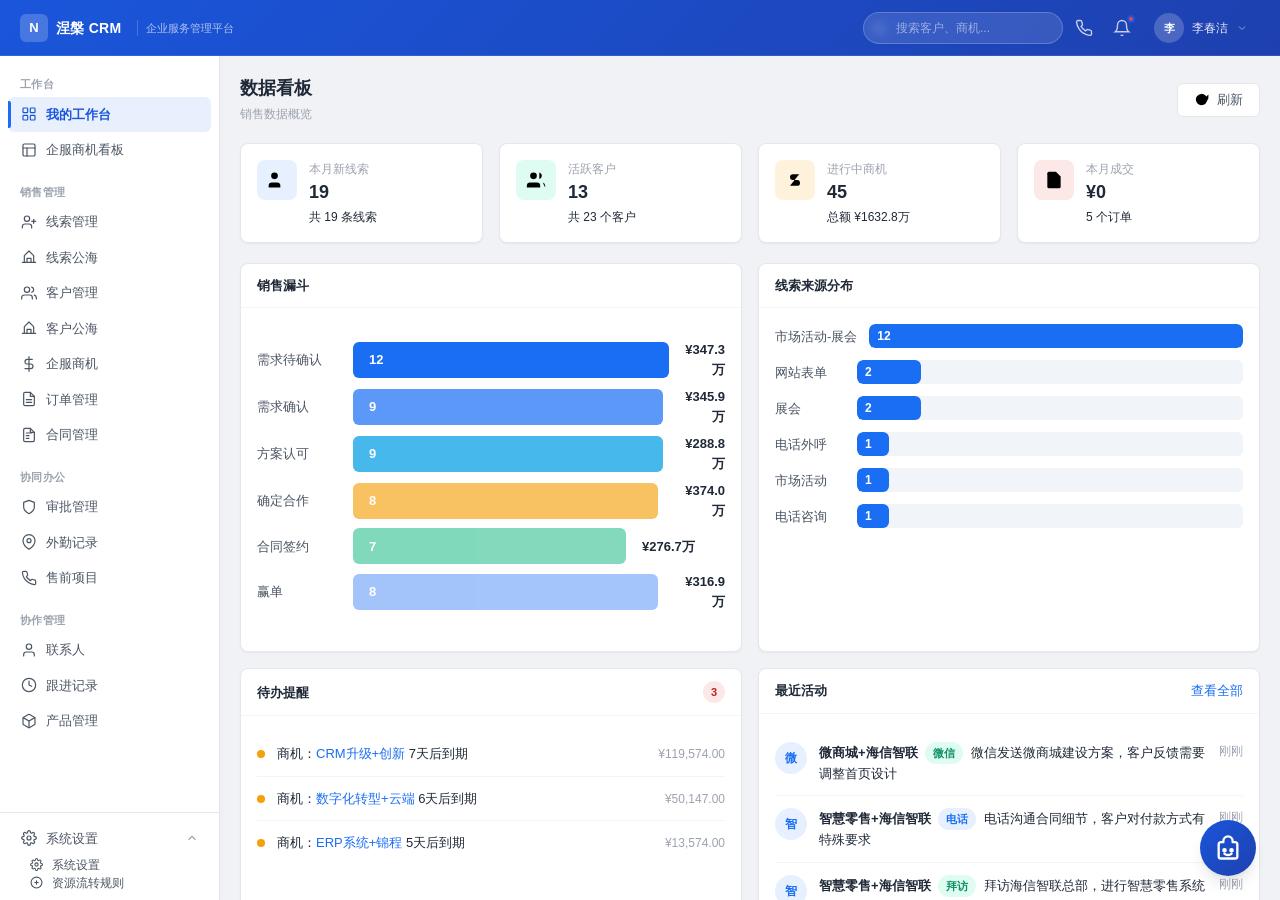
<file: index.html>
<!DOCTYPE html>
<html lang="zh-CN">
<head>
  <meta charset="UTF-8">
  <meta name="viewport" content="width=device-width, initial-scale=1.0">
  <title>CRM 客户关系管理系统</title>
  <link rel="stylesheet" href="css/variables.css">
  <link rel="stylesheet" href="css/base.css">
  <link rel="stylesheet" href="css/layout.css?v=5">
  <link rel="stylesheet" href="css/components.css?v=16">
  <link rel="stylesheet" href="css/pages.css?v=2">
  <link rel="stylesheet" href="css/ai-assistant.css?v=1">
  <link rel="icon" href="data:image/svg+xml,<svg xmlns='http://www.w3.org/2000/svg' viewBox='0 0 100 100'><text y='.9em' font-size='90'>📊</text></svg>">
</head>
<body>
  <div class="app-container">
    <!-- 顶部导航栏 - 深蓝色 -->
    <header class="topbar">
      <div class="topbar-left">
        <button class="btn-sidebar-toggle" id="btn-sidebar-toggle">
          <svg viewBox="0 0 24 24" style="width:18px;height:18px;stroke:currentColor;fill:none;stroke-width:2"><line x1="3" y1="12" x2="21" y2="12"/><line x1="3" y1="6" x2="21" y2="6"/><line x1="3" y1="18" x2="21" y2="18"/></svg>
        </button>
        <div class="topbar-brand">
          <div class="brand-icon">N</div>
          <span class="brand-text">涅槃 CRM</span>
          <span class="brand-sub">企业服务管理平台</span>
        </div>
      </div>
      <div class="topbar-right">
        <div class="topbar-search">
          <svg class="search-icon" viewBox="0 0 24 24" style="stroke:currentColor;fill:none;stroke-width:2"><circle cx="11" cy="11" r="8"/><line x1="21" y1="21" x2="16.65" y2="16.65"/></svg>
          <input type="text" id="global-search" placeholder="搜索客户、商机...">
        </div>
        <button class="topbar-icon-btn" title="电话">
          <svg viewBox="0 0 24 24"><path d="M22 16.92v3a2 2 0 0 1-2.18 2 19.79 19.79 0 0 1-8.63-3.07 19.5 19.5 0 0 1-6-6 19.79 19.79 0 0 1-3.07-8.67A2 2 0 0 1 4.11 2h3a2 2 0 0 1 2 1.72c.127.96.361 1.903.7 2.81a2 2 0 0 1-.45 2.11L8.09 9.91a16 16 0 0 0 6 6l1.27-1.27a2 2 0 0 1 2.11-.45c.907.339 1.85.573 2.81.7A2 2 0 0 1 22 16.92z"/></svg>
        </button>
        <button class="topbar-icon-btn" title="通知" id="btn-notification">
          <svg viewBox="0 0 24 24"><path d="M18 8A6 6 0 0 0 6 8c0 7-3 9-3 9h18s-3-2-3-9"/><path d="M13.73 21a2 2 0 0 1-3.46 0"/></svg>
          <span class="icon-badge"></span>
        </button>
        <div class="topbar-user" id="topbar-user">
          <div class="user-avatar">李</div>
          <span class="user-name">李春洁</span>
          <svg class="user-arrow" viewBox="0 0 24 24"><polyline points="6 9 12 15 18 9"/></svg>
        </div>
      </div>
    </header>

    <!-- 主体区域：侧边栏 + 内容 -->
    <div class="main-area">
      <!-- 侧边栏 - 浅灰白底 -->
      <aside class="sidebar" id="sidebar">
        <nav class="sidebar-nav">
          <div class="sidebar-section">
            <div class="sidebar-section-title">工作台</div>
            <div class="nav-item active" data-route="#/dashboard">
              <span class="nav-icon"><svg viewBox="0 0 24 24"><rect x="3" y="3" width="7" height="7" rx="1"/><rect x="14" y="3" width="7" height="7" rx="1"/><rect x="3" y="14" width="7" height="7" rx="1"/><rect x="14" y="14" width="7" height="7" rx="1"/></svg></span>
              <span>我的工作台</span>
            </div>
            <div class="nav-item" data-route="#/opp-board">
              <span class="nav-icon"><svg viewBox="0 0 24 24"><rect x="3" y="3" width="18" height="18" rx="2"/><line x1="3" y1="9" x2="21" y2="9"/><line x1="9" y1="21" x2="9" y2="9"/></svg></span>
              <span>企服商机看板</span>
            </div>
          </div>

          <div class="sidebar-section">
            <div class="sidebar-section-title">销售管理</div>
            <div class="nav-item" data-route="#/leads">
              <span class="nav-icon"><svg viewBox="0 0 24 24"><path d="M16 21v-2a4 4 0 0 0-4-4H6a4 4 0 0 0-4 4v2"/><circle cx="9" cy="7" r="4"/><line x1="19" y1="8" x2="19" y2="14"/><line x1="22" y1="11" x2="16" y2="11"/></svg></span>
              <span>线索管理</span>
            </div>
            <div class="nav-item" data-route="#/lead-pool">
              <span class="nav-icon"><svg viewBox="0 0 24 24"><path d="M2 20h20"/><path d="M5 20V10l7-7 7 7v10"/><path d="M9 20v-6h6v6"/></svg></span>
              <span>线索公海</span>
            </div>
            <div class="nav-item" data-route="#/customers">
              <span class="nav-icon"><svg viewBox="0 0 24 24"><path d="M17 21v-2a4 4 0 0 0-4-4H5a4 4 0 0 0-4 4v2"/><circle cx="9" cy="7" r="4"/><path d="M23 21v-2a4 4 0 0 0-3-3.87"/><path d="M16 3.13a4 4 0 0 1 0 7.75"/></svg></span>
              <span>客户管理</span>
            </div>
            <div class="nav-item" data-route="#/customer-pool">
              <span class="nav-icon"><svg viewBox="0 0 24 24"><path d="M2 20h20"/><path d="M5 20V10l7-7 7 7v10"/><path d="M9 20v-6h6v6"/></svg></span>
              <span>客户公海</span>
            </div>
            <div class="nav-item" data-route="#/opportunities">
              <span class="nav-icon"><svg viewBox="0 0 24 24"><line x1="12" y1="1" x2="12" y2="23"/><path d="M17 5H9.5a3.5 3.5 0 0 0 0 7h5a3.5 3.5 0 0 1 0 7H6"/></svg></span>
              <span>企服商机</span>
            </div>
            <div class="nav-item" data-route="#/orders">
              <span class="nav-icon"><svg viewBox="0 0 24 24"><path d="M14 2H6a2 2 0 0 0-2 2v16a2 2 0 0 0 2 2h12a2 2 0 0 0 2-2V8z"/><polyline points="14 2 14 8 20 8"/><line x1="16" y1="13" x2="8" y2="13"/><line x1="16" y1="17" x2="8" y2="17"/></svg></span>
              <span>订单管理</span>
            </div>
            <div class="nav-item" data-route="#/contracts">
              <span class="nav-icon"><svg viewBox="0 0 24 24"><path d="M14 2H6a2 2 0 0 0-2 2v16a2 2 0 0 0 2 2h12a2 2 0 0 0 2-2V8z"/><polyline points="14 2 14 8 20 8"/><line x1="12" y1="13" x2="8" y2="13"/><line x1="12" y1="17" x2="8" y2="17"/><line x1="16" y1="9" x2="8" y2="9"/></svg></span>
              <span>合同管理</span>
            </div>
          </div>

          <div class="sidebar-section">
            <div class="sidebar-section-title">协同办公</div>
            <div class="nav-item" data-route="#/approvals">
              <span class="nav-icon"><svg viewBox="0 0 24 24"><path d="M12 22s8-4 8-10V5l-8-3-8 3v7c0 6 8 10 8 10z"/></svg></span>
              <span>审批管理</span>
            </div>
            <div class="nav-item" data-route="#/field-visits">
              <span class="nav-icon"><svg viewBox="0 0 24 24"><path d="M21 10c0 7-9 13-9 13s-9-6-9-13a9 9 0 0 1 18 0z"/><circle cx="12" cy="10" r="3"/></svg></span>
              <span>外勤记录</span>
            </div>
            <div class="nav-item" data-route="#/pre-sales">
              <span class="nav-icon"><svg viewBox="0 0 24 24"><path d="M22 16.92v3a2 2 0 0 1-2.18 2 19.79 19.79 0 0 1-8.63-3.07 19.5 19.5 0 0 1-6-6 19.79 19.79 0 0 1-3.07-8.67A2 2 0 0 1 4.11 2h3a2 2 0 0 1 2 1.72c.127.96.361 1.903.7 2.81a2 2 0 0 1-.45 2.11L8.09 9.91a16 16 0 0 0 6 6l1.27-1.27a2 2 0 0 1 2.11-.45c.907.339 1.85.573 2.81.7A2 2 0 0 1 22 16.92z"/></svg></span>
              <span>售前项目</span>
            </div>
          </div>

          <div class="sidebar-section">
            <div class="sidebar-section-title">协作管理</div>
            <div class="nav-item" data-route="#/contacts">
              <span class="nav-icon"><svg viewBox="0 0 24 24"><path d="M20 21v-2a4 4 0 0 0-4-4H8a4 4 0 0 0-4 4v2"/><circle cx="12" cy="7" r="4"/></svg></span>
              <span>联系人</span>
            </div>
            <div class="nav-item" data-route="#/followups">
              <span class="nav-icon"><svg viewBox="0 0 24 24"><circle cx="12" cy="12" r="10"/><polyline points="12 6 12 12 16 14"/></svg></span>
              <span>跟进记录</span>
            </div>
            <div class="nav-item" data-route="#/products">
              <span class="nav-icon"><svg viewBox="0 0 24 24"><path d="M21 16V8a2 2 0 0 0-1-1.73l-7-4a2 2 0 0 0-2 0l-7 4A2 2 0 0 0 3 8v8a2 2 0 0 0 1 1.73l7 4a2 2 0 0 0 2 0l7-4A2 2 0 0 0 21 16z"/><polyline points="3.27 6.96 12 12.01 20.73 6.96"/><line x1="12" y1="22.08" x2="12" y2="12"/></svg></span>
              <span>产品管理</span>
            </div>
          </div>
        </nav>

        <div class="sidebar-footer">
          <div class="nav-group expanded">
            <div class="nav-item nav-group-toggle">
              <span class="nav-icon"><svg viewBox="0 0 24 24"><circle cx="12" cy="12" r="3"/><path d="M19.4 15a1.65 1.65 0 0 0 .33 1.82l.06.06a2 2 0 0 1 0 2.83 2 2 0 0 1-2.83 0l-.06-.06a1.65 1.65 0 0 0-1.82-.33 1.65 1.65 0 0 0-1 1.51V21a2 2 0 0 1-2 2 2 2 0 0 1-2-2v-.09A1.65 1.65 0 0 0 9 19.4a1.65 1.65 0 0 0-1.82.33l-.06.06a2 2 0 0 1-2.83 0 2 2 0 0 1 0-2.83l.06-.06A1.65 1.65 0 0 0 4.68 15a1.65 1.65 0 0 0-1.51-1H3a2 2 0 0 1-2-2 2 2 0 0 1 2-2h.09A1.65 1.65 0 0 0 4.6 9a1.65 1.65 0 0 0-.33-1.82l-.06-.06a2 2 0 0 1 0-2.83 2 2 0 0 1 2.83 0l.06.06A1.65 1.65 0 0 0 9 4.68a1.65 1.65 0 0 0 1-1.51V3a2 2 0 0 1 2-2 2 2 0 0 1 2 2v.09a1.65 1.65 0 0 0 1 1.51 1.65 1.65 0 0 0 1.82-.33l.06-.06a2 2 0 0 1 2.83 0 2 2 0 0 1 0 2.83l-.06.06A1.65 1.65 0 0 0 19.4 9a1.65 1.65 0 0 0 1.51 1H21a2 2 0 0 1 2 2 2 2 0 0 1-2 2h-.09a1.65 1.65 0 0 0-1.51 1z"/></svg></span>
              <span>系统设置</span>
              <span class="nav-group-arrow"><svg viewBox="0 0 24 24" width="14" height="14" stroke="currentColor" fill="none" stroke-width="2"><polyline points="6 9 12 15 18 9"/></svg></span>
            </div>
            <div class="nav-sub-items">
              <div class="nav-sub-item" data-route="#/settings">
                <span class="nav-icon"><svg viewBox="0 0 24 24" width="14" height="14" stroke="currentColor" fill="none" stroke-width="2"><circle cx="12" cy="12" r="3"/><path d="M19.4 15a1.65 1.65 0 0 0 .33 1.82l.06.06a2 2 0 0 1 0 2.83 2 2 0 0 1-2.83 0l-.06-.06a1.65 1.65 0 0 0-1.82-.33 1.65 1.65 0 0 0-1 1.51V21a2 2 0 0 1-2 2 2 2 0 0 1-2-2v-.09A1.65 1.65 0 0 0 9 19.4a1.65 1.65 0 0 0-1.82.33l-.06.06a2 2 0 0 1-2.83 0 2 2 0 0 1 0-2.83l.06-.06A1.65 1.65 0 0 0 4.68 15a1.65 1.65 0 0 0-1.51-1H3a2 2 0 0 1-2-2 2 2 0 0 1 2-2h.09A1.65 1.65 0 0 0 4.6 9a1.65 1.65 0 0 0-.33-1.82l-.06-.06a2 2 0 0 1 0-2.83 2 2 0 0 1 2.83 0l.06.06A1.65 1.65 0 0 0 9 4.68a1.65 1.65 0 0 0 1-1.51V3a2 2 0 0 1 2-2 2 2 0 0 1 2 2v.09a1.65 1.65 0 0 0 1 1.51 1.65 1.65 0 0 0 1.82-.33l.06-.06a2 2 0 0 1 2.83 0 2 2 0 0 1 0 2.83l-.06.06A1.65 1.65 0 0 0 19.4 9a1.65 1.65 0 0 0 1.51 1H21a2 2 0 0 1 2 2 2 2 0 0 1-2 2h-.09a1.65 1.65 0 0 0-1.51 1z"/></svg></span>
                <span>系统设置</span>
              </div>
              <div class="nav-sub-item" data-route="#/rules">
                <span class="nav-icon"><svg viewBox="0 0 24 24" width="14" height="14" stroke="currentColor" fill="none" stroke-width="2"><circle cx="12" cy="12" r="10"/><path d="M12 8v8"/><path d="M8 12h8"/></svg></span>
                <span>资源流转规则</span>
              </div>
            </div>
          </div>
        </div>
      </aside>

      <!-- 移动端遮罩 -->
      <div class="sidebar-overlay" id="sidebar-overlay"></div>

      <!-- 内容区 -->
      <div class="content-wrapper">
        <div class="content-area" id="app-content">
          <!-- 内容由路由动态渲染 -->
          <div style="display:flex;align-items:center;justify-content:center;height:100%">
            <div class="spinner" style="width:32px;height:32px;border-width:3px"></div>
          </div>
        </div>
      </div>
    </div>
  </div>

  <!-- JS 加载顺序 -->
  <script src="js/events.js?v=2"></script>
  <script src="js/utils/helpers.js?v=2"></script>
  <script src="js/store.js?v=4"></script>
  <script src="js/router.js?v=2"></script>
  <script src="js/ui.js?v=3"></script>
  <script src="js/components.js?v=5"></script>
  <script src="js/modules/dashboard.js?v=2"></script>
  <script src="js/modules/oppBoard.js?v=2"></script>
  <script src="js/modules/products.js?v=3"></script>
  <script src="js/modules/leads.js?v=4"></script>
  <script src="js/modules/customers.js?v=47"></script>
  <script src="js/modules/contacts.js?v=4"></script>
  <script src="js/modules/opportunities_new.js"></script>
  <script src="js/modules/leadPool.js?v=2"></script>
  <script src="js/modules/customerPool.js?v=4"></script>
  <script src="js/modules/orders.js?v=9"></script>
  <script src="js/modules/contracts.js?v=6"></script>
  <script src="js/modules/rules.js?v=2"></script>
  <script src="js/modules/followups.js?v=11"></script>
  <script src="js/modules/approvals.js?v=10"></script>
  <script src="js/modules/fieldVisits.js?v=1"></script>
  <script src="js/modules/preSales.js?v=39"></script>
  <script src="js/modules/aiAssistant.js?v=1"></script>
  <script src="js/utils/seed.js?v=29"></script>
  <script src="js/app.js?v=14"></script>
</body>
</html>
</file>
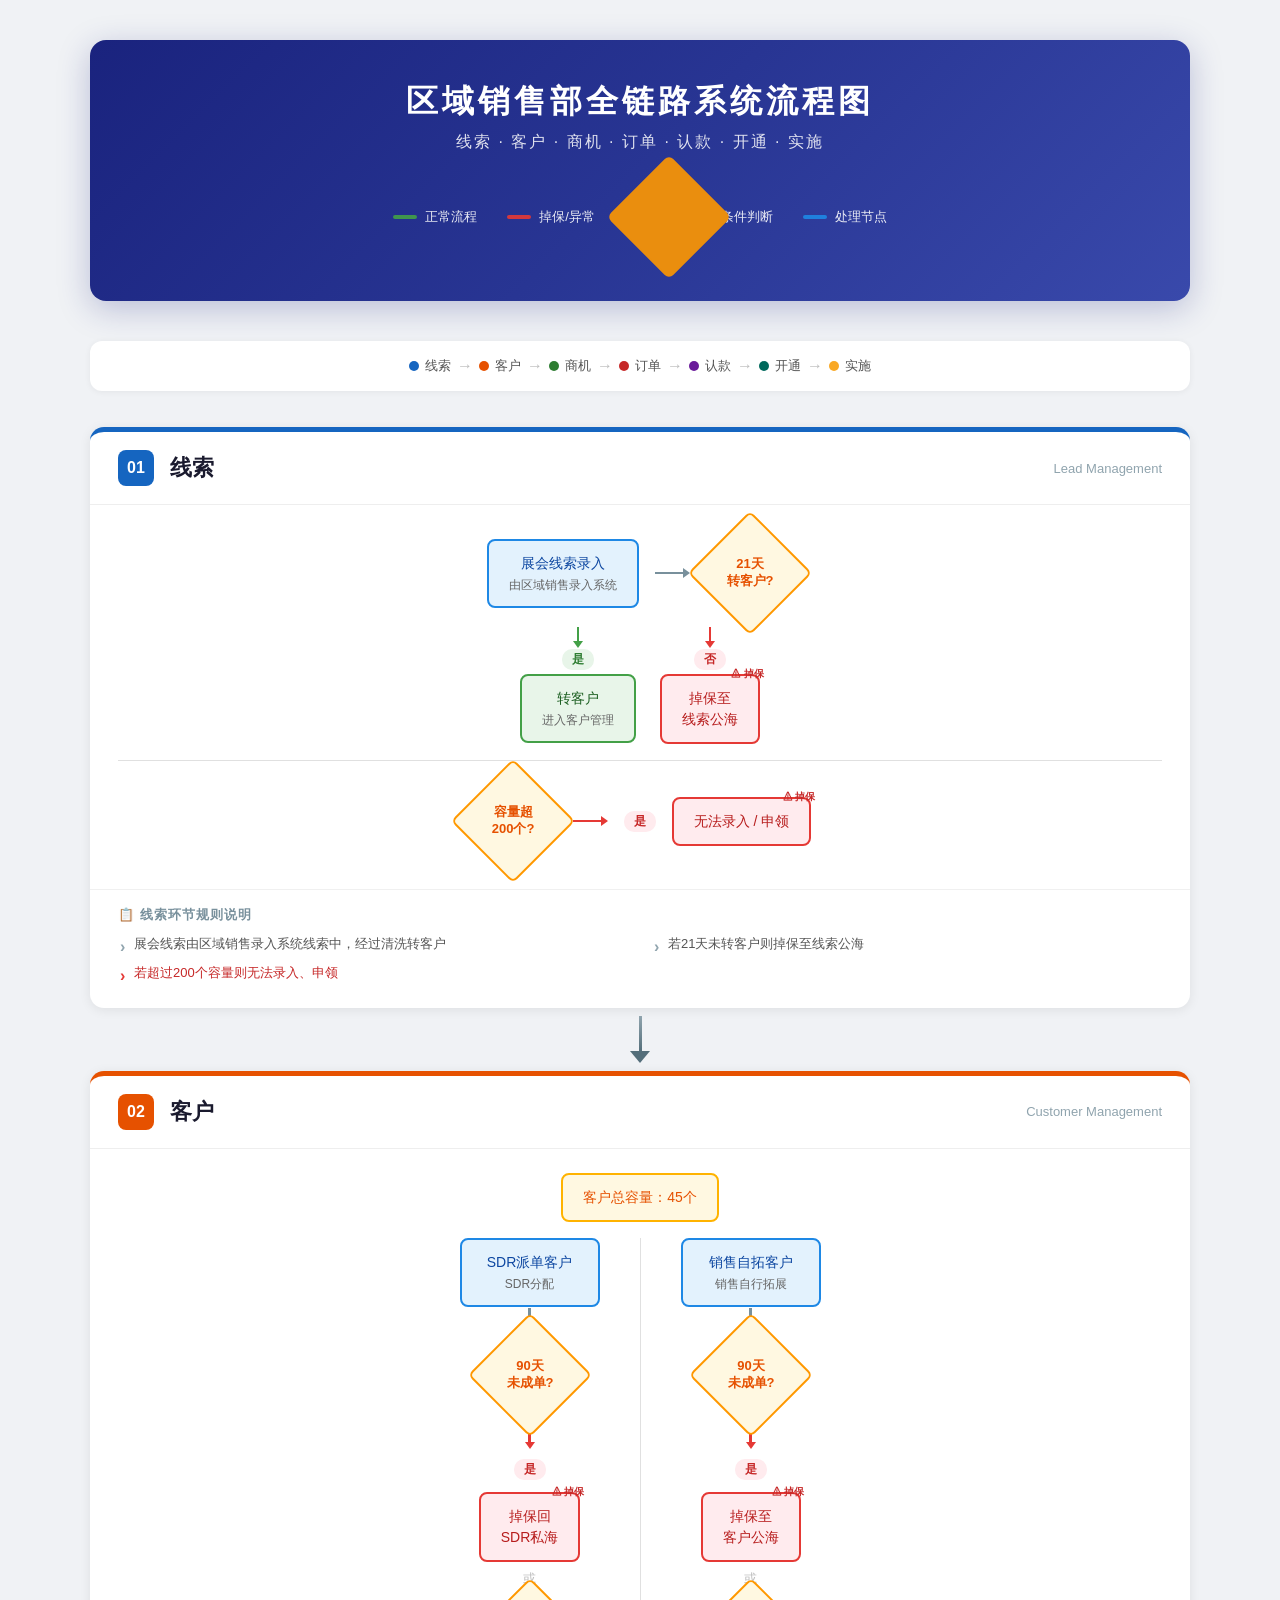
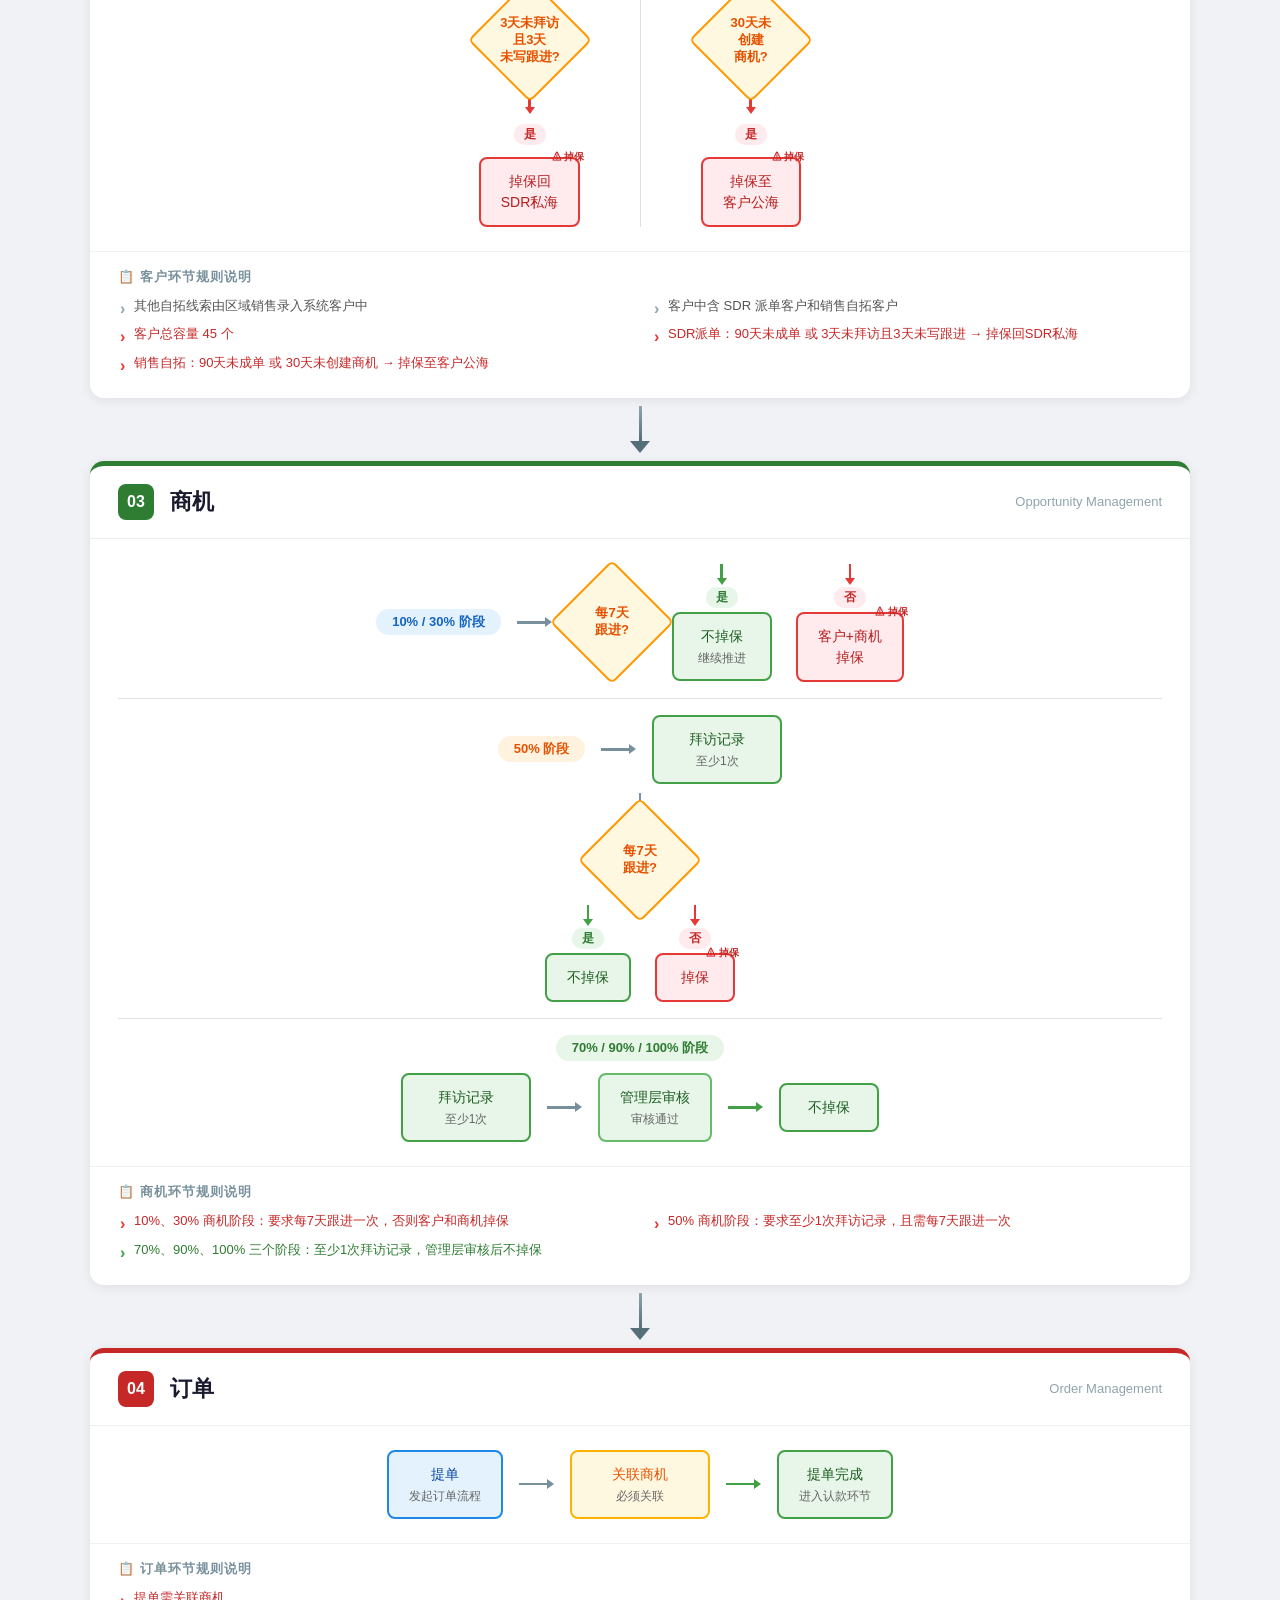
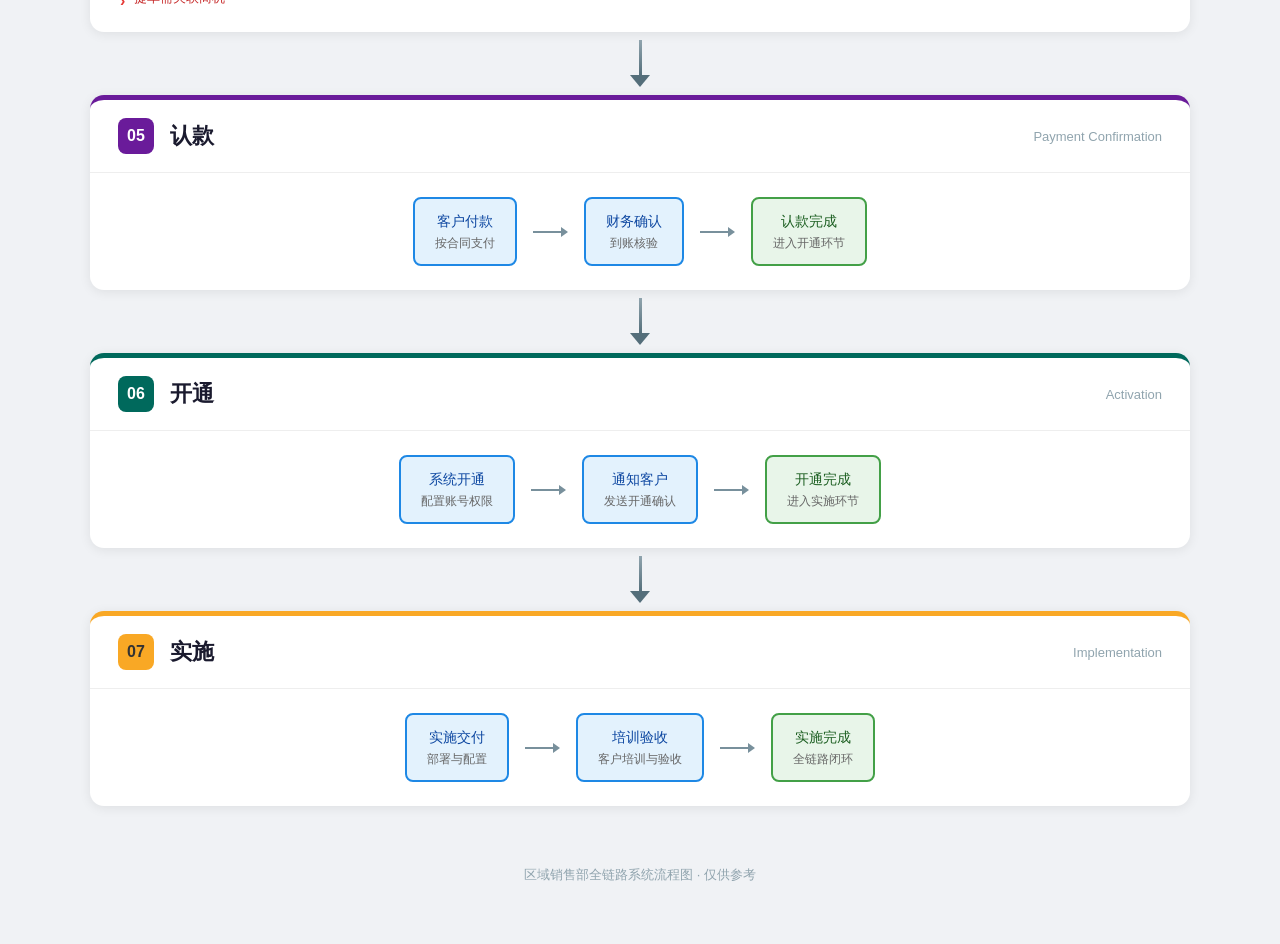
<file: flowchart.html>
<!DOCTYPE html>
<html lang="zh-CN">
<head>
<meta charset="UTF-8">
<meta name="viewport" content="width=device-width, initial-scale=1.0">
<title>区域销售部全链路系统流程图</title>
<style>
  * { margin: 0; padding: 0; box-sizing: border-box; }
  body {
    font-family: -apple-system, BlinkMacSystemFont, "Segoe UI", "PingFang SC", "Microsoft YaHei", sans-serif;
    background: #f0f2f5;
    color: #333;
    padding: 40px 20px;
  }
  .container {
    max-width: 1100px;
    margin: 0 auto;
  }

  /* Header */
  .page-header {
    text-align: center;
    margin-bottom: 40px;
    padding: 40px 30px;
    background: linear-gradient(135deg, #1a237e 0%, #283593 50%, #3949ab 100%);
    border-radius: 16px;
    color: #fff;
    box-shadow: 0 8px 32px rgba(26,35,126,0.25);
  }
  .page-header h1 {
    font-size: 32px;
    font-weight: 700;
    letter-spacing: 4px;
    margin-bottom: 8px;
  }
  .page-header p {
    font-size: 16px;
    opacity: 0.85;
    letter-spacing: 2px;
  }

  /* Legend */
  .legend {
    display: flex;
    justify-content: center;
    gap: 30px;
    margin-top: 20px;
    flex-wrap: wrap;
  }
  .legend-item {
    display: flex;
    align-items: center;
    gap: 8px;
    font-size: 13px;
    opacity: 0.9;
  }
  .legend-color {
    width: 24px;
    height: 4px;
    border-radius: 2px;
  }
  .legend-color.normal { background: #43a047; }
  .legend-color.drop { background: #e53935; }
  .legend-color.decision { background: #ff9800; }
  .legend-color.process { background: #1e88e5; }

  /* Connector between stages */
  .connector {
    display: flex;
    flex-direction: column;
    align-items: center;
    padding: 8px 0;
    color: #90a4ae;
  }
  .connector .arrow-line {
    width: 3px;
    height: 36px;
    background: linear-gradient(to bottom, #90a4ae, #546e7a);
  }
  .connector .arrow-head {
    width: 0;
    height: 0;
    border-left: 10px solid transparent;
    border-right: 10px solid transparent;
    border-top: 12px solid #546e7a;
    margin-top: -1px;
  }

  /* Stage Card */
  .stage-card {
    background: #fff;
    border-radius: 14px;
    box-shadow: 0 2px 12px rgba(0,0,0,0.08);
    overflow: hidden;
    margin-bottom: 0;
    border-top: 5px solid #ccc;
    transition: box-shadow 0.2s;
  }
  .stage-card:hover {
    box-shadow: 0 4px 24px rgba(0,0,0,0.14);
  }
  .stage-card.stage-1 { border-top-color: #1565c0; }
  .stage-card.stage-2 { border-top-color: #e65100; }
  .stage-card.stage-3 { border-top-color: #2e7d32; }
  .stage-card.stage-4 { border-top-color: #c62828; }
  .stage-card.stage-5 { border-top-color: #6a1b9a; }
  .stage-card.stage-6 { border-top-color: #00695c; }
  .stage-card.stage-7 { border-top-color: #f9a825; }

  .stage-header {
    display: flex;
    align-items: center;
    gap: 16px;
    padding: 18px 28px;
    border-bottom: 1px solid #eee;
  }
  .stage-num {
    width: 36px;
    height: 36px;
    border-radius: 8px;
    display: flex;
    align-items: center;
    justify-content: center;
    font-size: 16px;
    font-weight: 700;
    color: #fff;
    flex-shrink: 0;
  }
  .stage-1 .stage-num { background: #1565c0; }
  .stage-2 .stage-num { background: #e65100; }
  .stage-3 .stage-num { background: #2e7d32; }
  .stage-4 .stage-num { background: #c62828; }
  .stage-5 .stage-num { background: #6a1b9a; }
  .stage-6 .stage-num { background: #00695c; }
  .stage-7 .stage-num { background: #f9a825; color: #333; }

  .stage-title {
    font-size: 22px;
    font-weight: 700;
    color: #1a1a2e;
  }
  .stage-subtitle {
    font-size: 13px;
    color: #90a4ae;
    margin-left: auto;
  }

  /* Flow Diagram Area */
  .flow-area {
    padding: 24px 28px;
  }

  /* Flow Nodes */
  .flow {
    display: flex;
    flex-direction: column;
    gap: 0;
    align-items: center;
  }

  .flow-row {
    display: flex;
    align-items: center;
    justify-content: center;
    gap: 16px;
  }

  .node {
    padding: 12px 20px;
    border-radius: 8px;
    font-size: 14px;
    font-weight: 500;
    text-align: center;
    min-width: 100px;
    max-width: 180px;
    line-height: 1.5;
    position: relative;
  }
  .node.process {
    background: #e3f2fd;
    border: 2px solid #1e88e5;
    color: #0d47a1;
  }
  .node.process-green {
    background: #e8f5e9;
    border: 2px solid #43a047;
    color: #1b5e20;
  }
  .node.drop {
    background: #ffebee;
    border: 2px solid #e53935;
    color: #b71c1c;
  }
  .node.drop::before {
    content: "⚠ 掉保";
    position: absolute;
    top: -10px;
    right: -6px;
    font-size: 10px;
    color: #c62828;
    font-weight: 700;
  }
  .node.info {
    background: #fff8e1;
    border: 2px solid #ffb300;
    color: #e65100;
  }
  .node.success {
    background: #e8f5e9;
    border: 2px solid #66bb6a;
    color: #1b5e20;
  }
  .node.subtle {
    background: #f5f5f5;
    border: 2px dashed #bdbdbd;
    color: #757575;
  }
  .node .small {
    font-size: 11px;
    font-weight: 400;
    color: #666;
    display: block;
    margin-top: 2px;
  }

  /* Decision diamond */
  .decision-wrap {
    display: flex;
    flex-direction: column;
    align-items: center;
    position: relative;
  }
  .decision {
    width: 88px;
    height: 88px;
    transform: rotate(45deg);
    border: 2.5px solid #ff9800;
    background: #fff8e1;
    border-radius: 6px;
    display: flex;
    align-items: center;
    justify-content: center;
  }
  .decision-text {
    transform: rotate(-45deg);
    font-size: 13px;
    font-weight: 600;
    color: #e65100;
    text-align: center;
    line-height: 1.3;
    width: 72px;
  }

  /* Arrows */
  .arrow-h {
    display: flex;
    align-items: center;
    flex-shrink: 0;
  }
  .arrow-h .line {
    width: 28px;
    height: 2.5px;
  }
  .arrow-h .head {
    width: 0;
    height: 0;
    border-left: 7px solid;
    border-top: 5px solid transparent;
    border-bottom: 5px solid transparent;
  }
  .arrow-h.normal .line { background: #43a047; }
  .arrow-h.normal .head { border-left-color: #43a047; }
  .arrow-h.drop .line { background: #e53935; }
  .arrow-h.drop .head { border-left-color: #e53935; }
  .arrow-h.default .line { background: #78909c; }
  .arrow-h.default .head { border-left-color: #78909c; }

  /* Vertical arrow */
  .arrow-v {
    display: flex;
    flex-direction: column;
    align-items: center;
    height: 24px;
    justify-content: center;
    flex-shrink: 0;
  }
  .arrow-v .line {
    width: 2.5px;
    height: 14px;
  }
  .arrow-v .head {
    width: 0;
    height: 0;
    border-top: 7px solid;
    border-left: 5px solid transparent;
    border-right: 5px solid transparent;
  }
  .arrow-v.normal .line { background: #43a047; }
  .arrow-v.normal .head { border-top-color: #43a047; }
  .arrow-v.drop .line { background: #e53935; }
  .arrow-v.drop .head { border-top-color: #e53935; }
  .arrow-v.default .line { background: #78909c; }
  .arrow-v.default .head { border-top-color: #78909c; }

  /* Branch labels */
  .branch-label {
    font-size: 12px;
    font-weight: 600;
    padding: 2px 10px;
    border-radius: 10px;
    margin-bottom: 4px;
    text-align: center;
    min-width: 30px;
  }
  .branch-label.yes {
    color: #2e7d32;
    background: #e8f5e9;
  }
  .branch-label.no {
    color: #c62828;
    background: #ffebee;
  }

  /* Branch row */
  .branch-row {
    display: flex;
    gap: 24px;
    justify-content: center;
    margin-top: 8px;
    flex-wrap: wrap;
  }
  .branch-item {
    display: flex;
    flex-direction: column;
    align-items: center;
  }

  /* Column layout within flow */
  .col {
    display: flex;
    flex-direction: column;
    align-items: center;
  }

  /* Separator in flow */
  .flow-sep {
    width: 100%;
    height: 1px;
    background: #e0e0e0;
    margin: 16px 0;
  }

  /* Rules detail section */
  .rules-section {
    padding: 16px 28px 24px;
    border-top: 1px solid #f0f0f0;
  }
  .rules-title {
    font-size: 13px;
    font-weight: 700;
    color: #78909c;
    margin-bottom: 10px;
    letter-spacing: 1px;
  }
  .rules-list {
    display: grid;
    grid-template-columns: 1fr 1fr;
    gap: 8px 24px;
    list-style: none;
  }
  .rules-list li {
    font-size: 13px;
    line-height: 1.6;
    color: #555;
    padding-left: 16px;
    position: relative;
  }
  .rules-list li::before {
    content: "›";
    position: absolute;
    left: 2px;
    color: #90a4ae;
    font-size: 16px;
    font-weight: 700;
  }
  .rules-list li.important {
    color: #c62828;
  }
  .rules-list li.important::before {
    color: #e53935;
  }
  .rules-list li.success {
    color: #2e7d32;
  }
  .rules-list li.success::before {
    color: #43a047;
  }

  /* Flow with table-like layout for complex branches */
  .flow-table {
    display: flex;
    flex-direction: column;
    align-items: center;
    gap: 0;
    width: 100%;
  }

  .sub-flow {
    display: flex;
    flex-direction: column;
    align-items: center;
  }

  /* Responsive */
  @media (max-width: 800px) {
    .rules-list {
      grid-template-columns: 1fr;
    }
    .page-header h1 { font-size: 24px; }
    .flow-row { flex-wrap: wrap; }
    .branch-row { flex-direction: column; align-items: center; }
  }

  /* Visit badge */
  .badge {
    display: inline-block;
    font-size: 11px;
    padding: 1px 8px;
    border-radius: 10px;
    font-weight: 600;
    margin-left: 4px;
  }
  .badge.visit { background: #e8f5e9; color: #2e7d32; }
  .badge.review { background: #e3f2fd; color: #1565c0; }

  /* Multi-line node text */
  .node .multi {
    display: block;
    font-size: 12px;
    font-weight: 400;
    color: #666;
    margin-top: 2px;
  }

  /* timeline marker */
  .timeline-marker {
    display: inline-block;
    font-size: 11px;
    color: #78909c;
    background: #f5f5f5;
    padding: 1px 8px;
    border-radius: 8px;
    margin-top: 3px;
  }

  /* Compact inline rules */
  .inline-rules {
    display: flex;
    gap: 16px;
    flex-wrap: wrap;
    justify-content: center;
    margin-top: 10px;
  }
  .inline-rule {
    font-size: 12px;
    padding: 6px 14px;
    border-radius: 20px;
    background: #f5f5f5;
    color: #666;
    border: 1px solid #e0e0e0;
  }
  .inline-rule.warn {
    background: #fff3e0;
    border-color: #ffcc80;
    color: #e65100;
  }
  .inline-rule.ok {
    background: #e8f5e9;
    border-color: #a5d6a7;
    color: #2e7d32;
  }

  /* Arrow text label */
  .arrow-label {
    font-size: 11px;
    color: #78909c;
    margin: 0 4px;
    white-space: nowrap;
  }

  /* Stage overview bar */
  .overview-bar {
    display: flex;
    align-items: center;
    justify-content: center;
    gap: 6px;
    margin-bottom: 36px;
    padding: 16px 20px;
    background: #fff;
    border-radius: 12px;
    box-shadow: 0 1px 6px rgba(0,0,0,0.06);
    flex-wrap: wrap;
  }
  .overview-item {
    display: flex;
    align-items: center;
    gap: 6px;
  }
  .overview-dot {
    width: 10px;
    height: 10px;
    border-radius: 50%;
    flex-shrink: 0;
  }
  .overview-item span {
    font-size: 13px;
    font-weight: 500;
    color: #555;
  }
  .overview-arrow {
    color: #bdbdbd;
    font-size: 16px;
    font-weight: 300;
  }

  /* Hover effect on the overview bar */
  .overview-item:hover span {
    color: inherit;
  }
</style>
</head>
<body>

<div class="container">

  <!-- Header -->
  <div class="page-header">
    <h1>区域销售部全链路系统流程图</h1>
    <p>线索 · 客户 · 商机 · 订单 · 认款 · 开通 · 实施</p>
    <div class="legend">
      <div class="legend-item"><div class="legend-color normal"></div>正常流程</div>
      <div class="legend-item"><div class="legend-color drop"></div>掉保/异常</div>
      <div class="legend-item"><div class="legend-color decision"></div>条件判断</div>
      <div class="legend-item"><div class="legend-color process"></div>处理节点</div>
    </div>
  </div>

  <!-- Overview Bar -->
  <div class="overview-bar">
    <div class="overview-item"><div class="overview-dot" style="background:#1565c0"></div><span>线索</span></div>
    <span class="overview-arrow">→</span>
    <div class="overview-item"><div class="overview-dot" style="background:#e65100"></div><span>客户</span></div>
    <span class="overview-arrow">→</span>
    <div class="overview-item"><div class="overview-dot" style="background:#2e7d32"></div><span>商机</span></div>
    <span class="overview-arrow">→</span>
    <div class="overview-item"><div class="overview-dot" style="background:#c62828"></div><span>订单</span></div>
    <span class="overview-arrow">→</span>
    <div class="overview-item"><div class="overview-dot" style="background:#6a1b9a"></div><span>认款</span></div>
    <span class="overview-arrow">→</span>
    <div class="overview-item"><div class="overview-dot" style="background:#00695c"></div><span>开通</span></div>
    <span class="overview-arrow">→</span>
    <div class="overview-item"><div class="overview-dot" style="background:#f9a825"></div><span>实施</span></div>
  </div>

  <!-- ==================== Stage 1: 线索 ==================== -->
  <div class="stage-card stage-1">
    <div class="stage-header">
      <div class="stage-num">01</div>
      <div class="stage-title">线索</div>
      <span class="stage-subtitle">Lead Management</span>
    </div>
    <div class="flow-area">
      <div class="flow-table">
        <!-- Main flow: 展会线索录入 -->
        <div class="flow-row">
          <div class="node process">展会线索录入<br><span class="multi">由区域销售录入系统</span></div>
          <div class="arrow-h default">
            <div class="line"></div>
            <div class="head"></div>
          </div>
          <div class="decision-wrap">
            <div class="decision">
              <div class="decision-text">21天<br>转客户?</div>
            </div>
          </div>
        </div>

        <!-- Decision branches -->
        <div class="branch-row">
          <!-- Yes branch -->
          <div class="branch-item">
            <div class="arrow-v normal"><div class="line"></div><div class="head"></div></div>
            <div class="branch-label yes">是</div>
            <div class="node process-green">转客户<br><span class="multi">进入客户管理</span></div>
          </div>

          <!-- No branch -->
          <div class="branch-item">
            <div class="arrow-v drop"><div class="line"></div><div class="head"></div></div>
            <div class="branch-label no">否</div>
            <div class="node drop">掉保至<br>线索公海</div>
          </div>
        </div>

        <!-- Capacity check -->
        <div class="flow-sep"></div>

        <div class="flow-row">
          <div class="decision-wrap">
            <div class="decision">
              <div class="decision-text">容量超<br>200个?</div>
            </div>
          </div>
          <div class="arrow-h drop">
            <div class="line"></div>
            <div class="head"></div>
          </div>
          <div class="branch-item">
            <div class="branch-label no" style="margin-bottom:0">是</div>
          </div>
          <div class="node drop">无法录入 / 申领</div>
        </div>
      </div>
    </div>
    <div class="rules-section">
      <div class="rules-title">📋 线索环节规则说明</div>
      <ul class="rules-list">
        <li>展会线索由区域销售录入系统线索中，经过清洗转客户</li>
        <li>若21天未转客户则掉保至线索公海</li>
        <li class="important">若超过200个容量则无法录入、申领</li>
      </ul>
    </div>
  </div>

  <!-- Connector -->
  <div class="connector">
    <div class="arrow-line"></div>
    <div class="arrow-head"></div>
  </div>

  <!-- ==================== Stage 2: 客户 ==================== -->
  <div class="stage-card stage-2">
    <div class="stage-header">
      <div class="stage-num">02</div>
      <div class="stage-title">客户</div>
      <span class="stage-subtitle">Customer Management</span>
    </div>
    <div class="flow-area">
      <div class="flow-table">
        <!-- Overview -->
        <div class="node info" style="margin-bottom:16px">客户总容量：45个</div>

        <!-- Two paths side by side -->
        <div style="display:flex; gap:40px; justify-content:center; flex-wrap:wrap;">
          <!-- SDR派单客户 -->
          <div class="col">
            <div class="node process" style="min-width:140px">SDR派单客户<br><span class="multi">SDR分配</span></div>
            <div class="arrow-v default"><div class="line"></div><div class="head"></div></div>

            <div class="col" style="gap:8px">
              <!-- Decision 1 -->
              <div class="decision-wrap">
                <div class="decision">
                  <div class="decision-text">90天<br>未成单?</div>
                </div>
              </div>
              <div class="arrow-v drop"><div class="line"></div><div class="head"></div></div>
              <div class="branch-label no">是</div>
              <div class="node drop">掉保回<br>SDR私海</div>
            </div>

            <div style="display:flex; align-items:center; margin:8px 0; color:#bdbdbd; font-size:13px; gap:8px;">
              <span style="flex:1; height:1px; background:#e0e0e0"></span>
              <span>或</span>
              <span style="flex:1; height:1px; background:#e0e0e0"></span>
            </div>

            <div class="col" style="gap:8px">
              <div class="decision-wrap">
                <div class="decision">
                  <div class="decision-text">3天未拜访<br>且3天<br>未写跟进?</div>
                </div>
              </div>
              <div class="arrow-v drop"><div class="line"></div><div class="head"></div></div>
              <div class="branch-label no">是</div>
              <div class="node drop">掉保回<br>SDR私海</div>
            </div>
          </div>

          <!-- Divider -->
          <div style="width:1px; background:#e0e0e0; min-height:280px; align-self:stretch;"></div>

          <!-- 销售自拓客户 -->
          <div class="col">
            <div class="node process" style="min-width:140px">销售自拓客户<br><span class="multi">销售自行拓展</span></div>
            <div class="arrow-v default"><div class="line"></div><div class="head"></div></div>

            <div class="col" style="gap:8px">
              <div class="decision-wrap">
                <div class="decision">
                  <div class="decision-text">90天<br>未成单?</div>
                </div>
              </div>
              <div class="arrow-v drop"><div class="line"></div><div class="head"></div></div>
              <div class="branch-label no">是</div>
              <div class="node drop">掉保至<br>客户公海</div>
            </div>

            <div style="display:flex; align-items:center; margin:8px 0; color:#bdbdbd; font-size:13px; gap:8px;">
              <span style="flex:1; height:1px; background:#e0e0e0"></span>
              <span>或</span>
              <span style="flex:1; height:1px; background:#e0e0e0"></span>
            </div>

            <div class="col" style="gap:8px">
              <div class="decision-wrap">
                <div class="decision">
                  <div class="decision-text">30天未<br>创建<br>商机?</div>
                </div>
              </div>
              <div class="arrow-v drop"><div class="line"></div><div class="head"></div></div>
              <div class="branch-label no">是</div>
              <div class="node drop">掉保至<br>客户公海</div>
            </div>
          </div>
        </div>
      </div>
    </div>
    <div class="rules-section">
      <div class="rules-title">📋 客户环节规则说明</div>
      <ul class="rules-list">
        <li>其他自拓线索由区域销售录入系统客户中</li>
        <li>客户中含 SDR 派单客户和销售自拓客户</li>
        <li class="important">客户总容量 45 个</li>
        <li class="important">SDR派单：90天未成单 或 3天未拜访且3天未写跟进 → 掉保回SDR私海</li>
        <li class="important">销售自拓：90天未成单 或 30天未创建商机 → 掉保至客户公海</li>
      </ul>
    </div>
  </div>

  <!-- Connector -->
  <div class="connector">
    <div class="arrow-line"></div>
    <div class="arrow-head"></div>
  </div>

  <!-- ==================== Stage 3: 商机 ==================== -->
  <div class="stage-card stage-3">
    <div class="stage-header">
      <div class="stage-num">03</div>
      <div class="stage-title">商机</div>
      <span class="stage-subtitle">Opportunity Management</span>
    </div>
    <div class="flow-area">
      <div class="flow-table">

        <!-- 10% / 30% stage -->
        <div style="display:flex; align-items:center; gap:16px; justify-content:center; flex-wrap:wrap; width:100%;">
          <span style="font-size:13px; font-weight:600; color:#1565c0; background:#e3f2fd; padding:4px 16px; border-radius:20px;">10% / 30% 阶段</span>
          <div class="arrow-h default"><div class="line"></div><div class="head"></div></div>
          <div class="decision-wrap">
            <div class="decision">
              <div class="decision-text">每7天<br>跟进?</div>
            </div>
          </div>
          <div class="branch-row" style="margin-top:0">
            <div class="branch-item">
              <div class="arrow-v normal"><div class="line"></div><div class="head"></div></div>
              <div class="branch-label yes">是</div>
              <div class="node process-green">不掉保<br><span class="multi">继续推进</span></div>
            </div>
            <div class="branch-item">
              <div class="arrow-v drop"><div class="line"></div><div class="head"></div></div>
              <div class="branch-label no">否</div>
              <div class="node drop">客户+商机<br>掉保</div>
            </div>
          </div>
        </div>

        <div class="flow-sep"></div>

        <!-- 50% stage -->
        <div style="display:flex; align-items:center; gap:16px; justify-content:center; flex-wrap:wrap; width:100%;">
          <span style="font-size:13px; font-weight:600; color:#e65100; background:#fff3e0; padding:4px 16px; border-radius:20px;">50% 阶段</span>
          <div class="arrow-h default"><div class="line"></div><div class="head"></div></div>
          <div class="node process-green" style="min-width:130px">拜访记录<br><span class="multi">至少1次</span></div>
        </div>
        <div class="flow-row" style="margin-top:8px">
          <div class="branch-row" style="margin-top:0">
            <div class="branch-item">
              <div class="arrow-v default"><div class="line"></div><div class="head"></div></div>
              <div class="decision-wrap">
                <div class="decision">
                  <div class="decision-text">每7天<br>跟进?</div>
                </div>
              </div>
              <div class="branch-row" style="margin-top:0">
                <div class="branch-item">
                  <div class="arrow-v normal"><div class="line"></div><div class="head"></div></div>
                  <div class="branch-label yes">是</div>
                  <div class="node process-green" style="min-width:80px">不掉保</div>
                </div>
                <div class="branch-item">
                  <div class="arrow-v drop"><div class="line"></div><div class="head"></div></div>
                  <div class="branch-label no">否</div>
                  <div class="node drop" style="min-width:80px">掉保</div>
                </div>
              </div>
            </div>
          </div>
        </div>

        <div class="flow-sep"></div>

        <!-- 70% / 90% / 100% stage -->
        <div style="display:flex; flex-direction:column; align-items:center; gap:12px; width:100%;">
          <span style="font-size:13px; font-weight:600; color:#2e7d32; background:#e8f5e9; padding:4px 16px; border-radius:20px;">70% / 90% / 100% 阶段</span>
          <div class="flow-row">
            <div class="node process-green" style="min-width:130px">拜访记录<br><span class="multi">至少1次</span></div>
            <div class="arrow-h default"><div class="line"></div><div class="head"></div></div>
            <div class="node success">管理层审核<br><span class="multi">审核通过</span></div>
            <div class="arrow-h normal"><div class="line"></div><div class="head"></div></div>
            <div class="node process-green">不掉保</div>
          </div>
        </div>

      </div>
    </div>
    <div class="rules-section">
      <div class="rules-title">📋 商机环节规则说明</div>
      <ul class="rules-list">
        <li class="important">10%、30% 商机阶段：要求每7天跟进一次，否则客户和商机掉保</li>
        <li class="important">50% 商机阶段：要求至少1次拜访记录，且需每7天跟进一次</li>
        <li class="success">70%、90%、100% 三个阶段：至少1次拜访记录，管理层审核后不掉保</li>
      </ul>
    </div>
  </div>

  <!-- Connector -->
  <div class="connector">
    <div class="arrow-line"></div>
    <div class="arrow-head"></div>
  </div>

  <!-- ==================== Stage 4: 订单 ==================== -->
  <div class="stage-card stage-4">
    <div class="stage-header">
      <div class="stage-num">04</div>
      <div class="stage-title">订单</div>
      <span class="stage-subtitle">Order Management</span>
    </div>
    <div class="flow-area">
      <div class="flow-table">
        <div class="flow-row">
          <div class="node process">提单<br><span class="multi">发起订单流程</span></div>
          <div class="arrow-h default"><div class="line"></div><div class="head"></div></div>
          <div class="node info" style="min-width:140px">关联商机<br><span class="multi">必须关联</span></div>
          <div class="arrow-h normal"><div class="line"></div><div class="head"></div></div>
          <div class="node process-green">提单完成<br><span class="multi">进入认款环节</span></div>
        </div>
      </div>
    </div>
    <div class="rules-section">
      <div class="rules-title">📋 订单环节规则说明</div>
      <ul class="rules-list">
        <li class="important">提单需关联商机</li>
      </ul>
    </div>
  </div>

  <!-- Connector -->
  <div class="connector">
    <div class="arrow-line"></div>
    <div class="arrow-head"></div>
  </div>

  <!-- ==================== Stage 5: 认款 ==================== -->
  <div class="stage-card stage-5">
    <div class="stage-header">
      <div class="stage-num">05</div>
      <div class="stage-title">认款</div>
      <span class="stage-subtitle">Payment Confirmation</span>
    </div>
    <div class="flow-area">
      <div class="flow-table">
        <div class="flow-row">
          <div class="node process">客户付款<br><span class="multi">按合同支付</span></div>
          <div class="arrow-h default"><div class="line"></div><div class="head"></div></div>
          <div class="node process">财务确认<br><span class="multi">到账核验</span></div>
          <div class="arrow-h default"><div class="line"></div><div class="head"></div></div>
          <div class="node process-green">认款完成<br><span class="multi">进入开通环节</span></div>
        </div>
      </div>
    </div>
  </div>

  <!-- Connector -->
  <div class="connector">
    <div class="arrow-line"></div>
    <div class="arrow-head"></div>
  </div>

  <!-- ==================== Stage 6: 开通 ==================== -->
  <div class="stage-card stage-6">
    <div class="stage-header">
      <div class="stage-num">06</div>
      <div class="stage-title">开通</div>
      <span class="stage-subtitle">Activation</span>
    </div>
    <div class="flow-area">
      <div class="flow-table">
        <div class="flow-row">
          <div class="node process">系统开通<br><span class="multi">配置账号权限</span></div>
          <div class="arrow-h default"><div class="line"></div><div class="head"></div></div>
          <div class="node process">通知客户<br><span class="multi">发送开通确认</span></div>
          <div class="arrow-h default"><div class="line"></div><div class="head"></div></div>
          <div class="node process-green">开通完成<br><span class="multi">进入实施环节</span></div>
        </div>
      </div>
    </div>
  </div>

  <!-- Connector -->
  <div class="connector">
    <div class="arrow-line"></div>
    <div class="arrow-head"></div>
  </div>

  <!-- ==================== Stage 7: 实施 ==================== -->
  <div class="stage-card stage-7">
    <div class="stage-header">
      <div class="stage-num">07</div>
      <div class="stage-title">实施</div>
      <span class="stage-subtitle">Implementation</span>
    </div>
    <div class="flow-area">
      <div class="flow-table">
        <div class="flow-row">
          <div class="node process">实施交付<br><span class="multi">部署与配置</span></div>
          <div class="arrow-h default"><div class="line"></div><div class="head"></div></div>
          <div class="node process">培训验收<br><span class="multi">客户培训与验收</span></div>
          <div class="arrow-h default"><div class="line"></div><div class="head"></div></div>
          <div class="node process-green">实施完成<br><span class="multi">全链路闭环</span></div>
        </div>
      </div>
    </div>
  </div>

  <!-- Footer -->
  <div style="text-align:center; margin-top:40px; padding:20px; color:#90a4ae; font-size:13px;">
    区域销售部全链路系统流程图 · 仅供参考
  </div>

</div>

</body>
</html>
</file>
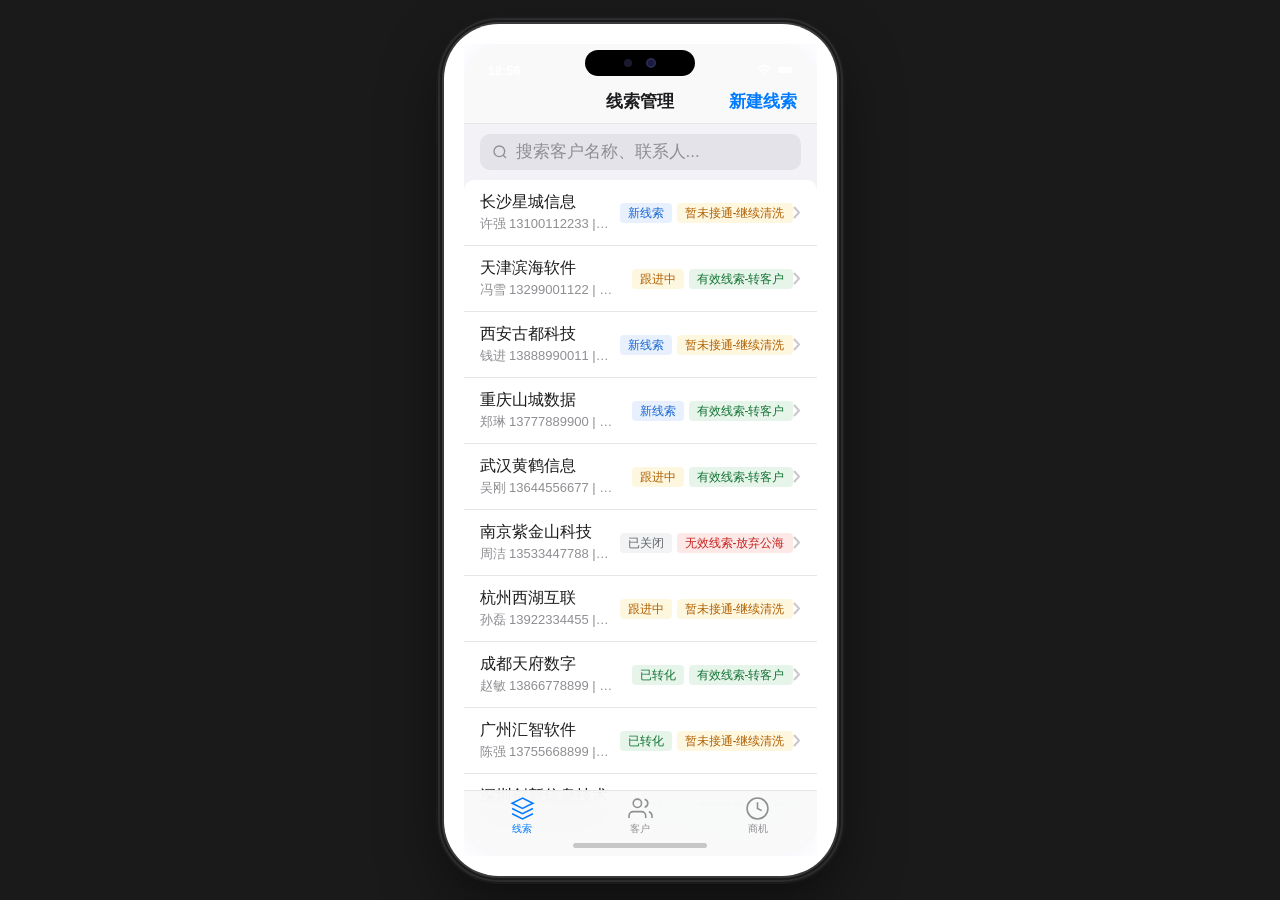
<file: mobile.html>
<!DOCTYPE html>
<html lang="zh-CN">
<head>
  <meta charset="UTF-8">
  <meta name="viewport" content="width=device-width, initial-scale=1.0">
  <meta name="format-detection" content="telephone=yes">
  <title>涅槃CRM - 移动端设计稿</title>
  <link rel="stylesheet" href="css/mobile.css">
  <style>
    /* === iPhone Frame === */
    * { margin: 0; padding: 0; box-sizing: border-box; }

    body {
      background: #1a1a1a !important;
      display: flex;
      align-items: center;
      justify-content: center;
      min-height: 100vh;
      font-family: -apple-system, BlinkMacSystemFont, 'SF Pro Display', 'Helvetica Neue', sans-serif;
      padding: 20px;
      overflow: hidden;
    }

    .phone-frame {
      position: relative;
      width: 393px;
      height: 852px;
      background: #fff;
      border-radius: 55px;
      padding: 20px;
      box-shadow:
        0 0 0 2px #3a3a3c,
        0 0 0 4px #1a1a1a,
        0 0 0 6px #2c2c2e,
        0 0 0 8px #1a1a1a,
        0 25px 60px rgba(0,0,0,0.5);
      overflow: hidden;
      flex-shrink: 0;
    }

    /* Side buttons */
    .phone-frame::before {
      content: '';
      position: absolute;
      left: -4px;
      top: 180px;
      width: 4px;
      height: 60px;
      background: #3a3a3c;
      border-radius: 2px 0 0 2px;
      z-index: 10;
    }

    .phone-frame::after {
      content: '';
      position: absolute;
      right: -4px;
      top: 160px;
      width: 4px;
      height: 80px;
      background: #3a3a3c;
      border-radius: 0 2px 2px 0;
      z-index: 10;
    }

    .phone-inner {
      width: 100%;
      height: 100%;
      border-radius: 38px;
      overflow: hidden;
      background: var(--ios-bg);
      position: relative;
    }

    /* Dynamic Island */
    .dynamic-island {
      position: absolute;
      top: 6px;
      left: 50%;
      transform: translateX(-50%);
      width: 110px;
      height: 26px;
      background: #000;
      border-radius: 16px;
      z-index: 999;
      display: flex;
      align-items: center;
      justify-content: center;
    }

    .dynamic-island-dot {
      width: 8px;
      height: 8px;
      border-radius: 50%;
      background: #1a1a2e;
      margin-right: 14px;
    }

    .dynamic-island-cam {
      width: 10px;
      height: 10px;
      border-radius: 50%;
      background: #1a1a3e;
      border: 2px solid #2a2a4e;
    }

    /* Status Bar */
    .status-bar {
      position: absolute;
      top: 0;
      left: 0;
      right: 0;
      height: 36px;
      z-index: 998;
      display: flex;
      align-items: flex-end;
      justify-content: space-between;
      padding: 4px 24px 2px;
      background: transparent;
      pointer-events: none;
    }

    .status-time {
      font-size: 13px;
      font-weight: 700;
      color: #fff;
      min-width: 48px;
    }

    .status-icons {
      display: flex;
      align-items: center;
      gap: 5px;
      color: #fff;
    }

    .status-icons svg {
      width: 16px;
      height: 16px;
      fill: currentColor;
    }

    /* Home Indicator */
    .home-indicator {
      position: absolute;
      bottom: 8px;
      left: 50%;
      transform: translateX(-50%);
      width: 134px;
      height: 5px;
      background: rgba(0,0,0,0.2);
      border-radius: 100px;
      z-index: 999;
    }

    /* The actual app fills the phone inner */
    #app {
      width: 100%;
      height: 100%;
      display: flex;
      flex-direction: column;
    }

    /* Override fixed positioning to work inside the frame */
    .nav-bar {
      position: absolute !important;
      top: 0;
      left: 0;
      right: 0;
      --ios-safe-top: 36px;
      height: calc(var(--nav-height) + 36px);
      z-index: 100;
    }

    .page-container {
      position: absolute !important;
      top: calc(36px + var(--nav-height));
      left: 0;
      right: 0;
      bottom: calc(var(--tab-height) + var(--ios-safe-bottom, 0px));
    }

    .tab-bar {
      position: absolute !important;
      bottom: 0;
      left: 0;
      right: 0;
      height: calc(var(--tab-height) + 16px);
      padding-bottom: 16px;
    }

    .bottom-bar {
      position: absolute !important;
      bottom: 0;
      left: 0;
      right: 0;
    }

    .action-sheet, .action-sheet-overlay,
    .confirm-overlay, .form-overlay, .form-modal {
      position: absolute !important;
      z-index: 200;
    }

    .toast {
      position: absolute !important;
      z-index: 300;
    }
  </style>
</head>
<body>
  <div class="phone-frame">
    <div class="phone-inner">
      <!-- Status Bar -->
      <div class="status-bar">
        <span class="status-time" id="status-time">9:41</span>
        <div class="status-icons">
          <svg viewBox="0 0 24 24"><path d="M1 9l2 2c4.97-4.97 13.03-4.97 18 0l2-2C16.93 2.93 7.08 2.93 1 9zm8 8l3 3 3-3c-1.65-1.66-4.34-1.66-6 0zm-4-4l2 2c2.76-2.76 7.24-2.76 10 0l2-2C15.14 9.14 8.87 9.14 5 13z"/></svg>
          <svg viewBox="0 0 24 24"><rect x="2" y="7" width="20" height="10" rx="2"/><rect x="4" y="9" width="16" height="6" rx="1" fill="currentColor"/><rect x="20" y="10" width="2" height="4" rx="1"/></svg>
        </div>
      </div>

      <!-- Dynamic Island -->
      <div class="dynamic-island">
        <span class="dynamic-island-dot"></span>
        <span class="dynamic-island-cam"></span>
      </div>

      <!-- App Content -->
      <div id="app">
        <div class="nav-bar" id="nav-bar">
          <div class="nav-bar-inner">
            <div class="nav-left" id="nav-left"></div>
            <div class="nav-title" id="nav-title">涅槃CRM</div>
            <div class="nav-right" id="nav-right"></div>
          </div>
        </div>

        <div class="page-container" id="page-container"></div>

        <div class="tab-bar" id="tab-bar">
          <button class="tab-item" data-tab="leads">
            <svg viewBox="0 0 24 24"><path d="M12 2L2 7l10 5 10-5-10-5z"/><path d="M2 17l10 5 10-5"/><path d="M2 12l10 5 10-5"/></svg>
            <span>线索</span>
          </button>
          <button class="tab-item" data-tab="customers">
            <svg viewBox="0 0 24 24"><path d="M17 21v-2a4 4 0 0 0-4-4H5a4 4 0 0 0-4 4v2"/><circle cx="9" cy="7" r="4"/><path d="M23 21v-2a4 4 0 0 0-3-3.87"/><path d="M16 3.13a4 4 0 0 1 0 7.75"/></svg>
            <span>客户</span>
          </button>
          <button class="tab-item" data-tab="opportunities">
            <svg viewBox="0 0 24 24"><circle cx="12" cy="12" r="10"/><path d="M12 6v6l4 2"/></svg>
            <span>商机</span>
          </button>
        </div>
      </div>

      <!-- Home Indicator -->
      <div class="home-indicator"></div>
    </div>
  </div>

  <!-- Scripts -->
  <script src="js/utils/helpers.js"></script>
  <script src="js/events.js"></script>
  <script src="js/store.js"></script>
  <script src="js/mobile-app.js"></script>
  <script src="js/modules/followups.js"></script>
  <script src="js/mobile-leads.js"></script>
  <script src="js/mobile-customers.js"></script>
  <script src="js/mobile-opportunities.js"></script>
  <script>
    // Set current time in status bar
    document.addEventListener('DOMContentLoaded', () => {
      const now = new Date();
      const h = now.getHours();
      const m = String(now.getMinutes()).padStart(2, '0');
      document.getElementById('status-time').textContent = h + ':' + m;
    });
  </script>
</body>
</html>
</file>
<file: css/variables.css>
/* ============================================
   CRM 系统 - 设计令牌 (Design Tokens)
   涅槃 CRM 企业级蓝白灰配色方案
   ============================================ */

:root {
  /* === 主色调 - 企业蓝 === */
  --primary-h: 217;
  --primary-s: 91%;
  --primary-l: 53%;
  --primary: hsl(var(--primary-h), var(--primary-s), var(--primary-l));
  --primary-light: hsl(217, 91%, 62%);
  --primary-lighter: hsl(217, 91%, 95%);
  --primary-dark: hsl(217, 91%, 42%);
  --primary-fg: #fff;

  /* === 语义色 === */
  --success: hsl(160, 84%, 39%);
  --success-light: hsl(160, 84%, 93%);
  --success-fg: #fff;

  --warning: hsl(38, 92%, 50%);
  --warning-light: hsl(38, 92%, 93%);
  --warning-fg: #fff;

  --danger: hsl(0, 84%, 60%);
  --danger-light: hsl(0, 84%, 95%);
  --danger-fg: #fff;

  --info: hsl(199, 89%, 48%);
  --info-light: hsl(199, 89%, 93%);

  /* === 中性色 === */
  --gray-50: #f8fafc;
  --gray-100: #f1f5f9;
  --gray-200: #e8eaed;
  --gray-300: #d1d5db;
  --gray-400: #9ca3af;
  --gray-500: #6b7280;
  --gray-600: #4b5563;
  --gray-700: #374151;
  --gray-800: #1f2937;
  --gray-900: #111827;

  /* === 背景色 === */
  --bg-body: #f0f2f5;
  --bg-card: #ffffff;
  --bg-sidebar: #ffffff;
  --bg-sidebar-hover: #f0f5ff;
  --bg-sidebar-active: #e8f0fe;
  --bg-topbar: #1a56db;
  --bg-topbar-gradient: linear-gradient(135deg, #1a56db 0%, #1e40af 100%);
  --bg-overlay: rgba(0, 0, 0, 0.45);

  /* === 文字色 === */
  --text-primary: #1f2937;
  --text-secondary: #4b5563;
  --text-muted: #9ca3af;
  --text-sidebar: #4b5563;
  --text-sidebar-active: #1a56db;

  /* === 边框 === */
  --border-color: #e5e7eb;
  --border-light: #f3f4f6;

  /* === 阴影 === */
  --shadow-xs: 0 1px 2px rgba(0, 0, 0, 0.05);
  --shadow-sm: 0 1px 3px rgba(0, 0, 0, 0.1), 0 1px 2px rgba(0, 0, 0, 0.06);
  --shadow-md: 0 4px 6px -1px rgba(0, 0, 0, 0.1), 0 2px 4px -2px rgba(0, 0, 0, 0.1);
  --shadow-lg: 0 10px 15px -3px rgba(0, 0, 0, 0.1), 0 4px 6px -4px rgba(0, 0, 0, 0.1);
  --shadow-xl: 0 20px 25px -5px rgba(0, 0, 0, 0.1), 0 8px 10px -6px rgba(0, 0, 0, 0.1);

  /* === 圆角 === */
  --radius-sm: 4px;
  --radius-md: 6px;
  --radius-lg: 8px;
  --radius-xl: 12px;
  --radius-full: 9999px;
  --radius-btn: 6px;

  /* === 间距比例 === */
  --space-1: 4px;
  --space-2: 8px;
  --space-3: 12px;
  --space-4: 16px;
  --space-5: 20px;
  --space-6: 24px;
  --space-8: 32px;
  --space-10: 40px;
  --space-12: 48px;
  --space-16: 64px;

  /* === 布局 === */
  --sidebar-width: 220px;
  --sidebar-collapsed-width: 64px;
  --topbar-height: 56px;

  /* === 字体 === */
  --font-sans: -apple-system, BlinkMacSystemFont, 'Segoe UI', Roboto, 'Helvetica Neue', Arial, 'Noto Sans SC', sans-serif;
  --font-mono: 'SF Mono', SFMono-Regular, Consolas, 'Liberation Mono', Menlo, monospace;

  /* === 字号 === */
  --text-xs: 12px;
  --text-sm: 13px;
  --text-base: 14px;
  --text-lg: 16px;
  --text-xl: 18px;
  --text-2xl: 22px;
  --text-3xl: 28px;

  /* === 过渡 - 丝滑交互 === */
  --transition-fast: 0.15s cubic-bezier(0.4, 0, 0.2, 1);
  --transition-base: 0.25s cubic-bezier(0.4, 0, 0.2, 1);
  --transition-slow: 0.35s cubic-bezier(0.4, 0, 0.2, 1);
  --transition-spring: 0.5s cubic-bezier(0.34, 1.56, 0.64, 1);

  /* === Z-Index === */
  --z-sidebar: 100;
  --z-topbar: 90;
  --z-modal: 1000;
  --z-toast: 1100;
  --z-tooltip: 1200;

  /* === 链接紫 === */
  --link-purple: #6366f1;
  --link-purple-hover: #4f46e5;
}
</file>
<file: css/base.css>
/* ============================================
   CRM 系统 - 全局基础样式
   ============================================ */

*, *::before, *::after {
  box-sizing: border-box;
  margin: 0;
  padding: 0;
}

html {
  font-size: var(--text-base);
  -webkit-font-smoothing: antialiased;
  -moz-osx-font-smoothing: grayscale;
  text-rendering: optimizeLegibility;
}

body {
  font-family: var(--font-sans);
  color: var(--text-primary);
  background: var(--bg-body);
  line-height: 1.5;
  overflow: hidden;
  height: 100vh;
}

a {
  color: var(--primary);
  text-decoration: none;
  transition: color var(--transition-fast);
}
a:hover { color: var(--primary-dark); }

img, svg { display: block; max-width: 100%; }

button, input, select, textarea {
  font-family: inherit;
  font-size: inherit;
  color: inherit;
  outline: none;
}

button {
  cursor: pointer;
  border: none;
  background: none;
}

table {
  border-collapse: collapse;
  width: 100%;
}

/* 滚动条 */
::-webkit-scrollbar { width: 6px; height: 6px; }
::-webkit-scrollbar-track { background: transparent; }
::-webkit-scrollbar-thumb {
  background: var(--gray-300);
  border-radius: var(--radius-full);
}
::-webkit-scrollbar-thumb:hover { background: var(--gray-400); }

/* 选中色 */
::selection {
  background: var(--primary-lighter);
  color: var(--primary-dark);
}

/* 通用动画 - 丝滑交互 */
@keyframes fadeIn {
  from { opacity: 0; }
  to { opacity: 1; }
}

@keyframes slideUp {
  from { opacity: 0; transform: translateY(12px); }
  to { opacity: 1; transform: translateY(0); }
}

@keyframes slideDown {
  from { opacity: 0; transform: translateY(-12px); }
  to { opacity: 1; transform: translateY(0); }
}

@keyframes scaleIn {
  from { opacity: 0; transform: scale(0.96); }
  to { opacity: 1; transform: scale(1); }
}

@keyframes spin {
  to { transform: rotate(360deg); }
}

@keyframes slideInRight {
  from { opacity: 0; transform: translateX(20px); }
  to { opacity: 1; transform: translateX(0); }
}

@keyframes pulse {
  0%, 100% { opacity: 1; }
  50% { opacity: 0.6; }
}

@keyframes shimmer {
  0% { background-position: -200% 0; }
  100% { background-position: 200% 0; }
}

@keyframes float {
  0%, 100% { transform: translateY(0); }
  50% { transform: translateY(-4px); }
}

.animate-fade-in { animation: fadeIn var(--transition-base); }
.animate-slide-up { animation: slideUp 0.4s cubic-bezier(0.4, 0, 0.2, 1); }
.animate-scale-in { animation: scaleIn 0.3s cubic-bezier(0.4, 0, 0.2, 1); }

/* 内容区切换动画 */
.content-area > * {
  animation: slideUp 0.3s cubic-bezier(0.4, 0, 0.2, 1);
}

/* 卡片内子元素错位动画 */
.stagger-children > *:nth-child(1) { animation-delay: 0ms; }
.stagger-children > *:nth-child(2) { animation-delay: 50ms; }
.stagger-children > *:nth-child(3) { animation-delay: 100ms; }
.stagger-children > *:nth-child(4) { animation-delay: 150ms; }
.stagger-children > *:nth-child(5) { animation-delay: 200ms; }
.stagger-children > *:nth-child(6) { animation-delay: 250ms; }

/* 骨架屏加载动画 */
.skeleton {
  background: linear-gradient(90deg, var(--gray-100) 25%, var(--gray-50) 50%, var(--gray-100) 75%);
  background-size: 200% 100%;
  animation: shimmer 1.5s infinite;
  border-radius: var(--radius-md);
}

/* 表格行入场动画 */
@keyframes tableRowIn {
  from { opacity: 0; transform: translateY(8px); }
  to { opacity: 1; transform: translateY(0); }
}

.data-table tbody tr {
  animation: tableRowIn 0.3s cubic-bezier(0.4, 0, 0.2, 1);
}
.data-table tbody tr:nth-child(1) { animation-delay: 0ms; }
.data-table tbody tr:nth-child(2) { animation-delay: 30ms; }
.data-table tbody tr:nth-child(3) { animation-delay: 60ms; }
.data-table tbody tr:nth-child(4) { animation-delay: 90ms; }
.data-table tbody tr:nth-child(5) { animation-delay: 120ms; }
.data-table tbody tr:nth-child(6) { animation-delay: 150ms; }
.data-table tbody tr:nth-child(7) { animation-delay: 180ms; }
.data-table tbody tr:nth-child(8) { animation-delay: 210ms; }
.data-table tbody tr:nth-child(9) { animation-delay: 240ms; }
.data-table tbody tr:nth-child(10) { animation-delay: 270ms; }

/* 注意：行内的 style 动画会覆盖 nth-child 延迟 */

/* 模态框动画增强 */
.modal {
  animation: modalIn 0.35s cubic-bezier(0.34, 1.56, 0.64, 1);
}
@keyframes modalIn {
  from { opacity: 0; transform: scale(0.92) translateY(10px); }
  to { opacity: 1; transform: scale(1) translateY(0); }
}

/* 页面过渡动画 */
.page-transition-enter {
  animation: pageIn 0.35s cubic-bezier(0.4, 0, 0.2, 1) forwards;
}
@keyframes pageIn {
  from { opacity: 0; transform: translateX(8px); }
  to { opacity: 1; transform: translateX(0); }
}
</file>
<file: css/layout.css>
/* ============================================
   CRM 系统 - 布局样式
   涅槃 CRM 企业级布局
   ============================================ */

/* === 主容器 === */
.app-container {
  display: flex;
  flex-direction: column;
  height: 100vh;
  overflow: hidden;
}

/* === 顶部导航栏 - 深蓝色 === */
.topbar {
  height: var(--topbar-height);
  min-height: var(--topbar-height);
  background: var(--bg-topbar-gradient);
  display: flex;
  align-items: center;
  padding: 0 var(--space-5);
  gap: var(--space-4);
  z-index: var(--z-topbar);
  position: relative;
  flex-shrink: 0;
}

.topbar::after {
  content: '';
  position: absolute;
  bottom: 0;
  left: 0;
  right: 0;
  height: 1px;
  background: rgba(255,255,255,0.1);
}

.topbar-left {
  display: flex;
  align-items: center;
  gap: var(--space-4);
  flex: 1;
  min-width: 0;
}

.topbar-brand {
  display: flex;
  align-items: center;
  gap: var(--space-2);
  margin-right: var(--space-4);
}

.topbar-brand .brand-icon {
  width: 28px;
  height: 28px;
  background: rgba(255,255,255,0.2);
  border-radius: var(--radius-md);
  display: flex;
  align-items: center;
  justify-content: center;
  font-size: var(--text-sm);
  font-weight: 800;
  color: #fff;
  backdrop-filter: blur(4px);
}

.topbar-brand .brand-text {
  font-size: var(--text-base);
  font-weight: 700;
  color: #fff;
  white-space: nowrap;
  letter-spacing: 0.02em;
}

.topbar-brand .brand-sub {
  font-size: 11px;
  color: rgba(255,255,255,0.65);
  margin-left: var(--space-2);
  padding-left: var(--space-2);
  border-left: 1px solid rgba(255,255,255,0.2);
  white-space: nowrap;
}

.btn-sidebar-toggle {
  display: none;
  width: 32px;
  height: 32px;
  align-items: center;
  justify-content: center;
  border-radius: var(--radius-md);
  color: rgba(255,255,255,0.8);
  transition: all var(--transition-fast);
}
.btn-sidebar-toggle:hover {
  background: rgba(255,255,255,0.15);
  color: #fff;
}
.btn-sidebar-toggle svg {
  stroke: currentColor;
  fill: none;
  stroke-width: 2;
}

.topbar-title {
  font-size: var(--text-base);
  font-weight: 600;
  color: #fff;
  white-space: nowrap;
  overflow: hidden;
  text-overflow: ellipsis;
}

.topbar-breadcrumb {
  display: flex;
  align-items: center;
  gap: var(--space-2);
  font-size: var(--text-sm);
  color: rgba(255,255,255,0.7);
}
.topbar-breadcrumb a { color: rgba(255,255,255,0.8); transition: color var(--transition-fast); }
.topbar-breadcrumb a:hover { color: #fff; }
.topbar-breadcrumb .sep { color: rgba(255,255,255,0.4); }

.topbar-right {
  display: flex;
  align-items: center;
  gap: var(--space-1);
  flex-shrink: 0;
}

.topbar-icon-btn {
  width: 34px;
  height: 34px;
  display: flex;
  align-items: center;
  justify-content: center;
  border-radius: var(--radius-md);
  color: rgba(255,255,255,0.75);
  transition: all var(--transition-fast);
  position: relative;
}
.topbar-icon-btn:hover {
  background: rgba(255,255,255,0.15);
  color: #fff;
}
.topbar-icon-btn svg {
  width: 18px;
  height: 18px;
  stroke: currentColor;
  fill: none;
  stroke-width: 1.8;
}
.topbar-icon-btn .icon-badge {
  position: absolute;
  top: 4px;
  right: 4px;
  width: 8px;
  height: 8px;
  background: #ef4444;
  border-radius: 50%;
  border: 2px solid var(--bg-topbar);
}

.topbar-search {
  position: relative;
  width: 200px;
}

.topbar-search input {
  width: 100%;
  height: 32px;
  padding: 0 var(--space-3) 0 32px;
  border: 1px solid rgba(255,255,255,0.2);
  border-radius: var(--radius-full);
  background: rgba(255,255,255,0.12);
  font-size: var(--text-xs);
  color: #fff;
  transition: all var(--transition-base);
  backdrop-filter: blur(4px);
}
.topbar-search input::placeholder { color: rgba(255,255,255,0.5); }
.topbar-search input:focus {
  border-color: rgba(255,255,255,0.4);
  background: rgba(255,255,255,0.2);
  box-shadow: 0 0 0 3px rgba(255,255,255,0.1);
}

.topbar-search .search-icon {
  position: absolute;
  left: 9px;
  top: 50%;
  transform: translateY(-50%);
  color: rgba(255,255,255,0.5);
  width: 14px;
  height: 14px;
  pointer-events: none;
}

.topbar-user {
  display: flex;
  align-items: center;
  gap: var(--space-2);
  padding: 3px var(--space-3) 3px 3px;
  border-radius: var(--radius-full);
  cursor: pointer;
  transition: all var(--transition-fast);
  margin-left: var(--space-2);
}
.topbar-user:hover {
  background: rgba(255,255,255,0.12);
}

.topbar-user .user-avatar {
  width: 30px;
  height: 30px;
  border-radius: 50%;
  background: rgba(255,255,255,0.2);
  display: flex;
  align-items: center;
  justify-content: center;
  font-size: 11px;
  font-weight: 700;
  color: #fff;
  flex-shrink: 0;
}

.topbar-user .user-name {
  font-size: var(--text-xs);
  font-weight: 500;
  color: rgba(255,255,255,0.9);
  white-space: nowrap;
}

.topbar-user .user-arrow {
  width: 12px;
  height: 12px;
  stroke: rgba(255,255,255,0.5);
  fill: none;
  stroke-width: 2;
}

/* === 主体区域 === */
.main-area {
  display: flex;
  flex: 1;
  overflow: hidden;
  min-height: 0;
}

/* === 侧边栏 - 浅灰白底 === */
.sidebar {
  width: var(--sidebar-width);
  min-width: var(--sidebar-width);
  background: var(--bg-sidebar);
  color: var(--text-sidebar);
  display: flex;
  flex-direction: column;
  z-index: var(--z-sidebar);
  transition: width var(--transition-slow), min-width var(--transition-slow), transform var(--transition-slow);
  overflow: hidden;
  border-right: 1px solid var(--border-color);
  box-shadow: 2px 0 6px rgba(0,0,0,0.02);
}

.sidebar-header {
  display: none;
}

.sidebar-logo {
  display: none;
}

.sidebar-nav {
  flex: 1;
  overflow-y: auto;
  padding: var(--space-2) var(--space-2);
}

.sidebar-section {
  margin-bottom: var(--space-1);
}

.sidebar-section-title {
  font-size: 11px;
  font-weight: 600;
  letter-spacing: 0.04em;
  color: var(--gray-400);
  padding: var(--space-3) var(--space-3) var(--space-1);
  white-space: nowrap;
  user-select: none;
}

.nav-item {
  display: flex;
  align-items: center;
  gap: var(--space-2);
  padding: 8px var(--space-3);
  border-radius: var(--radius-md);
  color: var(--text-sidebar);
  font-size: var(--text-sm);
  font-weight: 500;
  cursor: pointer;
  transition: all var(--transition-fast);
  white-space: nowrap;
  user-select: none;
  position: relative;
}

.nav-item:hover {
  background: var(--bg-sidebar-hover);
  color: var(--text-sidebar-active);
}

.nav-item.active {
  background: var(--bg-sidebar-active);
  color: var(--text-sidebar-active);
  font-weight: 600;
}

.nav-item.active::before {
  content: '';
  position: absolute;
  left: 0;
  top: 4px;
  bottom: 4px;
  width: 3px;
  background: var(--primary);
  border-radius: 0 2px 2px 0;
}

.nav-item .nav-icon {
  width: 18px;
  height: 18px;
  flex-shrink: 0;
  display: flex;
  align-items: center;
  justify-content: center;
}

.nav-item .nav-icon svg {
  width: 16px;
  height: 16px;
  stroke: currentColor;
  fill: none;
  stroke-width: 1.8;
  stroke-linecap: round;
  stroke-linejoin: round;
}

.nav-item .nav-badge {
  margin-left: auto;
  background: var(--primary);
  color: #fff;
  font-size: 11px;
  padding: 1px 6px;
  border-radius: var(--radius-full);
  font-weight: 600;
}

/* 页面标题规则角标 */
.rules-badge {
  display: inline-flex;
  align-items: center;
  justify-content: center;
  cursor: pointer;
  color: var(--text-muted);
  width: 20px;
  height: 20px;
  border-radius: 50%;
  margin-left: 6px;
  vertical-align: middle;
  transition: all var(--transition-fast);
  user-select: none;
}
.rules-badge:hover {
  color: var(--primary);
  background: var(--primary-lighter);
}
.rules-badge svg {
  width: 16px;
  height: 16px;
  stroke: currentColor;
  fill: none;
  stroke-width: 2;
  stroke-linecap: round;
  stroke-linejoin: round;
}

/* 规则弹窗（页面标题下方） */
.rules-popup {
  display: none;
  position: absolute;
  left: 0;
  top: calc(100% + 8px);
  background: #fff;
  border: 1px solid var(--border-color);
  border-radius: var(--radius-lg);
  box-shadow: 0 8px 24px rgba(0,0,0,0.12);
  padding: var(--space-4);
  width: 380px;
  z-index: 200;
}
.rules-popup.visible {
  display: block;
}
.rules-popup-arrow {
  position: absolute;
  left: 20px;
  top: -6px;
  width: 10px;
  height: 10px;
  background: #fff;
  border-left: 1px solid var(--border-color);
  border-top: 1px solid var(--border-color);
  transform: rotate(45deg);
}
.rules-popup-title {
  font-size: var(--text-sm);
  font-weight: 600;
  color: var(--text-primary);
  margin-bottom: var(--space-3);
  padding-bottom: var(--space-2);
  border-bottom: 1px solid var(--border-color);
}
.rules-popup-section {
  margin-bottom: var(--space-3);
}
.rules-popup-section:last-child {
  margin-bottom: 0;
}
.rules-popup-subtitle {
  font-size: var(--text-xs);
  font-weight: 600;
  color: var(--primary);
  margin-bottom: var(--space-1);
}
.rules-popup-text {
  font-size: var(--text-xs);
  color: var(--text-secondary);
  line-height: 1.6;
  padding-left: var(--space-3);
  position: relative;
}
.rules-popup-text::before {
  content: '';
  position: absolute;
  left: 6px;
  top: 8px;
  width: 4px;
  height: 4px;
  border-radius: 50%;
  background: var(--text-muted);
}

.sidebar-footer {
  padding: var(--space-2);
  border-top: 1px solid var(--border-color);
  flex-shrink: 0;
}

/* === 侧边栏折叠分组 === */
.nav-group {
  position: relative;
}
.nav-group-toggle {
  cursor: pointer;
  user-select: none;
}
.nav-group-toggle .nav-group-arrow {
  margin-left: auto;
  display: flex;
  align-items: center;
  transition: transform var(--transition-fast);
  color: var(--text-muted);
}
.nav-group.expanded .nav-group-toggle .nav-group-arrow {
  transform: rotate(180deg);
}
.nav-sub-items {
  overflow: hidden;
  max-height: 0;
  transition: max-height var(--transition-slow);
  opacity: 0;
}
.nav-group.expanded .nav-sub-items {
  max-height: 200px;
  opacity: 1;
}
.nav-sub-item {
  padding-left: 44px !important;
  font-size: var(--text-xs) !important;
  position: relative;
}
.nav-sub-item .nav-icon {
  position: absolute;
  left: 22px;
  top: 50%;
  transform: translateY(-50%);
  width: 14px;
  height: 14px;
}
.nav-sub-item .nav-icon svg {
  width: 13px;
  height: 13px;
}
.nav-sub-item.active {
  background: var(--bg-sidebar-active);
  color: var(--text-sidebar-active);
  font-weight: 600;
}
.nav-sub-item.active::before {
  display: none;
}
.nav-group-toggle.active {
  background: var(--bg-sidebar-active);
  color: var(--text-sidebar-active);
  font-weight: 600;
}

/* === 内容区域容器 === */
.content-wrapper {
  flex: 1;
  display: flex;
  flex-direction: column;
  overflow: hidden;
  min-width: 0;
}

/* === 内容区 === */
.content-area {
  flex: 1;
  overflow-y: auto;
  padding: var(--space-5);
  background: var(--bg-body);
}

/* 内容区滚动时保持丝滑 */
.content-area {
  scroll-behavior: smooth;
  -webkit-overflow-scrolling: touch;
}

/* === 页面头部 === */
.page-header {
  display: flex;
  align-items: center;
  justify-content: space-between;
  margin-bottom: var(--space-5);
  gap: var(--space-4);
}

.page-header-left {
  display: flex;
  flex-direction: column;
  gap: var(--space-1);
}

.page-title {
  font-size: var(--text-xl);
  font-weight: 700;
  color: var(--text-primary);
  line-height: 1.4;
}

.page-subtitle {
  font-size: var(--text-xs);
  color: var(--text-muted);
}

.page-header-right {
  display: flex;
  align-items: center;
  gap: var(--space-2);
  flex-shrink: 0;
}

/* === 移动端抽屉 === */
.sidebar-overlay {
  display: none;
  position: fixed;
  inset: 0;
  background: var(--bg-overlay);
  z-index: calc(var(--z-sidebar) - 1);
  transition: opacity var(--transition-base);
}

/* === 响应式 === */
@media (max-width: 1024px) {
  .sidebar {
    width: var(--sidebar-collapsed-width);
    min-width: var(--sidebar-collapsed-width);
  }
  .sidebar .sidebar-section-title,
  .sidebar .nav-item span,
  .sidebar .nav-badge { display: none; }
  .sidebar .nav-item { justify-content: center; padding: var(--space-2); }
  .sidebar .nav-item.active::before { display: none; }
  .sidebar:hover {
    width: var(--sidebar-width);
    min-width: var(--sidebar-width);
    position: absolute;
    top: 0; left: 0; bottom: 0;
    box-shadow: var(--shadow-xl);
    z-index: calc(var(--z-sidebar) + 1);
  }
  .sidebar:hover .sidebar-section-title,
  .sidebar:hover .nav-item span,
  .sidebar:hover .nav-badge { display: unset; }
  .sidebar:hover .nav-item { justify-content: flex-start; padding: var(--space-2) var(--space-3); }
  .sidebar:hover .nav-item.active::before { display: block; }
}

@media (max-width: 768px) {
  .sidebar {
    position: fixed;
    left: 0;
    width: var(--sidebar-width);
    min-width: var(--sidebar-width);
    top: 0;
    bottom: 0;
    transform: translateX(-100%);
    transition: transform var(--transition-slow);
    z-index: var(--z-sidebar);
  }
  .sidebar.open {
    transform: translateX(0);
    left: 0;
  }
  .sidebar.open + .sidebar-overlay { display: block; }
  .btn-sidebar-toggle { display: flex; }
  .topbar-brand .brand-sub { display: none; }
  .topbar-search { width: 140px; }
  .content-area { padding: var(--space-4); }
  .page-header { flex-direction: column; align-items: flex-start; }
  .topbar-user .user-name { display: none; }
}
</file>
<file: css/components.css>
/* ============================================
   CRM 系统 - 通用 UI 组件样式
   ============================================ */

/* === 按钮 - 企业级风格 === */
.btn {
  display: inline-flex;
  align-items: center;
  justify-content: center;
  gap: var(--space-2);
  padding: 0 var(--space-4);
  height: 34px;
  border-radius: var(--radius-btn);
  font-size: var(--text-sm);
  font-weight: 500;
  white-space: nowrap;
  transition: all var(--transition-fast);
  cursor: pointer;
  border: 1px solid transparent;
  line-height: 1;
  position: relative;
  overflow: hidden;
}
.btn svg { width: 15px; height: 15px; flex-shrink: 0; }

/* 按钮点击涟漪效果 */
.btn::after {
  content: '';
  position: absolute;
  inset: 0;
  background: radial-gradient(circle, rgba(255,255,255,0.3) 10%, transparent 10.01%);
  transform: scale(10);
  opacity: 0;
  transition: transform 0.5s, opacity 0.8s;
}
.btn:active::after {
  transform: scale(0);
  opacity: 1;
  transition: 0s;
}

.btn-primary {
  background: var(--primary);
  color: var(--primary-fg);
  border-color: var(--primary);
}
.btn-primary:hover { background: var(--primary-dark); border-color: var(--primary-dark); transform: translateY(-1px); box-shadow: 0 2px 8px rgba(26, 86, 219, 0.3); }
.btn-primary:active { transform: translateY(0); box-shadow: none; }

.btn-secondary {
  background: #fff;
  color: var(--text-secondary);
  border-color: var(--border-color);
}
.btn-secondary:hover { background: var(--gray-50); color: var(--text-primary); border-color: var(--gray-300); }

.btn-outline-primary {
  background: #fff;
  color: var(--primary);
  border-color: var(--primary);
  border-width: 1px;
}
.btn-outline-primary:hover { background: var(--primary-lighter); }

.btn-success { background: var(--success); color: #fff; }
.btn-success:hover { filter: brightness(0.9); transform: translateY(-1px); }

.btn-danger { background: var(--danger); color: #fff; }
.btn-danger:hover { filter: brightness(0.9); transform: translateY(-1px); }

.btn-warning { background: var(--warning); color: #fff; }
.btn-warning:hover { filter: brightness(0.9); transform: translateY(-1px); }

.btn-ghost {
  background: transparent;
  color: var(--text-secondary);
}
.btn-ghost:hover { background: var(--gray-100); color: var(--text-primary); }

.btn-sm { height: 28px; padding: 0 var(--space-3); font-size: var(--text-xs); border-radius: var(--radius-sm); }
.btn-lg { height: 40px; padding: 0 var(--space-6); font-size: var(--text-base); }

.btn:disabled, .btn.disabled {
  opacity: 0.5;
  cursor: not-allowed;
  pointer-events: none;
}

/* === 表单元素 === */
.form-group {
  display: flex;
  flex-direction: column;
  gap: var(--space-1);
}

.form-label {
  font-size: var(--text-sm);
  font-weight: 500;
  color: var(--text-secondary);
}
.form-label .required {
  color: var(--danger);
  margin-left: 2px;
}

.form-input,
.form-select,
.form-textarea {
  height: 34px;
  padding: 0 var(--space-3);
  border: 1px solid var(--border-color);
  border-radius: var(--radius-btn);
  background: #fff;
  font-size: var(--text-sm);
  transition: all var(--transition-fast);
  width: 100%;
}
.form-input:focus, .form-select:focus, .form-textarea:focus {
  border-color: var(--primary);
  box-shadow: 0 0 0 3px var(--primary-lighter);
}
.form-input::placeholder { color: var(--text-muted); }
.form-input.error, .form-select.error, .form-textarea.error {
  border-color: var(--danger);
}

.form-textarea {
  height: auto;
  min-height: 80px;
  padding: var(--space-2) var(--space-3);
  resize: vertical;
}

.form-select {
  appearance: none;
  background-image: url("data:image/svg+xml,%3Csvg xmlns='http://www.w3.org/2000/svg' width='12' height='12' viewBox='0 0 24 24' fill='none' stroke='%2394a3b8' stroke-width='2' stroke-linecap='round' stroke-linejoin='round'%3E%3Cpolyline points='6 9 12 15 18 9'%3E%3C/polyline%3E%3C/svg%3E");
  background-repeat: no-repeat;
  background-position: right 10px center;
  padding-right: 32px;
}

.form-error {
  font-size: 12px;
  color: var(--danger);
  margin-top: 2px;
}

.form-grid {
  display: grid;
  grid-template-columns: repeat(2, 1fr);
  gap: var(--space-4);
}
.form-grid .form-group.full-width { grid-column: 1 / -1; }

/* === 多选组件 === */
.multi-select-group {
  display: flex;
  flex-wrap: wrap;
  gap: 6px;
  padding: var(--space-2) 0;
}
.multi-select-item {
  display: inline-flex;
  align-items: center;
  gap: 4px;
  padding: 4px 10px;
  border: 1px solid var(--border-color);
  border-radius: var(--radius-md);
  font-size: var(--text-sm);
  cursor: pointer;
  transition: all var(--transition-fast);
  user-select: none;
}
.multi-select-item:hover {
  border-color: var(--primary-lighter);
  background: var(--primary-lighter);
}
.multi-select-item input[type="checkbox"] {
  margin: 0;
  accent-color: var(--primary);
  width: 14px;
  height: 14px;
}
.multi-select-item:has(input:checked) {
  border-color: var(--primary);
  background: var(--primary-lighter);
  color: var(--primary);
  font-weight: 500;
}
.multi-select-label {
  line-height: 1;
}

/* === 文件上传 === */
.file-input-wrapper {
  display: flex;
  flex-direction: column;
  gap: var(--space-2);
}
.form-file {
  font-size: var(--text-sm);
  color: var(--text-secondary);
}
.form-file::file-selector-button {
  padding: 6px 14px;
  border-radius: var(--radius-md);
  border: 1px solid var(--border-color);
  background: var(--gray-50);
  color: var(--text-primary);
  cursor: pointer;
  font-size: var(--text-sm);
  margin-right: var(--space-2);
  transition: all var(--transition-fast);
}
.form-file::file-selector-button:hover {
  background: var(--primary-lighter);
  border-color: var(--primary);
  color: var(--primary);
}

@media (max-width: 640px) {
  .form-grid { grid-template-columns: 1fr; }
}

/* === 卡片 === */
.card {
  background: var(--bg-card);
  border: 1px solid var(--border-color);
  border-radius: var(--radius-lg);
  box-shadow: var(--shadow-xs);
  transition: box-shadow var(--transition-base);
}

.card-header {
  display: flex;
  align-items: center;
  justify-content: space-between;
  padding: var(--space-3) var(--space-4);
  border-bottom: 1px solid var(--border-light);
}

.card-title {
  font-size: var(--text-sm);
  font-weight: 600;
  color: var(--text-primary);
}

.card-body { padding: var(--space-4); }
.card-footer {
  padding: var(--space-3) var(--space-4);
  border-top: 1px solid var(--border-light);
}

/* === 数据表格 - 企业级风格 === */
.data-table-container {
  background: var(--bg-card);
  border: 1px solid var(--border-color);
  border-radius: var(--radius-lg);
  box-shadow: var(--shadow-xs);
  overflow: hidden;
  animation: slideUp 0.3s cubic-bezier(0.4, 0, 0.2, 1);
}

/* 筛选区 - 下拉+输入框组合 */
.table-filter-area {
  padding: var(--space-4);
  border-bottom: 1px solid var(--border-light);
  background: #fafbfc;
}

.filter-fields-row {
  display: flex;
  align-items: flex-end;
  gap: var(--space-3);
  flex-wrap: wrap;
}

.filter-field {
  display: flex;
  flex-direction: column;
  gap: var(--space-1);
}

.filter-field-label {
  font-size: 12px;
  font-weight: 500;
  color: var(--text-secondary);
  white-space: nowrap;
}

.filter-input {
  height: 32px !important;
  width: 180px;
  font-size: var(--text-xs) !important;
}

.filter-select {
  height: 32px !important;
  width: 160px;
  font-size: var(--text-xs) !important;
}

.filter-field-daterange {
  display: flex;
  flex-direction: column;
  gap: var(--space-1);
}

.filter-field-daterange .filter-select {
  width: 120px;
}

.filter-daterange-inputs {
  display: flex;
  align-items: center;
  gap: 4px;
  margin-top: 2px;
}

.filter-date {
  height: 28px !important;
  width: 130px;
  font-size: var(--text-xs) !important;
  padding: 2px 6px !important;
}

.filter-actions-inline {
  display: flex;
  align-items: flex-end;
  gap: var(--space-2);
  padding-bottom: 1px;
  margin-left: auto;
  flex-shrink: 0;
}

/* 工具栏 - 新版简洁风格 */
.table-toolbar {
  display: flex;
  align-items: center;
  justify-content: space-between;
  padding: var(--space-3) var(--space-4);
  gap: var(--space-3);
  background: var(--bg-card);
  flex-wrap: wrap;
}

.table-toolbar-left {
  display: flex;
  align-items: center;
  gap: var(--space-2);
  flex: 1;
  min-width: 0;
  flex-wrap: wrap;
}

.table-toolbar-right {
  display: flex;
  align-items: center;
  gap: var(--space-2);
  flex-shrink: 0;
}

/* 筛选下拉和输入框组合 */
.table-filters {
  display: flex;
  align-items: center;
  gap: var(--space-2);
  padding: var(--space-2) var(--space-4);
  flex-wrap: wrap;
}

.filter-tag {
  display: inline-flex;
  align-items: center;
  height: 28px;
  padding: 0 var(--space-3);
  border-radius: var(--radius-full);
  font-size: var(--text-xs);
  font-weight: 500;
  cursor: pointer;
  transition: all var(--transition-fast);
  border: 1px solid var(--border-color);
  color: var(--text-secondary);
  background: #fff;
}
.filter-tag:hover { border-color: var(--primary); color: var(--primary); }
.filter-tag.active {
  background: var(--primary-lighter);
  border-color: var(--primary);
  color: var(--primary);
}

.table-wrapper {
  overflow-x: auto;
}

/* 固定表头滚动 */
.table-wrapper {
  max-height: calc(100vh - 340px);
  overflow-y: auto;
}

.data-table {
  width: 100%;
  border-collapse: collapse;
}

.data-table th {
  height: 40px;
  padding: 0 var(--space-3);
  text-align: left;
  font-size: var(--text-xs);
  font-weight: 600;
  color: var(--text-secondary);
  background: #fafbfc;
  border-bottom: 1px solid var(--border-color);
  white-space: nowrap;
  letter-spacing: 0.02em;
  user-select: none;
  position: sticky;
  top: 0;
  z-index: 1;
}
.data-table th.sortable { cursor: pointer; }
.data-table th.sortable:hover { color: var(--text-primary); background: var(--gray-100); }
.data-table th .sort-icon { margin-left: 4px; opacity: 0.4; }
.data-table th.sorted .sort-icon { opacity: 1; color: var(--primary); }

.data-table td {
  height: 48px;
  padding: 0 var(--space-3);
  font-size: var(--text-sm);
  color: var(--text-primary);
  border-bottom: 1px solid var(--border-light);
  white-space: nowrap;
  transition: background var(--transition-fast);
}

.data-table tbody tr {
  transition: background var(--transition-fast);
}
.data-table tr:hover td { background: #f8fafd; }
.data-table tr:last-child td { border-bottom: none; }

/* 紫色链接样式 - 类似参考图 */
.data-table .cell-link {
  color: var(--link-purple);
  cursor: pointer;
  font-weight: 500;
  transition: color var(--transition-fast);
}
.data-table .cell-link:hover { color: var(--link-purple-hover); text-decoration: underline; }

/* 品牌名标签 */
.data-table .cell-brand {
  display: inline-flex;
  align-items: center;
  height: 22px;
  padding: 0 8px;
  border-radius: var(--radius-sm);
  font-size: 12px;
  font-weight: 500;
  color: var(--gray-700);
  background: var(--gray-100);
  border: 1px solid var(--gray-200);
}

.data-table .cell-actions {
  display: flex;
  align-items: center;
  gap: 4px;
}

/* 操作列固定在右侧 */
.data-table th:last-child,
.data-table td:last-child {
  position: sticky;
  right: 0;
  z-index: 2;
  background: inherit;
}
.data-table th:last-child {
  background: var(--gray-50);
  z-index: 3;
}
.data-table td:last-child {
  background: var(--bg-card);
}
.data-table tbody tr:hover td:last-child {
  background: #f8fafd;
}
.data-table th:last-child::before,
.data-table td:last-child::before {
  content: '';
  position: absolute;
  left: -6px;
  top: 0;
  bottom: 0;
  width: 6px;
  background: linear-gradient(to right, transparent, rgba(0,0,0,0.04));
}

/* 操作按钮 - 蓝色描边风格 */
.action-btn {
  height: 26px;
  min-width: auto;
  padding: 0 var(--space-2);
  display: inline-flex;
  align-items: center;
  justify-content: center;
  gap: 4px;
  border-radius: var(--radius-sm);
  font-size: 12px;
  font-weight: 500;
  transition: all var(--transition-fast);
  background: transparent;
  border: none;
  color: var(--text-muted);
  white-space: nowrap;
  cursor: pointer;
}
.action-btn:hover { color: var(--primary); background: var(--primary-lighter); }

/* 蓝色描边风格 - 写跟进/编辑 */
.action-btn.outlined {
  background: #fff;
  color: var(--primary);
  border: 1px solid var(--primary);
  padding: 0 8px;
  height: 24px;
  font-size: 11px;
  border-radius: var(--radius-sm);
}
.action-btn.outlined:hover {
  background: var(--primary-lighter);
  border-color: var(--primary-dark);
}

/* 更多按钮 */
.action-btn.more-btn {
  background: transparent;
  color: var(--text-muted);
  border: 1px solid var(--border-color);
  height: 24px;
  width: 24px;
  padding: 0;
  display: inline-flex;
  align-items: center;
  justify-content: center;
  border-radius: var(--radius-sm);
  font-size: 14px;
  font-weight: 700;
  letter-spacing: 1px;
}
.action-btn.more-btn:hover {
  color: var(--primary);
  border-color: var(--primary);
}

.action-btn.icon-only {
  width: 28px;
  padding: 0;
  background: var(--gray-100);
  color: var(--text-muted);
  border: none;
}
.action-btn.icon-only:hover { background: var(--gray-200); color: var(--text-primary); }
.action-btn.danger { color: var(--danger); }
.action-btn.danger:hover { background: var(--danger-light); color: var(--danger); }
.action-btn svg { width: 14px; height: 14px; }

/* 空状态 */
.table-empty {
  text-align: center;
  padding: var(--space-12) var(--space-4);
  color: var(--text-muted);
}
.table-empty .empty-icon { font-size: 48px; margin-bottom: var(--space-3); opacity: 0.3; }
.table-empty .empty-text { font-size: var(--text-sm); margin-bottom: var(--space-4); }

/* 分页 - 企业级风格 */
.table-footer {
  display: flex;
  align-items: center;
  justify-content: space-between;
  padding: var(--space-3) var(--space-4);
  border-top: 1px solid var(--border-light);
  background: #fafbfc;
}

.table-footer-left {
  display: flex;
  align-items: center;
  gap: var(--space-2);
}

.table-footer-right {
  display: flex;
  align-items: center;
  gap: var(--space-4);
}

.table-total {
  font-size: var(--text-xs);
  color: var(--text-muted);
}

.table-info {
  font-size: var(--text-xs);
  color: var(--text-muted);
}

.pagination {
  display: flex;
  align-items: center;
  gap: 2px;
}

.page-btn {
  height: 28px;
  min-width: 28px;
  padding: 0 var(--space-2);
  display: inline-flex;
  align-items: center;
  justify-content: center;
  border-radius: var(--radius-sm);
  font-size: var(--text-xs);
  font-weight: 500;
  color: var(--text-secondary);
  transition: all var(--transition-fast);
  background: transparent;
  border: none;
  cursor: pointer;
}
.page-btn:hover:not(:disabled):not(.active) { background: var(--gray-100); color: var(--text-primary); }
.page-btn.active {
  background: var(--primary);
  color: #fff;
  border-radius: var(--radius-sm);
}
.page-btn:disabled { opacity: 0.4; pointer-events: none; }
.page-btn svg { width: 14px; height: 14px; }

.page-size-select {
  display: flex;
  align-items: center;
  gap: var(--space-1);
}

.page-size-dropdown {
  height: 28px !important;
  font-size: var(--text-xs) !important;
  width: auto !important;
  min-width: 90px;
  padding: 0 24px 0 8px !important;
  border: 1px solid var(--border-color);
  border-radius: var(--radius-sm);
  background: #fff;
  cursor: pointer;
}

/* === 状态标签 === */
.badge {
  display: inline-flex;
  align-items: center;
  gap: 4px;
  height: 22px;
  padding: 0 8px;
  border-radius: var(--radius-full);
  font-size: 11px;
  font-weight: 600;
  white-space: nowrap;
  transition: transform var(--transition-fast);
}
.badge:hover { transform: scale(1.05); }
.badge-dot {
  width: 6px; height: 6px;
  border-radius: 50%;
  flex-shrink: 0;
}

.badge-primary { background: var(--primary-lighter); color: var(--primary); }
.badge-primary .badge-dot { background: var(--primary); }

.badge-success { background: var(--success-light); color: hsl(160, 84%, 30%); }
.badge-success .badge-dot { background: var(--success); }

.badge-warning { background: var(--warning-light); color: hsl(38, 92%, 35%); }
.badge-warning .badge-dot { background: var(--warning); }

.badge-danger { background: var(--danger-light); color: hsl(0, 70%, 45%); }
.badge-danger .badge-dot { background: var(--danger); }

.badge-info { background: var(--info-light); color: hsl(199, 89%, 35%); }
.badge-info .badge-dot { background: var(--info); }

.badge-gray { background: var(--gray-100); color: var(--gray-600); }
.badge-gray .badge-dot { background: var(--gray-400); }
.badge-purple { background: #F3E8FF; color: #7C3AED; }
.badge-purple .badge-dot { background: #7C3AED; }

/* === 标签/Tag === */
.tag {
  display: inline-flex;
  align-items: center;
  height: 24px;
  padding: 0 var(--space-2);
  border-radius: var(--radius-sm);
  font-size: 12px;
  font-weight: 500;
  background: var(--gray-100);
  color: var(--gray-600);
  gap: 4px;
}
.tag .tag-remove {
  width: 14px; height: 14px;
  display: flex; align-items: center; justify-content: center;
  border-radius: 50%;
  cursor: pointer;
  opacity: 0.5;
}
.tag .tag-remove:hover { opacity: 1; background: rgba(0,0,0,0.1); }

/* === 模态框 === */
.modal-overlay {
  position: fixed;
  inset: 0;
  background: var(--bg-overlay);
  z-index: var(--z-modal);
  display: flex;
  align-items: center;
  justify-content: center;
  padding: var(--space-4);
  animation: fadeIn 0.2s cubic-bezier(0.4, 0, 0.2, 1);
  backdrop-filter: blur(4px);
}

.modal {
  background: var(--bg-card);
  border-radius: var(--radius-lg);
  box-shadow: var(--shadow-xl);
  width: 100%;
  max-width: 560px;
  max-height: 90vh;
  display: flex;
  flex-direction: column;
  animation: modalIn 0.35s cubic-bezier(0.34, 1.56, 0.64, 1);
}
.modal.modal-lg { max-width: 720px; }
.modal.modal-sm { max-width: 400px; }

.modal-header {
  display: flex;
  align-items: center;
  justify-content: space-between;
  padding: var(--space-5);
  border-bottom: 1px solid var(--border-light);
  flex-shrink: 0;
}

.modal-title {
  font-size: var(--text-lg);
  font-weight: 700;
  color: var(--text-primary);
}

.modal-close {
  width: 32px;
  height: 32px;
  display: flex;
  align-items: center;
  justify-content: center;
  border-radius: var(--radius-md);
  color: var(--text-muted);
  transition: all var(--transition-fast);
}
.modal-close:hover { background: var(--gray-100); color: var(--text-primary); }
.modal-close svg { width: 18px; height: 18px; }

.modal-body {
  padding: var(--space-5);
  overflow-y: auto;
  flex: 1;
}

.modal-footer {
  display: flex;
  align-items: center;
  justify-content: flex-end;
  gap: var(--space-3);
  padding: var(--space-4) var(--space-5);
  border-top: 1px solid var(--border-light);
  flex-shrink: 0;
}

/* === Toast 通知 === */
.toast-container {
  position: fixed;
  top: var(--space-4);
  right: var(--space-4);
  z-index: var(--z-toast);
  display: flex;
  flex-direction: column;
  gap: var(--space-2);
  pointer-events: none;
}

.toast {
  display: flex;
  align-items: center;
  gap: var(--space-3);
  padding: var(--space-3) var(--space-4);
  background: var(--bg-card);
  border: 1px solid var(--border-color);
  border-radius: var(--radius-lg);
  box-shadow: var(--shadow-lg);
  min-width: 280px;
  max-width: 420px;
  pointer-events: auto;
  animation: slideInRight 0.3s ease;
}

.toast-icon {
  width: 20px; height: 20px; flex-shrink: 0;
}
.toast-success .toast-icon { color: var(--success); }
.toast-error .toast-icon { color: var(--danger); }
.toast-warning .toast-icon { color: var(--warning); }
.toast-info .toast-icon { color: var(--info); }

.toast-content { flex: 1; font-size: var(--text-sm); }
.toast-close {
  width: 20px; height: 20px;
  display: flex; align-items: center; justify-content: center;
  color: var(--text-muted); cursor: pointer; flex-shrink: 0;
  border-radius: var(--radius-sm);
}
.toast-close:hover { background: var(--gray-100); }

.toast.removing { animation: slideOutRight 0.3s ease forwards; }
@keyframes slideOutRight {
  to { opacity: 0; transform: translateX(100%); }
}

/* === Tab 标签页 === */
.tabs {
  display: flex;
  border-bottom: 1px solid var(--border-color);
  gap: 0;
}

.tab-item {
  padding: var(--space-3) var(--space-4);
  font-size: var(--text-sm);
  font-weight: 500;
  color: var(--text-secondary);
  cursor: pointer;
  border-bottom: 2px solid transparent;
  transition: all var(--transition-fast);
  white-space: nowrap;
}
.tab-item:hover { color: var(--text-primary); }
.tab-item.active {
  color: var(--primary);
  border-bottom-color: var(--primary);
}

.tab-content { display: none; }
.tab-content.active { display: block; }

/* === 确认框 === */
.confirm-icon {
  width: 48px;
  height: 48px;
  border-radius: 50%;
  display: flex;
  align-items: center;
  justify-content: center;
  margin: 0 auto var(--space-4);
}
.confirm-icon.danger { background: var(--danger-light); color: var(--danger); }
.confirm-icon.warning { background: var(--warning-light); color: var(--warning); }
.confirm-icon.success { background: var(--success-light); color: var(--success); }
.confirm-icon svg { width: 24px; height: 24px; }

.confirm-title {
  text-align: center;
  font-size: var(--text-lg);
  font-weight: 600;
  margin-bottom: var(--space-2);
}
.confirm-message {
  text-align: center;
  font-size: var(--text-sm);
  color: var(--text-secondary);
  line-height: 1.6;
}

/* === 进度条（商机阶段） === */
.stage-pipeline {
  display: flex;
  align-items: center;
  gap: 2px;
  margin: var(--space-4) 0;
}
.stage-step {
  flex: 1;
  height: 36px;
  display: flex;
  align-items: center;
  justify-content: center;
  font-size: var(--text-xs);
  font-weight: 600;
  cursor: pointer;
  transition: all var(--transition-fast);
  background: var(--gray-100);
  color: var(--text-muted);
  position: relative;
}
.stage-step:first-child { border-radius: var(--radius-md) 0 0 var(--radius-md); }
.stage-step:last-child { border-radius: 0 var(--radius-md) var(--radius-md) 0; }
.stage-step.completed { background: var(--primary-lighter); color: var(--primary); }
.stage-step.current { background: var(--primary); color: #fff; }
.stage-step.won { background: var(--success); color: #fff; }
.stage-step.lost { background: var(--danger); color: #fff; }
.stage-step:hover { filter: brightness(0.95); }

/* === 时间线 === */
.timeline { position: relative; padding-left: 28px; }
.timeline::before {
  content: '';
  position: absolute;
  left: 8px;
  top: 4px;
  bottom: 4px;
  width: 2px;
  background: var(--border-color);
}
.timeline-item {
  position: relative;
  padding-bottom: var(--space-5);
}
.timeline-item:last-child { padding-bottom: 0; }
.timeline-dot {
  position: absolute;
  left: -24px;
  top: 4px;
  width: 14px;
  height: 14px;
  border-radius: 50%;
  background: var(--bg-card);
  border: 2px solid var(--primary);
  z-index: 1;
}
.timeline-item .timeline-time {
  font-size: var(--text-xs);
  color: var(--text-muted);
  margin-bottom: var(--space-1);
}
.timeline-item .timeline-content {
  font-size: var(--text-sm);
  color: var(--text-primary);
}
.timeline-item .timeline-type {
  display: inline-block;
  font-size: 11px;
  font-weight: 600;
  padding: 1px 6px;
  border-radius: var(--radius-sm);
  background: var(--gray-100);
  color: var(--gray-600);
  margin-right: var(--space-2);
}

/* === 详情页信息卡 === */
.detail-card {
  display: grid;
  grid-template-columns: repeat(auto-fit, minmax(200px, 1fr));
  gap: var(--space-5);
  padding: var(--space-5);
}
.detail-field .field-label {
  font-size: var(--text-xs);
  color: var(--text-muted);
  margin-bottom: var(--space-1);
}
.detail-field .field-value {
  font-size: var(--text-sm);
  font-weight: 500;
  color: var(--text-primary);
}

/* === 统计卡片 - 企业级风格 === */
.stat-cards {
  display: grid;
  grid-template-columns: repeat(auto-fit, minmax(220px, 1fr));
  gap: var(--space-4);
}

.stat-card {
  background: var(--bg-card);
  border: 1px solid var(--border-color);
  border-radius: var(--radius-lg);
  padding: var(--space-4);
  display: flex;
  align-items: flex-start;
  gap: var(--space-3);
  transition: all var(--transition-base);
  box-shadow: var(--shadow-xs);
}
.stat-card:hover {
  box-shadow: var(--shadow-md);
  transform: translateY(-2px);
  border-color: var(--primary-lighter);
}

.stat-icon {
  width: 40px;
  height: 40px;
  border-radius: var(--radius-lg);
  display: flex;
  align-items: center;
  justify-content: center;
  flex-shrink: 0;
}
.stat-icon svg { width: 20px; height: 20px; }
.stat-icon.blue { background: var(--primary-lighter); color: var(--primary); }
.stat-icon.green { background: var(--success-light); color: var(--success); }
.stat-icon.orange { background: var(--warning-light); color: var(--warning); }
.stat-icon.red { background: var(--danger-light); color: var(--danger); }
.stat-icon.purple { background: hsl(271, 91%, 93%); color: hsl(271, 91%, 50%); }

.stat-info { flex: 1; min-width: 0; }
.stat-label {
  font-size: var(--text-xs);
  color: var(--text-muted);
  margin-bottom: var(--space-1);
}
.stat-value {
  font-size: var(--text-xl);
  font-weight: 700;
  color: var(--text-primary);
  line-height: 1.2;
}
.stat-change {
  font-size: var(--text-xs);
  margin-top: var(--space-1);
  display: flex;
  align-items: center;
  gap: 2px;
}
.stat-change.up { color: var(--success); }
.stat-change.down { color: var(--danger); }

/* === 漏斗图 === */
.funnel-chart { padding: var(--space-4) 0; }
.funnel-step {
  display: flex;
  align-items: center;
  gap: var(--space-4);
  margin-bottom: var(--space-2);
}
.funnel-bar {
  height: 36px;
  border-radius: var(--radius-md);
  background: var(--primary);
  display: flex;
  align-items: center;
  padding: 0 var(--space-4);
  color: #fff;
  font-size: var(--text-sm);
  font-weight: 600;
  transition: width 0.6s ease;
  min-width: 60px;
}
.funnel-label {
  font-size: var(--text-sm);
  color: var(--text-secondary);
  white-space: nowrap;
  min-width: 80px;
}
.funnel-count {
  font-size: var(--text-sm);
  font-weight: 600;
  color: var(--text-primary);
  min-width: 40px;
  text-align: right;
}

/* === 通用列表/网格 === */
.grid-2 { display: grid; grid-template-columns: repeat(2, 1fr); gap: var(--space-4); }
.grid-3 { display: grid; grid-template-columns: repeat(3, 1fr); gap: var(--space-4); }
.grid-4 { display: grid; grid-template-columns: repeat(4, 1fr); gap: var(--space-4); }

@media (max-width: 768px) {
  .grid-2, .grid-3, .grid-4 { grid-template-columns: 1fr; }
  .stat-cards { grid-template-columns: repeat(2, 1fr); }
}
@media (max-width: 480px) {
  .stat-cards { grid-template-columns: 1fr; }
}

/* === 加载状态 === */
.spinner {
  width: 20px; height: 20px;
  border: 2px solid var(--border-color);
  border-top-color: var(--primary);
  border-radius: 50%;
  animation: spin 0.6s linear infinite;
}

/* === 工具类 === */
.text-primary { color: var(--primary) !important; }
.text-success { color: var(--success) !important; }
.text-warning { color: var(--warning) !important; }
.text-danger { color: var(--danger) !important; }
.text-muted { color: var(--text-muted) !important; }
.text-right { text-align: right !important; }
.text-center { text-align: center !important; }
.font-mono { font-family: var(--font-mono) !important; }
.truncate { overflow: hidden; text-overflow: ellipsis; white-space: nowrap; }
.mt-4 { margin-top: var(--space-4); }
.mb-4 { margin-bottom: var(--space-4); }
.mt-6 { margin-top: var(--space-6); }
.mb-6 { margin-bottom: var(--space-6); }
.flex-1 { flex: 1; }
.hidden { display: none !important; }

/* === 商机侧边栏 === */
.opp-sidebar-overlay {
  position: fixed;
  inset: 0;
  background: rgba(0, 0, 0, 0.3);
  z-index: 900;
  opacity: 0;
  transition: opacity 0.3s cubic-bezier(0.4, 0, 0.2, 1);
  pointer-events: none;
}
.opp-sidebar-overlay.visible {
  opacity: 1;
  pointer-events: auto;
}

.opp-sidebar {
  position: fixed;
  top: 0;
  right: 0;
  bottom: 0;
  width: 520px;
  max-width: 90vw;
  background: #fff;
  z-index: 901;
  display: flex;
  flex-direction: column;
  box-shadow: -4px 0 24px rgba(0, 0, 0, 0.12);
  transform: translateX(100%);
  transition: transform 0.35s cubic-bezier(0.4, 0, 0.2, 1);
}
.opp-sidebar.open {
  transform: translateX(0);
}

/* 侧边栏头部 */
.opp-sidebar-header {
  display: flex;
  align-items: flex-start;
  justify-content: space-between;
  padding: var(--space-5) var(--space-5) var(--space-4);
  border-bottom: 1px solid var(--border-light);
  flex-shrink: 0;
}
.opp-sidebar-title-area {
  flex: 1;
  min-width: 0;
}
.opp-sidebar-title {
  font-size: var(--text-lg);
  font-weight: 700;
  color: var(--text-primary);
  line-height: 1.4;
  word-break: break-all;
}
.opp-sidebar-subtitle {
  display: flex;
  align-items: center;
  gap: var(--space-2);
  margin-top: var(--space-2);
  flex-wrap: wrap;
}
.opp-sidebar-close {
  width: 32px;
  height: 32px;
  display: flex;
  align-items: center;
  justify-content: center;
  border-radius: var(--radius-md);
  color: var(--text-muted);
  transition: all var(--transition-fast);
  flex-shrink: 0;
  margin-left: var(--space-2);
  cursor: pointer;
}
.opp-sidebar-close:hover {
  background: var(--gray-100);
  color: var(--text-primary);
}
.opp-sidebar-close svg {
  width: 18px;
  height: 18px;
}

/* 侧边栏操作按钮组 */
.opp-sidebar-actions {
  display: flex;
  align-items: center;
  gap: var(--space-2);
  padding: var(--space-3) var(--space-5);
  border-bottom: 1px solid var(--border-light);
  flex-shrink: 0;
  background: #fafbfc;
}

/* 侧边栏内容滚动区 */
.opp-sidebar-body {
  flex: 1;
  overflow-y: auto;
  padding: 0;
}

/* 侧边栏信息区块 */
.opp-sidebar-section {
  padding: var(--space-4) var(--space-5);
  border-bottom: 1px solid var(--border-light);
}
.opp-sidebar-section:last-child {
  border-bottom: none;
}
.opp-sidebar-section-title {
  font-size: var(--text-sm);
  font-weight: 600;
  color: var(--text-primary);
  margin-bottom: var(--space-3);
  display: flex;
  align-items: center;
  gap: var(--space-2);
}
.opp-sidebar-section-title svg {
  width: 16px;
  height: 16px;
  color: var(--primary);
}

/* 信息网格 */
.opp-info-grid {
  display: grid;
  grid-template-columns: repeat(2, 1fr);
  gap: var(--space-3) var(--space-4);
}
.opp-info-item {
  display: flex;
  flex-direction: column;
  gap: 2px;
}
.opp-info-item.full-width {
  grid-column: 1 / -1;
}
.opp-info-label {
  font-size: 11px;
  font-weight: 500;
  color: var(--text-muted);
}
.opp-info-value {
  font-size: var(--text-sm);
  font-weight: 500;
  color: var(--text-primary);
  word-break: break-all;
}

/* 侧边栏阶段进度条 - 紧凑版 */
.opp-sidebar .stage-pipeline {
  margin: var(--space-2) 0 0;
}
.opp-sidebar .stage-step {
  height: 28px;
  font-size: 10px;
}

/* 侧边栏跟进时间线 - 紧凑版 */
.opp-sidebar .timeline {
  padding-left: 24px;
}
.opp-sidebar .timeline-item {
  padding-bottom: var(--space-3);
}
.opp-sidebar .timeline-dot {
  width: 10px;
  height: 10px;
  left: -20px;
}
.opp-sidebar .timeline-time {
  font-size: 11px;
}
.opp-sidebar .timeline-content {
  font-size: 12px;
}
.opp-sidebar .timeline-type {
  font-size: 10px;
  padding: 1px 4px;
}

/* 侧边栏空跟进 */
.opp-sidebar-empty {
  text-align: center;
  padding: var(--space-6) var(--space-4);
  color: var(--text-muted);
}
.opp-sidebar-empty-icon {
  font-size: 32px;
  opacity: 0.3;
  margin-bottom: var(--space-2);
}
.opp-sidebar-empty-text {
  font-size: var(--text-xs);
}

/* 商机停留超期标识 */
.opp-overdue-badge {
  display: inline-flex;
  align-items: center;
  gap: 2px;
  font-size: 11px;
  font-weight: 600;
  padding: 2px 8px;
  border-radius: var(--radius-full);
  background: var(--danger-light, #FEE2E2);
  color: var(--danger, #DC2626);
  white-space: nowrap;
}

/* 联系人信息列表 */
.opp-contact-list {
  display: flex;
  flex-direction: column;
  gap: var(--space-2);
}
.opp-contact-item {
  display: flex;
  flex-direction: column;
  gap: 4px;
  padding: var(--space-2) var(--space-3);
  background: var(--gray-50, #F9FAFB);
  border-radius: var(--radius-md);
  border: 1px solid var(--border-light);
}
.opp-contact-name {
  font-size: var(--text-sm);
  font-weight: 600;
  color: var(--text-primary);
}
.opp-contact-detail {
  display: flex;
  gap: var(--space-4);
  font-size: var(--text-xs);
  color: var(--text-secondary);
}
.opp-contact-field {
  display: flex;
  align-items: center;
  gap: 4px;
}
.opp-contact-field a {
  color: var(--primary);
  text-decoration: none;
}
.opp-contact-field a:hover {
  text-decoration: underline;
}

/* 侧边栏底部 */
.opp-sidebar-footer {
  padding: var(--space-3) var(--space-5);
  border-top: 1px solid var(--border-light);
  display: flex;
  align-items: center;
  justify-content: flex-end;
  gap: var(--space-2);
  flex-shrink: 0;
  background: #fafbfc;
}

/* 响应式 - 小屏侧边栏全屏 */
@media (max-width: 640px) {
  .opp-sidebar {
    width: 100vw;
    max-width: 100vw;
  }
}

/* 商机规则提示弹窗 */
.opp-rule-trigger {
  display: inline-flex;
  align-items: center;
  justify-content: center;
  width: 18px;
  height: 18px;
  border-radius: 50%;
  background: var(--primary);
  color: #fff;
  font-size: 12px;
  cursor: pointer;
  margin-left: 6px;
  vertical-align: middle;
  flex-shrink: 0;
}
.opp-rule-trigger svg {
  width: 12px;
  height: 12px;
  stroke: currentColor;
  fill: none;
  stroke-width: 2;
}
.opp-rule-popover {
  position: absolute;
  top: calc(100% + 8px);
  left: 0;
  z-index: var(--z-popover, 1000);
  background: #fff;
  border: 1px solid var(--border-color);
  border-radius: var(--radius-lg);
  box-shadow: var(--shadow-lg);
  padding: var(--space-4);
  min-width: 360px;
  max-width: 420px;
  font-size: var(--text-sm);
  color: var(--text-secondary);
  line-height: 1.7;
}
.opp-rule-popover::before {
  content: '';
  position: absolute;
  top: -6px;
  left: 20px;
  width: 10px;
  height: 10px;
  background: #fff;
  border-left: 1px solid var(--border-color);
  border-top: 1px solid var(--border-color);
  transform: rotate(45deg);
}
.opp-rule-popover h4 {
  font-size: var(--text-sm);
  font-weight: 600;
  color: var(--text-primary);
  margin-bottom: var(--space-2);
}
.opp-rule-popover ul {
  list-style: disc;
  padding-left: var(--space-5);
  margin: 0;
}
.opp-rule-popover li {
  margin-bottom: var(--space-1);
}
.opp-rule-popover li:last-child {
  margin-bottom: 0;
}
.page-title-wrap {
  position: relative;
  display: inline-flex;
  align-items: center;
}

/* === 产品-金额列表 === */
.product-amount-list {
  display: flex;
  flex-direction: column;
  gap: var(--space-2);
}
.pa-items {
  display: flex;
  flex-direction: column;
  gap: var(--space-2);
}
.pa-row {
  display: flex;
  align-items: center;
  gap: var(--space-2);
}
.pa-product { flex: 1; min-width: 0; }
.pa-amount { width: 180px; flex-shrink: 0; }
.pa-remove { flex-shrink: 0; }
.pa-total {
  font-size: var(--text-sm);
  font-weight: 600;
  color: var(--primary);
  padding: var(--space-1) 0;
  text-align: right;
}
.pa-add { align-self: flex-start; }

/* === 掉保条件构建器 === */
.drop-condition-builder {
  display: flex;
  flex-direction: column;
  gap: var(--space-2);
}
.dc-items {
  display: flex;
  flex-direction: column;
  gap: var(--space-2);
}
.dc-row {
  display: flex;
  align-items: center;
  gap: var(--space-2);
  flex-wrap: wrap;
}
.dc-type { width: 200px; flex-shrink: 0; }
.dc-days-group {
  display: flex;
  align-items: center;
  gap: 4px;
}
.dc-days { width: 80px; }
.dc-days-label {
  font-size: var(--text-sm);
  color: var(--text-secondary);
  white-space: nowrap;
}
.dc-remove { flex-shrink: 0; }
.dc-or {
  width: 100%;
  text-align: center;
  font-size: var(--text-xs);
  font-weight: 600;
  color: var(--text-muted);
  padding: 2px 0;
  position: relative;
}
.dc-or::before,
.dc-or::after {
  content: '';
  position: absolute;
  top: 50%;
  width: calc(50% - 20px);
  height: 1px;
  background: var(--border-color);
}
.dc-or::before { left: 0; }
.dc-or::after { right: 0; }
.dc-add { align-self: flex-start; }

/* === 商品选择器弹窗 === */
.product-selector-layout {
  display: flex;
  gap: 0;
  border: 1px solid var(--border-color);
  border-radius: var(--radius-lg);
  overflow: hidden;
  min-height: 380px;
  background: #fff;
}
.product-selector-sidebar {
  width: 140px;
  flex-shrink: 0;
  border-right: 1px solid var(--border-color);
  background: var(--gray-50);
  display: flex;
  flex-direction: column;
}
.product-selector-sidebar-title {
  font-size: var(--text-xs);
  font-weight: 600;
  color: var(--text-muted);
  letter-spacing: 0.04em;
  padding: var(--space-3) var(--space-3) var(--space-1);
  text-transform: uppercase;
  user-select: none;
}
.product-selector-categories {
  display: flex;
  flex-direction: column;
  padding: 0 var(--space-2) var(--space-2);
  gap: 1px;
}
.product-selector-category {
  display: flex;
  align-items: center;
  justify-content: space-between;
  padding: 8px var(--space-3);
  font-size: var(--text-sm);
  color: var(--text-secondary);
  cursor: pointer;
  transition: all var(--transition-fast);
  border-radius: var(--radius-md);
  user-select: none;
}
.product-selector-category:hover {
  background: var(--gray-100);
  color: var(--text-primary);
}
.product-selector-category.active {
  background: var(--primary-lighter);
  color: var(--primary);
  font-weight: 600;
}
.product-selector-cat-count {
  font-size: 11px;
  color: var(--text-muted);
  background: var(--gray-100);
  padding: 0 6px;
  border-radius: var(--radius-full);
  line-height: 18px;
  min-width: 20px;
  text-align: center;
}
.product-selector-category.active .product-selector-cat-count {
  background: var(--primary);
  color: #fff;
}
.product-selector-main {
  flex: 1;
  display: flex;
  flex-direction: column;
  min-width: 0;
  background: #fff;
}
.product-selector-toolbar {
  border-bottom: 1px solid var(--border-color);
  background: #fff;
}
.product-selector-search {
  display: flex;
  align-items: center;
  gap: var(--space-2);
  padding: var(--space-3);
  border-bottom: 1px solid var(--border-light);
}
.product-selector-search-icon {
  width: 15px;
  height: 15px;
  stroke: var(--text-muted);
  fill: none;
  stroke-width: 2;
  flex-shrink: 0;
}
.product-selector-search-input {
  flex: 1;
  border: none;
  outline: none;
  font-size: var(--text-sm);
  background: transparent;
  color: var(--text-primary);
}
.product-selector-search-input::placeholder { color: var(--text-muted); }
.product-selector-search-clear {
  width: 22px;
  height: 22px;
  display: flex;
  align-items: center;
  justify-content: center;
  border-radius: 50%;
  color: var(--text-muted);
  transition: all var(--transition-fast);
}
.product-selector-search-clear:hover {
  background: var(--gray-100);
  color: var(--text-secondary);
}
.product-selector-selectall {
  display: flex;
  align-items: center;
  gap: var(--space-2);
  padding: 6px var(--space-3);
  cursor: pointer;
  user-select: none;
}
.product-selector-selectall:hover {
  background: var(--gray-50);
}
.product-selector-selectall-label {
  font-size: var(--text-sm);
  color: var(--text-secondary);
  font-weight: 500;
}
.product-selector-selectall-hint {
  margin-left: auto;
  font-size: var(--text-xs);
  color: var(--text-muted);
}
.product-selector-selectall-hint strong {
  color: var(--primary);
  font-weight: 700;
}
.product-selector-grid {
  flex: 1;
  overflow-y: auto;
  padding: var(--space-2);
}
.product-selector-item {
  display: flex;
  align-items: center;
  gap: var(--space-2);
  padding: 10px var(--space-3);
  border-radius: var(--radius-md);
  cursor: pointer;
  transition: background var(--transition-fast);
  user-select: none;
  position: relative;
}
.product-selector-item:hover {
  background: var(--gray-50);
}
.product-selector-checkbox {
  position: absolute;
  opacity: 0;
  pointer-events: none;
}
.product-selector-checkmark {
  width: 18px;
  height: 18px;
  border: 2px solid var(--gray-300);
  border-radius: 4px;
  flex-shrink: 0;
  position: relative;
  transition: all var(--transition-fast);
}
.product-selector-item:hover .product-selector-checkmark {
  border-color: var(--primary);
}
.product-selector-checkbox:checked + .product-selector-checkmark {
  background: var(--primary);
  border-color: var(--primary);
}
.product-selector-checkbox:checked + .product-selector-checkmark::after {
  content: '';
  position: absolute;
  left: 4px;
  top: 1px;
  width: 6px;
  height: 10px;
  border: solid #fff;
  border-width: 0 2px 2px 0;
  transform: rotate(45deg);
}
.product-selector-info {
  flex: 1;
  display: flex;
  flex-direction: column;
  gap: 1px;
  min-width: 0;
}
.product-selector-name {
  font-size: var(--text-sm);
  font-weight: 500;
  color: var(--text-primary);
  overflow: hidden;
  text-overflow: ellipsis;
  white-space: nowrap;
  line-height: 1.4;
}
.product-selector-code {
  font-size: 11px;
  color: var(--text-muted);
  overflow: hidden;
  text-overflow: ellipsis;
  white-space: nowrap;
  font-family: var(--font-mono);
}
.product-selector-price {
  font-size: var(--text-sm);
  font-weight: 600;
  color: var(--primary);
  white-space: nowrap;
  flex-shrink: 0;
}

/* === 购物车页面 === */
.cart-toolbar {
  display: flex;
  gap: var(--space-3);
  margin-bottom: var(--space-4);
}
.cart-table-wrapper {
  border: 1px solid var(--border-color);
  border-radius: var(--radius-lg);
  overflow: hidden;
  background: #fff;
}
.cart-table {
  width: 100%;
  border-collapse: collapse;
  table-layout: fixed;
}
.cart-table thead {
  background: #FAFAFA;
}
.cart-table th {
  padding: 12px 8px;
  font-size: 14px;
  color: #333333;
  font-weight: 500;
  text-align: left;
  border-bottom: 1px solid #E8E8E8;
  white-space: nowrap;
  user-select: none;
}
.cart-table th.cart-col-checkbox { width: 40px; text-align: center; }
.cart-table th.cart-col-info { width: auto; text-align: left; }
.cart-table th.cart-col-spec { width: 100px; text-align: left; }
.cart-table th.cart-col-discount { width: 150px; text-align: left; }
.cart-table th.cart-col-qty { width: 60px; text-align: center; }
.cart-table th.cart-col-payable { width: 120px; text-align: right; }
.cart-table th.cart-col-term { width: 60px; text-align: center; }
.cart-table th.cart-col-action { width: 80px; text-align: center; }

.cart-table td {
  padding: 16px 8px;
  font-size: 14px;
  color: #333333;
  border-bottom: 1px solid #F0F0F0;
  vertical-align: top;
}
.cart-table tbody tr:last-child td {
  border-bottom: none;
}
.cart-table td.cart-col-checkbox { text-align: center; vertical-align: middle; }
.cart-table td.cart-col-info { text-align: left; }
.cart-table td.cart-col-spec { text-align: left; color: #666666; }
.cart-table td.cart-col-discount { text-align: left; }
.cart-table td.cart-col-qty { text-align: center; color: #333333; vertical-align: middle; }
.cart-table td.cart-col-payable { text-align: right; }
.cart-table td.cart-col-term { text-align: center; color: #666666; vertical-align: middle; }
.cart-table td.cart-col-action { text-align: center; vertical-align: middle; }

/* 自定义复选框 */
.cart-checkbox {
  position: relative;
  display: inline-flex;
  align-items: center;
  justify-content: center;
  cursor: pointer;
}
.cart-checkbox input[type="checkbox"] {
  position: absolute;
  opacity: 0;
  pointer-events: none;
}
.cart-checkbox .cart-checkbox-visual {
  width: 16px;
  height: 16px;
  border: 2px solid #d9d9d9;
  border-radius: 4px;
  display: block;
  position: relative;
  transition: all 0.2s;
  background: #fff;
}
.cart-checkbox:hover .cart-checkbox-visual {
  border-color: #1890FF;
}
.cart-checkbox input[type="checkbox"]:checked + .cart-checkbox-visual {
  background: #1890FF;
  border-color: #1890FF;
}
.cart-checkbox input[type="checkbox"]:checked + .cart-checkbox-visual::after {
  content: '';
  position: absolute;
  left: 4px;
  top: 1px;
  width: 5px;
  height: 9px;
  border: solid #fff;
  border-width: 0 2px 2px 0;
  transform: rotate(45deg);
}

/* 商品信息列 */
.cart-product-info {
  display: flex;
  flex-direction: column;
  gap: 3px;
}
.cart-activity-tag {
  display: inline-flex;
  align-items: center;
  background: linear-gradient(135deg, #FF4D4F, #FF7875);
  color: #fff;
  font-size: 12px;
  padding: 1px 6px;
  border-radius: 4px;
  line-height: 20px;
  white-space: nowrap;
  align-self: flex-start;
  margin-bottom: 2px;
}
.cart-product-name {
  font-size: 16px;
  font-weight: 500;
  color: #1890FF;
  cursor: pointer;
  line-height: 1.4;
}
.cart-product-name:hover {
  text-decoration: underline;
}
.cart-product-aux {
  font-size: 12px;
  color: #999999;
  line-height: 1.6;
}

/* 优惠信息列 */
.cart-list-price {
  font-size: 14px;
  color: #999999;
  line-height: 1.6;
}
.cart-discount-rate {
  font-size: 14px;
  color: #1890FF;
  line-height: 1.6;
}

/* 应付列 */
.cart-payable-amount {
  font-size: 18px;
  font-weight: 600;
  color: #333333;
  line-height: 1.2;
}
.cart-currency {
  font-size: 12px;
  color: #999999;
  display: block;
  margin-top: 2px;
}

/* 删除按钮 */
.cart-delete-btn {
  font-size: 14px;
  color: #1890FF;
  background: none;
  border: none;
  cursor: pointer;
  padding: 2px 4px;
  transition: color 0.2s;
}
.cart-delete-btn:hover {
  color: #FF4D4F;
}

/* 底部结算栏 */
.cart-settlement {
  display: flex;
  align-items: center;
  justify-content: space-between;
  height: 56px;
  padding: 0 var(--space-4);
  background: #fff;
  border-top: 1px solid #E8E8E8;
  margin-top: var(--space-4);
  border-radius: var(--radius-lg);
  box-shadow: 0 -1px 4px rgba(0,0,0,0.04);
}
.cart-settlement-left {
  font-size: 14px;
  color: #666666;
}
.cart-settlement-left strong {
  color: #1890FF;
  font-weight: 700;
}
.cart-settlement-right {
  display: flex;
  align-items: center;
  gap: var(--space-5);
}
.cart-settlement-summary {
  display: flex;
  align-items: center;
  gap: var(--space-4);
}
.cart-summary-item {
  font-size: 14px;
  color: #999999;
}
.cart-summary-item .label {
  margin-right: 4px;
}
.cart-summary-item .value {
  color: #333333;
  font-weight: 500;
}
.cart-summary-item .value.dash {
  color: #999999;
}
.cart-settlement-actions {
  display: flex;
  gap: var(--space-3);
}
.cart-btn-submit {
  padding: 6px 16px;
  height: 32px;
  font-size: 14px;
  border-radius: 4px;
  border: 1px solid #d9d9d9;
  background: #fff;
  color: #999999;
  cursor: not-allowed;
  transition: all 0.2s;
  white-space: nowrap;
}
.cart-btn-submit.active {
  background: #1890FF;
  border-color: #1890FF;
  color: #fff;
  cursor: pointer;
}
.cart-btn-submit.active:hover {
  background: #40a9ff;
  border-color: #40a9ff;
}

/* 空购物车 */
.cart-empty {
  text-align: center;
  padding: 60px 20px;
  color: #999999;
}
.cart-empty svg {
  width: 48px;
  height: 48px;
  stroke: currentColor;
  fill: none;
  stroke-width: 1.5;
  margin-bottom: var(--space-3);
  opacity: 0.4;
}
.cart-empty p {
  font-size: 14px;
  margin: 0;
}

/* === 提单弹窗 - 多合同分组 === */
.order-modal-layout {
  display: flex;
  flex-direction: column;
  gap: var(--space-4);
  max-height: 60vh;
  overflow-y: auto;
  padding: var(--space-1) 0;
}
.order-group {
  border: 1px solid var(--border-color);
  border-radius: var(--radius-lg);
  background: #fff;
  overflow: hidden;
}
.order-group-header {
  display: flex;
  align-items: center;
  justify-content: space-between;
  padding: var(--space-3) var(--space-4);
  background: #FAFAFA;
  border-bottom: 1px solid var(--border-light);
}
.order-group-title {
  font-size: var(--text-sm);
  font-weight: 600;
  color: var(--text-primary);
}
.order-group-remove {
  font-size: 12px;
  color: var(--danger);
  background: none;
  border: none;
  cursor: pointer;
  padding: 2px 6px;
  border-radius: var(--radius-sm);
  transition: all var(--transition-fast);
}
.order-group-remove:hover {
  background: var(--danger-lighter, #FEE2E2);
}
.order-group-body {
  padding: var(--space-3) var(--space-4);
}
.order-group-items {
  display: flex;
  flex-direction: column;
  gap: var(--space-2);
  margin-bottom: var(--space-3);
}
.order-group-item {
  display: flex;
  align-items: center;
  justify-content: space-between;
  padding: var(--space-2) var(--space-3);
  background: var(--gray-50);
  border-radius: var(--radius-md);
  border: 1px solid var(--border-light);
}
.order-item-info {
  display: flex;
  flex-direction: column;
  gap: 2px;
  min-width: 0;
  flex: 1;
}
.order-item-name {
  font-size: var(--text-sm);
  font-weight: 500;
  color: var(--text-primary);
  overflow: hidden;
  text-overflow: ellipsis;
  white-space: nowrap;
}
.order-item-spec {
  font-size: 11px;
  color: var(--text-muted);
}
.order-item-amount {
  font-size: var(--text-sm);
  font-weight: 600;
  color: var(--primary);
  white-space: nowrap;
  margin: 0 var(--space-3);
}
.order-split-btn {
  font-size: 12px;
  color: var(--primary);
  background: none;
  border: 1px solid var(--primary);
  border-radius: var(--radius-sm);
  padding: 2px 8px;
  cursor: pointer;
  white-space: nowrap;
  transition: all var(--transition-fast);
  flex-shrink: 0;
}
.order-split-btn:hover {
  background: var(--primary);
  color: #fff;
}
.order-group-summary {
  display: flex;
  justify-content: flex-end;
  align-items: center;
  gap: var(--space-2);
  padding-top: var(--space-3);
  border-top: 1px solid var(--border-light);
  margin-top: var(--space-3);
}
.order-group-summary-text {
  font-size: var(--text-sm);
  color: var(--text-secondary);
}
.order-group-summary-amount {
  font-size: var(--text-base);
  font-weight: 700;
  color: var(--primary);
}
.order-group-fields {
  display: grid;
  grid-template-columns: 1fr 1fr;
  gap: var(--space-3) var(--space-4);
  margin-top: var(--space-3);
  padding-top: var(--space-3);
  border-top: 1px solid var(--border-light);
}
.order-group-fields .form-group {
  margin-bottom: 0;
}
.order-group-fields .form-group.full-width {
  grid-column: 1 / -1;
}
.order-group-fields .form-group label {
  display: block;
  font-size: 12px;
  font-weight: 500;
  color: var(--text-secondary);
  margin-bottom: 4px;
}
.order-group-fields .form-group input:not([type="radio"]),
.order-group-fields .form-group select {
  width: 100%;
  height: 32px;
  padding: 0 var(--space-3);
  border: 1px solid var(--border-color);
  border-radius: var(--radius-md);
  font-size: var(--text-sm);
  color: var(--text-primary);
  background: #fff;
  outline: none;
  transition: border-color var(--transition-fast);
  box-sizing: border-box;
}
.order-group-fields .form-group input:not([type="radio"]):focus,
.order-group-fields .form-group select:focus {
  border-color: var(--primary);
  box-shadow: 0 0 0 2px var(--primary-lighter);
}
.order-group-fields .form-group textarea {
  width: 100%;
  padding: var(--space-2) var(--space-3);
  border: 1px solid var(--border-color);
  border-radius: var(--radius-md);
  font-size: var(--text-sm);
  color: var(--text-primary);
  outline: none;
  transition: border-color var(--transition-fast);
  resize: vertical;
  min-height: 56px;
  box-sizing: border-box;
  font-family: inherit;
}
.order-group-fields .form-group textarea:focus {
  border-color: var(--primary);
  box-shadow: 0 0 0 2px var(--primary-lighter);
}
.order-add-group {
  display: flex;
  justify-content: center;
  padding: var(--space-3) 0;
}
.order-add-group-btn {
  display: inline-flex;
  align-items: center;
  gap: var(--space-2);
  padding: 8px 24px;
  font-size: var(--text-sm);
  color: var(--primary);
  background: var(--primary-lighter);
  border: 1px dashed var(--primary);
  border-radius: var(--radius-md);
  cursor: pointer;
  transition: all var(--transition-fast);
}
.order-add-group-btn:hover {
  background: var(--primary);
  color: #fff;
}
.order-add-group-btn svg {
  width: 14px;
  height: 14px;
  stroke: currentColor;
  fill: none;
  stroke-width: 2;
}
.order-total-summary {
  display: flex;
  align-items: center;
  justify-content: space-between;
  padding: var(--space-3) var(--space-4);
  background: #FAFAFA;
  border-radius: var(--radius-lg);
  border: 1px solid var(--border-color);
}
.order-total-summary-left {
  font-size: var(--text-sm);
  color: var(--text-secondary);
}
.order-total-summary-left strong {
  color: var(--primary);
}
.order-total-summary-right {
  display: flex;
  align-items: center;
  gap: var(--space-3);
}
.order-total-label {
  font-size: var(--text-sm);
  color: var(--text-secondary);
}
.order-total-amount {
  font-size: var(--text-lg);
  font-weight: 700;
  color: var(--primary);
}

/* === 全页提单 - 多合同标签页设计 === */
.order-page {
  max-width: 960px;
  margin: 0 auto;
  padding: var(--space-6) 0 var(--space-20) 0;
}

/* 步骤条 */
.order-step-bar {
  display: flex;
  align-items: flex-start;
  justify-content: space-between;
  padding: var(--space-6) var(--space-8);
  background: #fff;
  border: 1px solid var(--border-color);
  border-radius: var(--radius-lg);
  margin-bottom: var(--space-4);
}
.order-step {
  display: flex;
  flex-direction: column;
  align-items: center;
  gap: 6px;
  flex: 1;
  position: relative;
  text-align: center;
}
.order-step::after {
  content: '';
  position: absolute;
  top: 14px;
  left: calc(50% + 18px);
  right: calc(-50% + 18px);
  height: 2px;
  background: var(--border-color);
}
.order-step:last-child::after { display: none; }
.order-step.done::after { background: var(--primary); }
.order-step.active::after { background: var(--primary); }
.order-step-circle {
  width: 28px;
  height: 28px;
  border-radius: 50%;
  display: flex;
  align-items: center;
  justify-content: center;
  font-size: 13px;
  font-weight: 600;
  background: var(--gray-200);
  color: var(--text-muted);
  position: relative;
  z-index: 1;
  transition: all var(--transition-fast);
  flex-shrink: 0;
}
.order-step.done .order-step-circle {
  background: var(--primary);
  color: #fff;
}
.order-step.active .order-step-circle {
  background: var(--primary);
  color: #fff;
  box-shadow: 0 0 0 4px var(--primary-lighter);
}
.order-step-label {
  font-size: var(--text-xs);
  color: var(--text-muted);
  white-space: nowrap;
  line-height: 1.3;
}
.order-step.done .order-step-label,
.order-step.active .order-step-label {
  color: var(--text-primary);
  font-weight: 500;
}

/* 提示条 */
.order-hint-bar {
  display: flex;
  align-items: flex-start;
  gap: var(--space-3);
  padding: var(--space-3) var(--space-4);
  background: var(--primary-lighter);
  border: 1px solid hsl(217, 91%, 88%);
  border-radius: var(--radius-md);
  margin-bottom: var(--space-5);
  font-size: var(--text-sm);
  color: var(--text-secondary);
  line-height: 1.6;
}
.order-hint-bar .hint-icon {
  width: 16px;
  height: 16px;
  stroke: var(--primary);
  fill: none;
  stroke-width: 2;
  flex-shrink: 0;
  margin-top: 2px;
}

/* 区块标题 */
.order-section-title {
  display: flex;
  align-items: center;
  justify-content: space-between;
  margin-bottom: var(--space-4);
  font-size: var(--text-base);
  font-weight: 600;
  color: var(--text-primary);
}

/* 合同标签栏 */
.order-contract-tabs {
  display: flex;
  align-items: center;
  gap: 2px;
  margin-bottom: 0;
  border-bottom: 2px solid var(--border-color);
  padding: 0;
  background: var(--gray-50);
  border-radius: var(--radius-lg) var(--radius-lg) 0 0;
  overflow-x: auto;
}
.order-contract-tab {
  display: inline-flex;
  align-items: center;
  gap: var(--space-2);
  padding: var(--space-3) var(--space-4);
  font-size: var(--text-sm);
  font-weight: 500;
  color: var(--text-secondary);
  cursor: pointer;
  border: none;
  background: none;
  position: relative;
  white-space: nowrap;
  transition: all var(--transition-fast);
  user-select: none;
  flex-shrink: 0;
  min-width: 0;
}
.order-contract-tab:hover {
  color: var(--primary);
  background: rgba(0,0,0,0.02);
}
.order-contract-tab.active {
  color: var(--primary);
  font-weight: 600;
}
.order-contract-tab.active::after {
  content: '';
  position: absolute;
  bottom: -2px;
  left: var(--space-4);
  right: var(--space-4);
  height: 2px;
  background: var(--primary);
  border-radius: 1px;
}
.order-contract-tab-remove {
  display: inline-flex;
  align-items: center;
  justify-content: center;
  width: 14px;
  height: 14px;
  border-radius: 50%;
  border: none;
  background: transparent;
  cursor: pointer;
  font-size: 10px;
  color: var(--text-muted);
  padding: 0;
  line-height: 1;
  opacity: 0;
  transition: all var(--transition-fast);
  flex-shrink: 0;
}
.order-contract-tab:hover .order-contract-tab-remove {
  opacity: 0.6;
}
.order-contract-tab-remove:hover {
  opacity: 1 !important;
  background: var(--danger-light);
  color: var(--danger);
}
.order-contract-tab-add {
  display: inline-flex;
  align-items: center;
  gap: 4px;
  padding: var(--space-3) var(--space-4);
  font-size: var(--text-sm);
  color: var(--primary);
  cursor: pointer;
  border: none;
  background: none;
  white-space: nowrap;
  flex-shrink: 0;
  transition: all var(--transition-fast);
  font-weight: 500;
}
.order-contract-tab-add:hover {
  background: var(--primary-lighter);
}
.order-contract-tab-add svg {
  width: 14px;
  height: 14px;
  stroke: currentColor;
  fill: none;
  stroke-width: 2;
}

/* 合同表单面板 */
.order-contract-panel {
  background: #fff;
  border: 1px solid var(--border-color);
  border-top: none;
  border-radius: 0 0 var(--radius-lg) var(--radius-lg);
  padding: var(--space-5);
  margin-bottom: var(--space-6);
}
.order-contract-fields {
  display: grid;
  grid-template-columns: 1fr 1fr;
  gap: var(--space-4) var(--space-5);
}
.order-contract-fields .form-group {
  margin-bottom: 0;
}
.order-contract-fields .form-group.full-width {
  grid-column: 1 / -1;
}
.order-contract-fields .form-group label {
  display: block;
  font-size: var(--text-xs);
  font-weight: 500;
  color: var(--text-secondary);
  margin-bottom: 4px;
}
.order-contract-fields .form-group label .required {
  color: var(--danger);
  margin-left: 1px;
}
.order-contract-fields .form-group input:not([type="radio"]),
.order-contract-fields .form-group select {
  width: 100%;
  height: 34px;
  padding: 0 var(--space-3);
  border: 1px solid var(--border-color);
  border-radius: var(--radius-md);
  font-size: var(--text-sm);
  color: var(--text-primary);
  background: #fff;
  outline: none;
  transition: border-color var(--transition-fast);
  box-sizing: border-box;
}
.order-contract-fields .form-group input:not([type="radio"]):focus,
.order-contract-fields .form-group select:focus {
  border-color: var(--primary);
  box-shadow: 0 0 0 2px var(--primary-lighter);
}
.order-contract-fields .form-group textarea {
  width: 100%;
  padding: var(--space-2) var(--space-3);
  border: 1px solid var(--border-color);
  border-radius: var(--radius-md);
  font-size: var(--text-sm);
  color: var(--text-primary);
  outline: none;
  transition: border-color var(--transition-fast);
  resize: vertical;
  min-height: 60px;
  box-sizing: border-box;
  font-family: inherit;
}
.order-contract-fields .form-group textarea:focus {
  border-color: var(--primary);
  box-shadow: 0 0 0 2px var(--primary-lighter);
}
.order-contract-fields .form-group .field-hint {
  font-size: 11px;
  color: var(--text-muted);
  margin-top: 2px;
}
.order-contract-summary {
  display: flex;
  justify-content: flex-end;
  align-items: center;
  gap: var(--space-2);
  margin-top: var(--space-4);
  padding-top: var(--space-3);
  border-top: 1px solid var(--border-light);
}
.order-contract-summary-label {
  font-size: var(--text-sm);
  color: var(--text-secondary);
}
.order-contract-summary-amount {
  font-size: var(--text-lg);
  font-weight: 700;
  color: var(--primary);
}

/* 商品归属表 */
.order-product-card {
  background: #fff;
  border: 1px solid var(--border-color);
  border-radius: var(--radius-lg);
  padding: var(--space-5);
  margin-bottom: var(--space-6);
  overflow-x: auto;
}
.order-product-table {
  width: 100%;
  border-collapse: collapse;
  font-size: var(--text-sm);
}
.order-product-table thead th {
  text-align: left;
  padding: var(--space-2) var(--space-3);
  font-weight: 600;
  color: var(--text-secondary);
  border-bottom: 2px solid var(--border-color);
  white-space: nowrap;
  font-size: var(--text-xs);
}
.order-product-table tbody td {
  padding: var(--space-3);
  border-bottom: 1px solid var(--border-light);
  vertical-align: middle;
}
.order-product-table tbody tr:last-child td {
  border-bottom: none;
}
.order-product-table .product-name {
  font-weight: 500;
  color: var(--text-primary);
}
.order-product-table .product-spec {
  font-size: var(--text-xs);
  color: var(--text-muted);
  display: block;
  margin-top: 2px;
}
.order-product-table .product-price {
  font-weight: 600;
  color: var(--text-primary);
  white-space: nowrap;
}
.order-product-table .product-assign select {
  height: 30px;
  padding: 0 var(--space-3);
  border: 1px solid var(--border-color);
  border-radius: var(--radius-md);
  font-size: var(--text-xs);
  color: var(--text-primary);
  background: #fff;
  outline: none;
  cursor: pointer;
  min-width: 100px;
  transition: border-color var(--transition-fast);
}
.order-product-table .product-assign select:focus {
  border-color: var(--primary);
}

/* 商机信息 */
.order-opportunity-section {
  background: #fff;
  border: 1px solid var(--border-color);
  border-radius: var(--radius-lg);
  padding: var(--space-5);
  margin-bottom: var(--space-6);
}
.order-opportunity-fields {
  display: grid;
  grid-template-columns: 1fr 1fr;
  gap: var(--space-4) var(--space-5);
}
.order-opportunity-fields .form-group {
  margin-bottom: 0;
}
.order-opportunity-fields .form-group label {
  display: block;
  font-size: var(--text-xs);
  font-weight: 500;
  color: var(--text-secondary);
  margin-bottom: 4px;
}
.order-opportunity-fields .form-group .field-value {
  font-size: var(--text-sm);
  color: var(--text-primary);
  padding: 6px 0;
  line-height: 1.5;
}
.order-opportunity-fields .form-group input,
.order-opportunity-fields .form-group select {
  width: 100%;
  height: 34px;
  padding: 0 var(--space-3);
  border: 1px solid var(--border-color);
  border-radius: var(--radius-md);
  font-size: var(--text-sm);
  color: var(--text-primary);
  background: #fff;
  outline: none;
  transition: border-color var(--transition-fast);
  box-sizing: border-box;
}
.order-opportunity-hint {
  display: flex;
  align-items: flex-start;
  gap: var(--space-2);
  padding: var(--space-3) var(--space-4);
  background: var(--primary-lighter);
  border-radius: var(--radius-md);
  font-size: var(--text-xs);
  color: var(--text-secondary);
  line-height: 1.5;
  margin-top: var(--space-4);
}
.order-opportunity-hint svg {
  width: 14px;
  height: 14px;
  stroke: var(--primary);
  fill: none;
  stroke-width: 2;
  flex-shrink: 0;
  margin-top: 1px;
}

/* 商机选择列表 */
.order-opportunity-list {
  display: flex;
  flex-direction: column;
  gap: 6px;
}
.order-opportunity-item {
  display: flex;
  align-items: center;
  gap: 10px;
  padding: 10px 14px;
  border: 1px solid var(--border-color);
  border-radius: 6px;
  cursor: pointer;
  transition: all 0.2s;
  background: #fff;
  -webkit-user-select: none;
  user-select: none;
}
.order-opportunity-item:hover {
  border-color: var(--primary);
  background: #f0f9ff;
}
.order-opportunity-item.selected {
  border-color: var(--primary);
  background: #E6F7FF;
}
.order-opportunity-item input[type="radio"] {
  width: 16px;
  height: 16px;
  accent-color: var(--primary);
  flex-shrink: 0;
  cursor: pointer;
}
.order-opportunity-item-info {
  flex: 1;
  min-width: 0;
}
.order-opportunity-item-name {
  font-size: 13px;
  font-weight: 500;
  color: var(--text-primary);
  margin-bottom: 2px;
}
.order-opportunity-item-meta {
  display: flex;
  align-items: center;
  gap: var(--space-1);
  font-size: 12px;
}

/* 底部固定操作栏 */
.order-fixed-bottom {
  position: fixed;
  bottom: 0;
  left: 0;
  right: 0;
  z-index: 99;
  background: #fff;
  border-top: 1px solid var(--border-color);
  padding: var(--space-3) var(--space-6);
  display: flex;
  align-items: center;
  justify-content: space-between;
  box-shadow: 0 -2px 8px rgba(0,0,0,0.06);
}
.order-fixed-bottom-left {
  display: flex;
  align-items: center;
  gap: var(--space-3);
}
.order-fixed-bottom-left .total-label {
  font-size: var(--text-sm);
  color: var(--text-secondary);
}
.order-fixed-bottom-left .total-amount {
  font-size: var(--text-lg);
  font-weight: 700;
  color: var(--primary);
}
.order-fixed-bottom-left .total-count {
  font-size: var(--text-xs);
  color: var(--text-muted);
}
.order-fixed-bottom-right {
  display: flex;
  align-items: center;
  gap: var(--space-3);
}
.order-btn-submit {
  padding: 8px 28px;
  font-size: var(--text-sm);
  font-weight: 600;
  color: #fff;
  background: var(--primary);
  border: none;
  border-radius: var(--radius-md);
  cursor: pointer;
  transition: all var(--transition-fast);
}
.order-btn-submit:hover {
  background: var(--primary-dark);
  transform: translateY(-1px);
  box-shadow: 0 2px 8px rgba(22, 119, 255, 0.35);
}
.order-btn-submit:active {
  transform: translateY(0);
}

/* === 二级标签页（私海Tab - 卡片样式）=== */
/* ============================================
   客户管理 - 横向滚动标签页
   ============================================ */
.h-scroll-tabs {
  display: flex;
  overflow-x: auto;
  gap: 0;
  border-bottom: 1px solid #E8E8E8;
  margin-bottom: var(--space-4);
  scrollbar-width: thin;
}
.h-scroll-tab {
  flex-shrink: 0;
  padding: 12px 16px;
  font-size: 14px;
  color: #666666;
  cursor: pointer;
  white-space: nowrap;
  border-bottom: 2px solid transparent;
  transition: color 0.2s, border-color 0.2s;
  user-select: none;
  background: none;
}
.h-scroll-tab:hover {
  color: #000000;
}
.h-scroll-tab.active {
  color: #000000;
  font-weight: 700;
  border-bottom-color: #1890FF;
}

/* ============================================
   客户管理 - 筛选栏
   ============================================ */
.filter-bar {
  display: flex;
  align-items: center;
  gap: 8px;
  margin-bottom: var(--space-4);
  flex-wrap: wrap;
}
.filter-select {
  padding: 6px 12px;
  border: 1px solid #D9D9D9;
  border-radius: 4px;
  font-size: 14px;
  color: #333;
  background: #fff;
  min-width: 120px;
  height: 32px;
  outline: none;
  cursor: pointer;
}
.filter-select:focus {
  border-color: var(--primary);
}
.filter-input {
  padding: 6px 12px;
  border: 1px solid #D9D9D9;
  border-radius: 4px;
  font-size: 14px;
  color: #333;
  width: 200px;
  height: 32px;
  outline: none;
}
.filter-input:focus {
  border-color: var(--primary);
}

/* ============================================
   圆形单选按钮样式
   ============================================ */
.horizontal-radio-group {
  display: inline-flex;
  align-items: center;
  gap: 28px;
  padding-top: 2px;
}
.horizontal-radio-group label {
  display: inline-flex;
  align-items: center;
  gap: 6px;
  cursor: pointer;
  font-size: var(--text-sm);
  color: var(--text-primary);
  user-select: none;
  line-height: 1;
}
.horizontal-radio-group input[type="radio"] {
  -webkit-appearance: none;
  appearance: none;
  width: 16px;
  height: 16px;
  border-radius: 50%;
  border: 2px solid #d0d0d0;
  margin: 0;
  cursor: pointer;
  transition: border-color var(--transition-fast);
  position: relative;
  flex-shrink: 0;
  background: #fff;
  box-sizing: border-box;
}
.horizontal-radio-group input[type="radio"]:checked {
  border-color: var(--primary);
}
.horizontal-radio-group input[type="radio"]:checked::after {
  content: '';
  position: absolute;
  top: 50%;
  left: 50%;
  transform: translate(-50%, -50%);
  width: 8px;
  height: 8px;
  border-radius: 50%;
  background: var(--primary);
}
.horizontal-radio-group input[type="radio"]:hover:not(:checked) {
  border-color: var(--primary-light);
}
.horizontal-radio-group span {
  font-size: var(--text-sm);
  color: var(--text-primary);
}

/* 必填字段星号 */
.required-asterisk {
  color: var(--danger);
  margin-left: 2px;
}

/* ============================================
   客户管理 - 统计卡片
   ============================================ */
.stats-card {
  display: flex;
  align-items: center;
  gap: 8px;
  padding: 10px 16px;
  background: #E6F7FF;
  border: 1px solid #91D5FF;
  border-radius: 4px;
  font-size: 13px;
  color: #333333;
  margin-bottom: var(--space-4);
  line-height: 1.5;
}
.stats-card-icon {
  color: #1890FF;
  flex-shrink: 0;
}

/* === 抽屉侧边栏动画 === */
@keyframes drawerFadeIn {
  from { opacity: 0; }
  to { opacity: 1; }
}
.drawer-overlay {
  animation: drawerFadeIn 0.2s ease;
}
.drawer-panel .card { box-shadow: 0 1px 2px rgba(0,0,0,0.06); }
.drawer-panel .card-header { background: #fafbfc; }
.drawer-panel .card-header h4 { font-weight: 600; }
.drawer-panel::-webkit-scrollbar { width: 4px; }
.drawer-panel::-webkit-scrollbar-thumb { background: #ccc; border-radius: 2px; }
</file>
<file: css/pages.css>
/* ============================================
   CRM 系统 - 页面特有样式
   涅槃 CRM 企业级页面风格
   ============================================ */

/* === 页面内容过渡 === */
.page-header {
  animation: slideDown 0.3s cubic-bezier(0.4, 0, 0.2, 1);
}

/* === 商机简报条 === */
.opp-brief {
  padding: var(--space-2) 0;
  margin-bottom: 0;
}

.opp-brief-stats {
  display: flex;
  align-items: center;
  gap: 6px;
  flex-wrap: nowrap;
  overflow-x: auto;
  cursor: help;
}
.opp-brief-stats [title] {
  cursor: help;
}

.opp-brief-pill {
  display: inline-flex;
  align-items: center;
  font-size: 12px;
  font-weight: 500;
  padding: 3px 10px;
  border-radius: var(--radius-full);
  border: 1px solid var(--border-color);
  background: var(--gray-50);
  color: var(--text-primary);
  white-space: nowrap;
  flex-shrink: 0;
  transition: all var(--transition-fast);
}
.opp-brief-pill:hover {
  border-color: var(--primary-lighter);
  background: var(--primary-lighter);
}

.opp-brief-pill-total {
  font-weight: 600;
}
.opp-brief-pill-total:hover {
  border-color: var(--primary);
}

.stat-cards {
  animation: slideUp 0.35s cubic-bezier(0.4, 0, 0.2, 1);
  animation-delay: 0.05s;
  animation-fill-mode: backwards;
}

.dashboard-grid {
  animation: slideUp 0.35s cubic-bezier(0.4, 0, 0.2, 1);
  animation-delay: 0.1s;
  animation-fill-mode: backwards;
}

.data-table-container {
  animation: slideUp 0.3s cubic-bezier(0.4, 0, 0.2, 1);
  animation-delay: 0.05s;
  animation-fill-mode: backwards;
}

/* === Dashboard === */
.dashboard-grid {
  display: grid;
  grid-template-columns: repeat(2, 1fr);
  gap: var(--space-4);
  margin-top: var(--space-5);
}

.dashboard-grid .card { overflow: hidden; }

.dashboard-section-title {
  font-size: var(--text-sm);
  font-weight: 600;
  color: var(--text-primary);
  margin-bottom: var(--space-4);
}

/* 待办提醒 */
.todo-list { list-style: none; }
.todo-item {
  display: flex;
  align-items: center;
  gap: var(--space-3);
  padding: var(--space-3) 0;
  border-bottom: 1px solid var(--border-light);
  font-size: var(--text-sm);
}
.todo-item:last-child { border-bottom: none; }
.todo-dot {
  width: 8px; height: 8px;
  border-radius: 50%;
  flex-shrink: 0;
}
.todo-dot.urgent { background: var(--danger); }
.todo-dot.normal { background: var(--warning); }
.todo-dot.low { background: var(--success); }
.todo-item .todo-time {
  font-size: var(--text-xs);
  color: var(--text-muted);
  margin-left: auto;
  flex-shrink: 0;
}

/* 最近活动 */
.activity-item {
  display: flex;
  align-items: flex-start;
  gap: var(--space-3);
  padding: var(--space-3) 0;
  border-bottom: 1px solid var(--border-light);
}
.activity-item:last-child { border-bottom: none; }
.activity-avatar {
  width: 32px; height: 32px;
  border-radius: 50%;
  background: var(--primary-lighter);
  color: var(--primary);
  display: flex; align-items: center; justify-content: center;
  font-size: var(--text-xs); font-weight: 700;
  flex-shrink: 0;
}
.activity-text { font-size: var(--text-sm); flex: 1; }
.activity-text strong { font-weight: 600; }
.activity-time {
  font-size: var(--text-xs);
  color: var(--text-muted);
  white-space: nowrap;
}

/* === 详情页 === */
.detail-header {
  display: flex;
  align-items: flex-start;
  justify-content: space-between;
  gap: var(--space-4);
  margin-bottom: var(--space-6);
}

.detail-header-left {
  display: flex;
  align-items: center;
  gap: var(--space-4);
}

.detail-avatar {
  width: 56px; height: 56px;
  border-radius: var(--radius-xl);
  display: flex; align-items: center; justify-content: center;
  font-size: var(--text-2xl); font-weight: 700; flex-shrink: 0;
}

.detail-name {
  font-size: var(--text-2xl);
  font-weight: 700;
  color: var(--text-primary);
  line-height: 1.3;
}

.detail-meta {
  display: flex;
  align-items: center;
  gap: var(--space-4);
  margin-top: var(--space-1);
  font-size: var(--text-sm);
  color: var(--text-secondary);
}

.detail-actions {
  display: flex;
  align-items: center;
  gap: var(--space-2);
  flex-shrink: 0;
}

/* === 转化确认 === */
.convert-preview {
  background: var(--gray-50);
  border-radius: var(--radius-lg);
  padding: var(--space-4);
  margin-bottom: var(--space-4);
}
.convert-preview h4 {
  font-size: var(--text-sm);
  font-weight: 600;
  margin-bottom: var(--space-3);
  color: var(--text-secondary);
}
.convert-field {
  display: flex;
  align-items: center;
  gap: var(--space-2);
  padding: var(--space-1) 0;
  font-size: var(--text-sm);
}
.convert-field .label {
  color: var(--text-muted);
  min-width: 80px;
}
.convert-field .value {
  color: var(--text-primary);
  font-weight: 500;
}

/* === 订单明细 === */
.order-items-table {
  width: 100%;
  margin: var(--space-4) 0;
}
.order-items-table th {
  font-size: var(--text-xs);
  color: var(--text-secondary);
  font-weight: 600;
  padding: var(--space-2) var(--space-3);
  border-bottom: 1px solid var(--border-color);
  text-align: left;
}
.order-items-table td {
  padding: var(--space-2) var(--space-3);
  font-size: var(--text-sm);
  border-bottom: 1px solid var(--border-light);
}
.order-items-table .item-row-actions {
  width: 40px;
  text-align: center;
}

.order-total {
  text-align: right;
  font-size: var(--text-lg);
  font-weight: 700;
  color: var(--primary);
  padding: var(--space-3) 0;
}

/* === 搜索结果 - 蓝色顶栏下拉 === */
.search-results {
  position: absolute;
  top: 100%;
  left: 0;
  right: 0;
  background: var(--bg-card);
  border: 1px solid var(--border-color);
  border-radius: var(--radius-lg);
  box-shadow: var(--shadow-lg);
  max-height: 320px;
  overflow-y: auto;
  z-index: 50;
  margin-top: var(--space-1);
  animation: slideDown 0.2s cubic-bezier(0.4, 0, 0.2, 1);
}

.search-result-item {
  display: flex;
  align-items: center;
  gap: var(--space-3);
  padding: var(--space-2) var(--space-3);
  cursor: pointer;
  font-size: var(--text-sm);
  transition: background var(--transition-fast);
  color: var(--text-primary);
}
.search-result-item:hover { background: var(--primary-lighter); }
.search-result-item .result-type {
  font-size: 11px;
  font-weight: 600;
  padding: 1px 6px;
  border-radius: var(--radius-sm);
  background: var(--primary-lighter);
  color: var(--primary);
  flex-shrink: 0;
}

@media (max-width: 768px) {
  .dashboard-grid { grid-template-columns: 1fr; }
  .detail-header { flex-direction: column; }
  .detail-card { grid-template-columns: repeat(2, 1fr); }
}

@media (max-width: 480px) {
  .detail-card { grid-template-columns: 1fr; }
}

/* === 公海页面 === */
.pool-badge {
  display: inline-flex;
  align-items: center;
  gap: 4px;
  font-size: var(--text-xs);
  font-weight: 600;
  padding: 2px 8px;
  border-radius: var(--radius-full);
}
.pool-badge.warning {
  background: var(--warning-light, #FEF3C7);
  color: var(--warning, #D97706);
}
.pool-badge.danger {
  background: var(--danger-light, #FEE2E2);
  color: var(--danger, #DC2626);
}
.pool-badge.info {
  background: var(--info-light, #DBEAFE);
  color: var(--info, #2563EB);
}
.pool-badge.purple {
  background: #F3E8FF;
  color: #7C3AED;
}

/* 公海Tab切换 */
.pool-tabs {
  display: flex;
  gap: var(--space-2);
  margin-bottom: var(--space-4);
  border-bottom: 2px solid var(--border-light);
  padding-bottom: 0;
}
.pool-tab {
  padding: var(--space-2) var(--space-4);
  font-size: var(--text-sm);
  font-weight: 500;
  color: var(--text-secondary);
  background: none;
  border: none;
  cursor: pointer;
  border-bottom: 2px solid transparent;
  margin-bottom: -2px;
  transition: all var(--transition-fast);
}
.pool-tab:hover {
  color: var(--primary);
}
.pool-tab.active {
  color: var(--primary);
  font-weight: 600;
  border-bottom-color: var(--primary);
}
.pool-tab-count {
  display: inline-block;
  font-size: 11px;
  font-weight: 600;
  padding: 1px 6px;
  border-radius: var(--radius-full);
  background: var(--gray-100);
  color: var(--text-secondary);
  margin-left: 4px;
}
.pool-tab-count.pending {
  background: #F3E8FF;
  color: #7C3AED;
}

/* === 资源流转规则 === */
.rule-item {
  display: flex;
  align-items: flex-start;
  gap: var(--space-4);
  padding: var(--space-4) 0;
  border-bottom: 1px solid var(--border-light);
}
.rule-item:last-child { border-bottom: none; }

.rule-icon {
  width: 40px;
  height: 40px;
  border-radius: var(--radius-lg);
  display: flex;
  align-items: center;
  justify-content: center;
  flex-shrink: 0;
  background: var(--primary-lighter);
  color: var(--primary);
}

.rule-body { flex: 1; min-width: 0; }

.rule-title {
  font-size: var(--text-sm);
  font-weight: 600;
  color: var(--text-primary);
  margin-bottom: var(--space-1);
}

.rule-desc {
  font-size: var(--text-xs);
  color: var(--text-secondary);
  line-height: 1.6;
}

.rule-tag {
  display: inline-block;
  font-size: 12px;
  font-weight: 700;
  padding: 4px 12px;
  border-radius: var(--radius-full);
  background: var(--primary-lighter);
  color: var(--primary);
  white-space: nowrap;
}

.rule-tag-danger {
  background: #FEE2E2;
  color: #DC2626;
}

.rule-value {
  flex-shrink: 0;
  display: flex;
  align-items: center;
}

.rule-stage-list {
  display: flex;
  gap: var(--space-2);
  margin-top: var(--space-2);
  flex-wrap: wrap;
}

.rule-stats {
  display: flex;
  gap: var(--space-6);
  padding: var(--space-2) 0;
}

.rule-stat-item {
  text-align: center;
}

.rule-stat-value {
  font-size: var(--text-2xl);
  font-weight: 700;
  color: var(--text-primary);
  line-height: 1.2;
}

.rule-stat-label {
  font-size: var(--text-xs);
  color: var(--text-muted);
  margin-top: var(--space-1);
}
</file>
<file: css/ai-assistant.css>
/* ============================================
   CRM 系统 - AI 助手浮窗样式
   涅槃 CRM 企业级蓝白灰配色方案
   ============================================ */

/* === AI 浮动按钮 === */
.ai-float-btn {
  position: fixed;
  bottom: 24px;
  right: 24px;
  width: 56px;
  height: 56px;
  border-radius: var(--radius-full);
  background: var(--bg-topbar-gradient);
  color: #fff;
  border: none;
  cursor: pointer;
  z-index: 1300;
  display: flex;
  align-items: center;
  justify-content: center;
  box-shadow: var(--shadow-lg);
  transition: transform var(--transition-fast), box-shadow var(--transition-fast);
  animation: aiPulse 2.5s ease-in-out infinite;
}

.ai-float-btn:hover {
  transform: scale(1.1);
  box-shadow: var(--shadow-xl);
  animation: none;
}

.ai-float-btn:active {
  transform: scale(0.95);
}

.ai-float-btn svg {
  width: 28px;
  height: 28px;
  stroke: #fff;
  fill: none;
  stroke-width: 2;
  stroke-linecap: round;
  stroke-linejoin: round;
}

.ai-float-btn.hidden {
  display: none;
}

@keyframes aiPulse {
  0%, 100% { box-shadow: 0 0 0 0 rgba(26, 86, 219, 0.4); }
  50% { box-shadow: 0 0 0 12px rgba(26, 86, 219, 0); }
}

/* === AI 聊天面板 === */
.ai-chat-panel {
  position: fixed;
  bottom: 92px;
  right: 24px;
  width: 380px;
  height: 520px;
  max-height: calc(100vh - 120px);
  background: #fff;
  border-radius: var(--radius-xl);
  box-shadow: var(--shadow-xl);
  z-index: 1305;
  display: flex;
  flex-direction: column;
  overflow: hidden;
  transform: translateY(16px) scale(0.95);
  opacity: 0;
  pointer-events: none;
  transition: transform 0.3s cubic-bezier(0.34, 1.56, 0.64, 1),
              opacity 0.25s cubic-bezier(0.4, 0, 0.2, 1);
  border: 1px solid var(--border-color);
}

.ai-chat-panel.open {
  transform: translateY(0) scale(1);
  opacity: 1;
  pointer-events: auto;
}

/* === 面板头部 === */
.ai-chat-header {
  display: flex;
  align-items: center;
  justify-content: space-between;
  padding: 12px 16px;
  background: var(--bg-topbar-gradient);
  color: #fff;
  flex-shrink: 0;
  user-select: none;
}

.ai-chat-header-left {
  display: flex;
  align-items: center;
  gap: 8px;
}

.ai-chat-header-icon {
  width: 32px;
  height: 32px;
  border-radius: var(--radius-full);
  background: rgba(255, 255, 255, 0.2);
  display: flex;
  align-items: center;
  justify-content: center;
  font-size: 16px;
}

.ai-chat-header-title {
  font-size: 15px;
  font-weight: 600;
  letter-spacing: 0.3px;
}

.ai-chat-header-subtitle {
  font-size: 11px;
  opacity: 0.75;
  font-weight: 400;
  margin-top: 1px;
}

.ai-chat-header-actions {
  display: flex;
  align-items: center;
  gap: 4px;
}

.ai-chat-header-btn {
  width: 28px;
  height: 28px;
  border-radius: var(--radius-sm);
  background: rgba(255, 255, 255, 0.15);
  border: none;
  cursor: pointer;
  display: flex;
  align-items: center;
  justify-content: center;
  color: #fff;
  transition: background var(--transition-fast);
}

.ai-chat-header-btn:hover {
  background: rgba(255, 255, 255, 0.3);
}

.ai-chat-header-btn svg {
  width: 14px;
  height: 14px;
  stroke: currentColor;
  fill: none;
  stroke-width: 2;
}

/* === 消息区域 === */
.ai-chat-messages {
  flex: 1;
  overflow-y: auto;
  padding: 12px 16px;
  display: flex;
  flex-direction: column;
  gap: 12px;
  background: var(--gray-50);
  scroll-behavior: smooth;
}

.ai-chat-messages::-webkit-scrollbar {
  width: 4px;
}

.ai-chat-messages::-webkit-scrollbar-thumb {
  background: var(--gray-300);
  border-radius: 2px;
}

/* === 欢迎区域 === */
.ai-welcome {
  text-align: center;
  padding: 16px 8px;
}

.ai-welcome-avatar {
  width: 56px;
  height: 56px;
  border-radius: var(--radius-full);
  background: var(--primary-lighter);
  margin: 0 auto 12px;
  display: flex;
  align-items: center;
  justify-content: center;
  font-size: 28px;
}

.ai-welcome-text {
  font-size: var(--text-base);
  color: var(--text-secondary);
  line-height: 1.6;
  margin-bottom: 16px;
}

.ai-welcome-chips {
  display: flex;
  flex-wrap: wrap;
  gap: 8px;
  justify-content: center;
}

.ai-welcome-chip {
  padding: 6px 14px;
  border-radius: var(--radius-full);
  background: #fff;
  border: 1px solid var(--border-color);
  font-size: var(--text-xs);
  color: var(--primary);
  cursor: pointer;
  transition: all var(--transition-fast);
  white-space: nowrap;
}

.ai-welcome-chip:hover {
  background: var(--primary-lighter);
  border-color: var(--primary);
}

/* === 消息气泡 === */
.ai-message {
  display: flex;
  gap: 8px;
  max-width: 90%;
  animation: fadeIn 0.25s ease;
}

.ai-message.user {
  align-self: flex-end;
  flex-direction: row-reverse;
}

.ai-message-avatar {
  width: 28px;
  height: 28px;
  border-radius: var(--radius-full);
  flex-shrink: 0;
  display: flex;
  align-items: center;
  justify-content: center;
  font-size: 13px;
  font-weight: 600;
  color: #fff;
}

.ai-message.ai .ai-message-avatar {
  background: var(--primary);
  font-size: 14px;
}

.ai-message.user .ai-message-avatar {
  background: var(--gray-500);
}

.ai-message-bubble {
  padding: 10px 14px;
  border-radius: 12px;
  font-size: var(--text-sm);
  line-height: 1.55;
  word-break: break-word;
}

.ai-message.ai .ai-message-bubble {
  background: #fff;
  border: 1px solid var(--border-light);
  border-top-left-radius: 4px;
  color: var(--text-primary);
}

.ai-message.user .ai-message-bubble {
  background: var(--primary);
  color: #fff;
  border-top-right-radius: 4px;
}

.ai-message-time {
  font-size: 10px;
  color: var(--text-muted);
  margin-top: 2px;
  padding: 0 2px;
}

/* === 消息中的内联数据卡片 === */
.ai-data-card {
  margin-top: 8px;
  background: var(--gray-50);
  border-radius: var(--radius-md);
  border: 1px solid var(--border-light);
  overflow: hidden;
  font-size: var(--text-xs);
}

.ai-data-card-header {
  padding: 6px 10px;
  background: var(--gray-100);
  font-weight: 600;
  color: var(--text-secondary);
  font-size: 11px;
  border-bottom: 1px solid var(--border-light);
}

.ai-data-card-body {
  padding: 6px 10px;
}

.ai-data-table {
  width: 100%;
  border-collapse: collapse;
}

.ai-data-table th,
.ai-data-table td {
  padding: 4px 8px;
  text-align: left;
  border-bottom: 1px solid var(--border-light);
  font-size: 11px;
  white-space: nowrap;
}

.ai-data-table th {
  color: var(--text-muted);
  font-weight: 500;
  background: var(--gray-50);
}

.ai-data-table td {
  color: var(--text-primary);
}

.ai-data-stat {
  display: inline-flex;
  align-items: center;
  gap: 4px;
  padding: 4px 10px;
  background: #fff;
  border-radius: var(--radius-sm);
  border: 1px solid var(--border-light);
  margin: 2px;
}

.ai-data-stat strong {
  font-size: var(--text-lg);
  color: var(--primary);
}

.ai-data-stat-label {
  font-size: 11px;
  color: var(--text-muted);
}

/* === 加载指示器 === */
.ai-typing {
  display: flex;
  align-items: center;
  gap: 4px;
  padding: 10px 14px;
}

.ai-typing-dot {
  width: 7px;
  height: 7px;
  border-radius: 50%;
  background: var(--gray-400);
  animation: aiTypingBounce 1.4s ease-in-out infinite;
}

.ai-typing-dot:nth-child(2) { animation-delay: 0.2s; }
.ai-typing-dot:nth-child(3) { animation-delay: 0.4s; }

@keyframes aiTypingBounce {
  0%, 80%, 100% { transform: translateY(0); }
  40% { transform: translateY(-6px); }
}

/* === 输入区域 === */
.ai-chat-input-area {
  display: flex;
  align-items: flex-end;
  gap: 8px;
  padding: 10px 12px;
  border-top: 1px solid var(--border-light);
  background: #fff;
  flex-shrink: 0;
}

.ai-chat-input {
  flex: 1;
  min-height: 36px;
  max-height: 100px;
  padding: 8px 12px;
  border: 1px solid var(--border-color);
  border-radius: 18px;
  font-size: var(--text-sm);
  font-family: var(--font-sans);
  resize: none;
  outline: none;
  transition: border-color var(--transition-fast);
  line-height: 1.4;
}

.ai-chat-input:focus {
  border-color: var(--primary);
  box-shadow: 0 0 0 3px var(--primary-lighter);
}

.ai-chat-input::placeholder {
  color: var(--text-muted);
}

.ai-chat-send-btn {
  width: 36px;
  height: 36px;
  border-radius: var(--radius-full);
  background: var(--primary);
  border: none;
  cursor: pointer;
  display: flex;
  align-items: center;
  justify-content: center;
  color: #fff;
  transition: all var(--transition-fast);
  flex-shrink: 0;
}

.ai-chat-send-btn:hover {
  background: var(--primary-dark);
  transform: scale(1.05);
}

.ai-chat-send-btn:disabled {
  background: var(--gray-300);
  cursor: not-allowed;
  transform: none;
}

.ai-chat-send-btn svg {
  width: 18px;
  height: 18px;
  stroke: currentColor;
  fill: none;
  stroke-width: 2;
}

/* === 设置弹窗 === */
.ai-settings-overlay {
  position: fixed;
  inset: 0;
  background: rgba(0, 0, 0, 0.3);
  z-index: 2000;
  display: flex;
  align-items: center;
  justify-content: center;
  animation: fadeIn 0.2s ease;
}

.ai-settings-dialog {
  width: 360px;
  background: #fff;
  border-radius: var(--radius-lg);
  box-shadow: var(--shadow-xl);
  overflow: hidden;
}

.ai-settings-dialog-header {
  padding: 14px 16px;
  background: var(--bg-topbar-gradient);
  color: #fff;
  font-size: var(--text-base);
  font-weight: 600;
  display: flex;
  align-items: center;
  justify-content: space-between;
}

.ai-settings-dialog-body {
  padding: 16px;
}

.ai-settings-dialog-body label {
  display: block;
  font-size: var(--text-sm);
  font-weight: 500;
  color: var(--text-secondary);
  margin-bottom: 6px;
}

.ai-settings-dialog-body input {
  width: 100%;
  padding: 8px 12px;
  border: 1px solid var(--border-color);
  border-radius: var(--radius-btn);
  font-size: var(--text-sm);
  outline: none;
  margin-bottom: 8px;
}

.ai-settings-dialog-body input:focus {
  border-color: var(--primary);
  box-shadow: 0 0 0 3px var(--primary-lighter);
}

.ai-settings-dialog-body .ai-hint {
  font-size: 11px;
  color: var(--text-muted);
  line-height: 1.5;
}

.ai-settings-dialog-footer {
  padding: 10px 16px;
  border-top: 1px solid var(--border-light);
  display: flex;
  justify-content: flex-end;
  gap: 8px;
}

/* === 响应式 === */
@media (max-width: 480px) {
  .ai-chat-panel {
    right: 0;
    bottom: 0;
    width: 100%;
    height: 100%;
    max-height: 100%;
    border-radius: 0;
    transform: translateY(100%);
  }

  .ai-chat-panel.open {
    transform: translateY(0);
  }

  .ai-float-btn {
    bottom: 16px;
    right: 16px;
  }
}
</file>
<file: css/mobile.css>
/* ============================================
   CRM 移动端 - iOS 风格 UI 组件
   ============================================ */

:root {
  --ios-blue: #007AFF;
  --ios-red: #FF3B30;
  --ios-green: #34C759;
  --ios-orange: #FF9500;
  --ios-yellow: #FFCC00;
  --ios-purple: #AF52DE;
  --ios-gray: #8E8E93;
  --ios-bg: #F2F2F7;
  --ios-grouped-bg: #F2F2F7;
  --ios-card-bg: #FFFFFF;
  --ios-separator: #C6C6C8;
  --ios-separator-light: #E5E5EA;
  --ios-text: #1C1C1E;
  --ios-text-secondary: #3A3A3C;
  --ios-text-tertiary: #8E8E93;
  --ios-text-link: #007AFF;
  --ios-safe-top: env(safe-area-inset-top, 20px);
  --ios-safe-bottom: env(safe-area-inset-bottom, 0px);
  --nav-height: 44px;
  --tab-height: 50px;
  --header-total: calc(var(--nav-height) + var(--ios-safe-top));
}

* {
  margin: 0;
  padding: 0;
  box-sizing: border-box;
  -webkit-tap-highlight-color: transparent;
}

html, body {
  font-family: -apple-system, BlinkMacSystemFont, 'SF Pro Display', 'SF Pro Text', 'Helvetica Neue', sans-serif;
  font-size: 17px;
  background: var(--ios-bg);
  color: var(--ios-text);
  -webkit-font-smoothing: antialiased;
  overflow: hidden;
  height: 100%;
  width: 100%;
  user-select: none;
  -webkit-user-select: none;
}

input, textarea, select {
  font-family: -apple-system, BlinkMacSystemFont, 'SF Pro Text', 'Helvetica Neue', sans-serif;
  font-size: 17px;
}

/* ========== Navigation Bar ========== */
.nav-bar {
  position: fixed;
  top: 0;
  left: 0;
  right: 0;
  z-index: 100;
  height: var(--header-total);
  background: rgba(249, 249, 249, 0.94);
  backdrop-filter: saturate(180%) blur(20px);
  -webkit-backdrop-filter: saturate(180%) blur(20px);
  border-bottom: 0.5px solid var(--ios-separator-light);
  display: flex;
  flex-direction: column;
  justify-content: flex-end;
}

.nav-bar-inner {
  height: var(--nav-height);
  display: flex;
  align-items: center;
  padding: 0 16px;
  position: relative;
}

.nav-title {
  position: absolute;
  left: 50%;
  transform: translateX(-50%);
  font-size: 17px;
  font-weight: 600;
  white-space: nowrap;
  color: var(--ios-text);
}

.nav-left {
  display: flex;
  align-items: center;
  gap: 4px;
  min-width: 60px;
}

.nav-right {
  display: flex;
  align-items: center;
  gap: 4px;
  margin-left: auto;
  min-width: 60px;
  justify-content: flex-end;
}

.nav-btn {
  border: none;
  background: none;
  color: var(--ios-blue);
  font-size: 17px;
  font-weight: 400;
  padding: 8px 4px;
  cursor: pointer;
  display: flex;
  align-items: center;
  gap: 4px;
  -webkit-tap-highlight-color: transparent;
}

.nav-btn:active {
  opacity: 0.5;
}

.nav-btn-bold {
  font-weight: 600;
}

.nav-btn-back {
  font-size: 17px;
  font-weight: 400;
}

.nav-btn-back svg {
  width: 12px;
  height: 20px;
  margin-right: 2px;
}

.nav-btn-danger {
  color: var(--ios-red);
}

/* ========== Tab Bar ========== */
.tab-bar {
  position: fixed;
  bottom: 0;
  left: 0;
  right: 0;
  z-index: 100;
  height: calc(var(--tab-height) + var(--ios-safe-bottom));
  padding-bottom: var(--ios-safe-bottom);
  background: rgba(249, 249, 249, 0.94);
  backdrop-filter: saturate(180%) blur(20px);
  -webkit-backdrop-filter: saturate(180%) blur(20px);
  border-top: 0.5px solid var(--ios-separator-light);
  display: flex;
}

.tab-item {
  flex: 1;
  display: flex;
  flex-direction: column;
  align-items: center;
  justify-content: center;
  gap: 1px;
  border: none;
  background: none;
  color: var(--ios-gray);
  cursor: pointer;
  font-size: 10px;
  -webkit-tap-highlight-color: transparent;
  padding: 0;
}

.tab-item svg {
  width: 25px;
  height: 25px;
  stroke: currentColor;
  fill: none;
  stroke-width: 1.5;
}

.tab-item.active {
  color: var(--ios-blue);
}

.tab-item:active {
  opacity: 0.5;
}

/* ========== Page Container ========== */
.page-container {
  position: fixed;
  top: var(--header-total);
  left: 0;
  right: 0;
  bottom: calc(var(--tab-height) + var(--ios-safe-bottom));
  overflow-y: auto;
  -webkit-overflow-scrolling: touch;
  background: var(--ios-grouped-bg);
}

.page-container.no-tab {
  bottom: 0;
}

/* Scroll indicator fix */
.page-container::-webkit-scrollbar {
  display: none;
}

/* ========== Search Bar ========== */
.search-bar {
  padding: 10px 16px;
  background: var(--ios-grouped-bg);
}

.search-bar-inner {
  background: rgba(118, 118, 128, 0.12);
  border-radius: 10px;
  height: 36px;
  display: flex;
  align-items: center;
  padding: 0 12px;
  gap: 8px;
}

.search-bar-inner svg {
  width: 16px;
  height: 16px;
  stroke: var(--ios-gray);
  fill: none;
  stroke-width: 2;
  flex-shrink: 0;
}

.search-bar-inner input {
  flex: 1;
  border: none;
  background: none;
  outline: none;
  font-size: 17px;
  color: var(--ios-text);
  line-height: 36px;
}

.search-bar-inner input::placeholder {
  color: var(--ios-gray);
}

/* ========== Segmented Control ========== */
.segmented-control {
  display: flex;
  padding: 10px 16px;
  gap: 0;
  overflow-x: auto;
  -webkit-overflow-scrolling: touch;
  background: var(--ios-grouped-bg);
}

.segmented-control::-webkit-scrollbar {
  display: none;
}

.seg-item {
  flex-shrink: 0;
  padding: 6px 14px;
  font-size: 13px;
  font-weight: 500;
  color: var(--ios-text-secondary);
  background: transparent;
  border: none;
  cursor: pointer;
  white-space: nowrap;
  position: relative;
  -webkit-tap-highlight-color: transparent;
  border-radius: 0;
}

.seg-item:first-child {
  border-radius: 8px 0 0 8px;
}

.seg-item:last-child {
  border-radius: 0 8px 8px 0;
}

.seg-item.active {
  background: var(--ios-blue);
  color: #fff;
}

.seg-item:active {
  opacity: 0.7;
}

/* ========== Table View / List ========== */
.list-group {
  margin: 0 0 8px 0;
}

.list-section-header {
  padding: 12px 16px 6px;
  font-size: 13px;
  font-weight: 600;
  color: var(--ios-text-tertiary);
  text-transform: uppercase;
  letter-spacing: 0.5px;
}

.list-section-footer {
  padding: 6px 16px 12px;
  font-size: 13px;
  color: var(--ios-text-tertiary);
}

.list-cell-link {
  cursor: pointer;
}

.list-cell-link:active {
  background: rgba(0, 0, 0, 0.05);
}

.list-cell {
  display: flex;
  align-items: center;
  padding: 12px 16px;
  background: var(--ios-card-bg);
  border-bottom: 0.5px solid var(--ios-separator-light);
  min-height: 44px;
  position: relative;
}

.list-group .list-cell:first-child {
  border-radius: 10px 10px 0 0;
}

.list-group .list-cell:last-child {
  border-radius: 0 0 10px 10px;
  border-bottom: none;
}

.list-group .list-cell:only-child {
  border-radius: 10px;
}

/* With chevron */
.list-cell-chevron::after {
  content: '';
  width: 8px;
  height: 13px;
  background: url("data:image/svg+xml,%3Csvg xmlns='http://www.w3.org/2000/svg' viewBox='0 0 8 13'%3E%3Cpath d='M1 1l5 5.5L1 12' stroke='%23C7C7CC' stroke-width='2' fill='none'/%3E%3C/svg%3E");
  background-size: contain;
  margin-left: auto;
  flex-shrink: 0;
}

.list-cell-content {
  flex: 1;
  min-width: 0;
  display: flex;
  flex-direction: column;
  gap: 2px;
}

.list-cell-title {
  font-size: 16px;
  color: var(--ios-text);
  font-weight: 400;
  overflow: hidden;
  text-overflow: ellipsis;
  white-space: nowrap;
}

.list-cell-subtitle {
  font-size: 13px;
  color: var(--ios-text-tertiary);
  overflow: hidden;
  text-overflow: ellipsis;
  white-space: nowrap;
}

.list-cell-right {
  margin-left: auto;
  text-align: right;
  flex-shrink: 0;
  padding-left: 8px;
}

.list-cell-right-value {
  font-size: 16px;
  color: var(--ios-text-secondary);
}

.list-cell-right-label {
  font-size: 12px;
  color: var(--ios-text-tertiary);
}

/* Badge in cells */
.cell-badge {
  display: inline-block;
  padding: 2px 8px;
  border-radius: 4px;
  font-size: 12px;
  font-weight: 500;
  line-height: 1.4;
}

.cell-badge-primary { background: #E8F0FE; color: #1967D2; }
.cell-badge-success { background: #E6F4EA; color: #137333; }
.cell-badge-warning { background: #FEF7E0; color: #B06000; }
.cell-badge-danger  { background: #FCE8E6; color: #C5221F; }
.cell-badge-info    { background: #E8F0FE; color: #1967D2; }
.cell-badge-gray    { background: #F1F3F4; color: #5F6368; }

/* Empty state */
.empty-state {
  display: flex;
  flex-direction: column;
  align-items: center;
  justify-content: center;
  padding: 60px 32px;
  color: var(--ios-text-tertiary);
}

.empty-state svg {
  width: 48px;
  height: 48px;
  stroke: var(--ios-separator);
  fill: none;
  stroke-width: 1.5;
  margin-bottom: 12px;
}

.empty-state-text {
  font-size: 15px;
  text-align: center;
}

/* ========== Detail Card ========== */
.detail-card {
  background: var(--ios-card-bg);
  border-radius: 10px;
  margin: 0 16px 16px;
  overflow: hidden;
}

.detail-card-header {
  display: flex;
  align-items: center;
  gap: 10px;
  padding: 14px 16px;
  border-bottom: 0.5px solid var(--ios-separator-light);
  font-size: 13px;
  font-weight: 600;
  color: var(--ios-text-tertiary);
  text-transform: uppercase;
  letter-spacing: 0.3px;
}

.detail-card-header svg {
  width: 16px;
  height: 16px;
  stroke: var(--ios-text-tertiary);
  fill: none;
  stroke-width: 2;
}

.detail-row {
  display: flex;
  padding: 10px 16px;
  border-bottom: 0.5px solid var(--ios-separator-light);
  font-size: 16px;
  line-height: 1.4;
}

.detail-row:last-child {
  border-bottom: none;
}

.detail-label {
  width: 100px;
  flex-shrink: 0;
  color: var(--ios-text-tertiary);
  font-weight: 400;
}

.detail-value {
  flex: 1;
  color: var(--ios-text);
  word-break: break-word;
}

.detail-value-empty {
  color: var(--ios-text-tertiary);
  font-style: italic;
}

/* ========== Action Sheet ========== */
.action-sheet-overlay {
  position: fixed;
  top: 0;
  left: 0;
  right: 0;
  bottom: 0;
  background: rgba(0, 0, 0, 0.4);
  z-index: 1000;
  animation: fadeIn 0.2s ease;
}

.action-sheet {
  position: fixed;
  left: 8px;
  right: 8px;
  bottom: calc(8px + var(--ios-safe-bottom));
  z-index: 1001;
  animation: slideUp 0.3s ease;
}

.action-sheet-title {
  text-align: center;
  padding: 14px 16px;
  font-size: 13px;
  color: var(--ios-text-tertiary);
  background: var(--ios-card-bg);
  border-radius: 14px 14px 0 0;
  border-bottom: 0.5px solid var(--ios-separator-light);
}

.action-sheet-btn {
  display: block;
  width: 100%;
  border: none;
  background: var(--ios-card-bg);
  padding: 18px 16px;
  font-size: 20px;
  font-weight: 400;
  color: var(--ios-blue);
  cursor: pointer;
  text-align: center;
  border-bottom: 0.5px solid var(--ios-separator-light);
  -webkit-tap-highlight-color: transparent;
}

.action-sheet-btn:last-of-type {
  border-bottom: none;
  border-radius: 0 0 14px 14px;
}

.action-sheet-btn:active {
  background: rgba(0, 0, 0, 0.05);
}

.action-sheet-btn.destructive {
  color: var(--ios-red);
  font-weight: 600;
}

.action-sheet-cancel {
  display: block;
  width: 100%;
  border: none;
  background: var(--ios-card-bg);
  padding: 18px 16px;
  font-size: 20px;
  font-weight: 600;
  color: var(--ios-blue);
  cursor: pointer;
  text-align: center;
  border-radius: 14px;
  margin-top: 8px;
  -webkit-tap-highlight-color: transparent;
}

.action-sheet-cancel:active {
  background: rgba(0, 0, 0, 0.05);
}

/* ========== Confirm Dialog ========== */
.confirm-overlay {
  position: fixed;
  top: 0;
  left: 0;
  right: 0;
  bottom: 0;
  background: rgba(0, 0, 0, 0.4);
  z-index: 1000;
  display: flex;
  align-items: center;
  justify-content: center;
  padding: 40px;
  animation: fadeIn 0.2s ease;
}

.confirm-dialog {
  background: var(--ios-card-bg);
  border-radius: 14px;
  width: 270px;
  padding: 0;
  animation: scaleIn 0.2s ease;
}

.confirm-title {
  text-align: center;
  font-size: 17px;
  font-weight: 600;
  padding: 20px 16px 4px;
  color: var(--ios-text);
}

.confirm-message {
  text-align: center;
  font-size: 13px;
  color: var(--ios-text-secondary);
  padding: 8px 16px 20px;
  line-height: 1.4;
}

.confirm-btns {
  display: flex;
  border-top: 0.5px solid var(--ios-separator-light);
}

.confirm-btn {
  flex: 1;
  border: none;
  background: none;
  padding: 16px;
  font-size: 17px;
  color: var(--ios-blue);
  cursor: pointer;
  font-weight: 400;
  text-align: center;
}

.confirm-btn:active {
  background: rgba(0, 0, 0, 0.05);
}

.confirm-btn + .confirm-btn {
  border-left: 0.5px solid var(--ios-separator-light);
}

.confirm-btn-destructive {
  color: var(--ios-red);
  font-weight: 600;
}

.confirm-btn-bold {
  font-weight: 600;
}

/* ========== Toast ========== */
.toast {
  position: fixed;
  top: 50%;
  left: 50%;
  transform: translate(-50%, -50%);
  z-index: 2000;
  background: rgba(0, 0, 0, 0.78);
  color: #fff;
  padding: 12px 24px;
  border-radius: 12px;
  font-size: 15px;
  max-width: 80%;
  text-align: center;
  pointer-events: none;
  animation: toastIn 0.2s ease;
}

.toast-success { background: rgba(52, 199, 89, 0.9); }
.toast-error { background: rgba(255, 59, 48, 0.9); }

/* ========== Form / Modal ========== */
.form-overlay {
  position: fixed;
  top: 0;
  left: 0;
  right: 0;
  bottom: 0;
  background: rgba(0, 0, 0, 0.4);
  z-index: 900;
  animation: fadeIn 0.2s ease;
}

.form-modal {
  position: fixed;
  top: 0;
  left: 0;
  right: 0;
  bottom: 0;
  z-index: 901;
  background: var(--ios-grouped-bg);
  animation: slideUpForm 0.35s ease;
  display: flex;
  flex-direction: column;
}

.form-nav {
  display: flex;
  align-items: center;
  padding: 0 16px;
  height: var(--nav-height);
  background: rgba(249, 249, 249, 0.94);
  backdrop-filter: saturate(180%) blur(20px);
  -webkit-backdrop-filter: saturate(180%) blur(20px);
  border-bottom: 0.5px solid var(--ios-separator-light);
  flex-shrink: 0;
}

.form-nav-title {
  position: absolute;
  left: 50%;
  transform: translateX(-50%);
  font-size: 17px;
  font-weight: 600;
}

.form-body {
  flex: 1;
  overflow-y: auto;
  -webkit-overflow-scrolling: touch;
  padding: 16px 0;
}

.form-group {
  margin: 0 0 16px;
}

.form-group:last-child {
  margin-bottom: 0;
}

.form-label {
  display: block;
  padding: 0 16px 6px;
  font-size: 13px;
  font-weight: 600;
  color: var(--ios-text-tertiary);
  text-transform: uppercase;
  letter-spacing: 0.3px;
}

.form-cell {
  display: flex;
  align-items: center;
  padding: 10px 16px;
  background: var(--ios-card-bg);
  border-bottom: 0.5px solid var(--ios-separator-light);
  min-height: 44px;
}

.form-cell:first-child {
  border-radius: 10px 10px 0 0;
}

.form-group .form-cell:last-child {
  border-radius: 0 0 10px 10px;
  border-bottom: none;
}

.form-group .form-cell:only-child {
  border-radius: 10px;
}

.form-cell-label {
  width: 100px;
  flex-shrink: 0;
  font-size: 16px;
  color: var(--ios-text);
}

.form-cell-input {
  flex: 1;
  border: none;
  background: none;
  outline: none;
  font-size: 16px;
  color: var(--ios-text);
  text-align: right;
  padding: 0;
  min-height: 24px;
}

.form-cell-input::placeholder {
  color: var(--ios-text-tertiary);
}

.form-cell-select {
  flex: 1;
  border: none;
  background: none;
  outline: none;
  font-size: 16px;
  color: var(--ios-text);
  text-align: right;
  padding: 0;
  appearance: none;
  -webkit-appearance: none;
  direction: rtl;
}

.form-cell-textarea {
  width: 100%;
  border: none;
  background: none;
  outline: none;
  font-size: 16px;
  color: var(--ios-text);
  resize: none;
  min-height: 80px;
  line-height: 1.4;
  padding: 0;
}

.form-required::after {
  content: ' *';
  color: var(--ios-red);
  font-size: 14px;
}

.form-error {
  padding: 4px 16px 0;
  font-size: 13px;
  color: var(--ios-red);
  display: none;
}

.form-error.show {
  display: block;
}

/* ========== Bottom Action Bar ========== */
.bottom-bar {
  position: fixed;
  left: 0;
  right: 0;
  bottom: 0;
  z-index: 50;
  height: calc(50px + var(--ios-safe-bottom));
  padding-bottom: var(--ios-safe-bottom);
  background: rgba(249, 249, 249, 0.94);
  backdrop-filter: saturate(180%) blur(20px);
  -webkit-backdrop-filter: saturate(180%) blur(20px);
  border-top: 0.5px solid var(--ios-separator-light);
  display: flex;
  align-items: center;
  padding-left: 16px;
  padding-right: 16px;
  gap: 10px;
}

.bottom-btn {
  flex: 1;
  height: 38px;
  border: none;
  border-radius: 10px;
  font-size: 15px;
  font-weight: 600;
  cursor: pointer;
  -webkit-tap-highlight-color: transparent;
  display: flex;
  align-items: center;
  justify-content: center;
  gap: 6px;
}

.bottom-btn:active {
  opacity: 0.7;
}

.bottom-btn-primary {
  background: var(--ios-blue);
  color: #fff;
}

.bottom-btn-success {
  background: var(--ios-green);
  color: #fff;
}

.bottom-btn-danger {
  background: var(--ios-red);
  color: #fff;
}

.bottom-btn-secondary {
  background: rgba(118, 118, 128, 0.12);
  color: var(--ios-blue);
}

/* ========== Stage Progress Bar ========== */
.stage-progress {
  display: flex;
  align-items: center;
  padding: 16px;
  overflow-x: auto;
  -webkit-overflow-scrolling: touch;
  gap: 0;
}

.stage-progress::-webkit-scrollbar {
  display: none;
}

.stage-step {
  display: flex;
  flex-direction: column;
  align-items: center;
  flex-shrink: 0;
  position: relative;
  width: 64px;
}

.stage-dot {
  width: 24px;
  height: 24px;
  border-radius: 50%;
  display: flex;
  align-items: center;
  justify-content: center;
  font-size: 11px;
  font-weight: 600;
  color: #fff;
  z-index: 1;
  position: relative;
}

.stage-dot.completed { background: var(--ios-green); }
.stage-dot.current { background: var(--ios-blue); box-shadow: 0 0 0 3px rgba(0, 122, 255, 0.2); }
.stage-dot.pending { background: var(--ios-separator); }

.stage-line {
  width: 24px;
  height: 2px;
  flex-shrink: 0;
  margin-bottom: 22px;
}

.stage-line.completed { background: var(--ios-green); }
.stage-line.pending { background: var(--ios-separator); }

.stage-label {
  font-size: 10px;
  color: var(--ios-text-tertiary);
  text-align: center;
  margin-top: 4px;
  white-space: nowrap;
}

.stage-amount {
  font-size: 10px;
  color: var(--ios-text-tertiary);
  text-align: center;
}

/* ========== Animations ========== */
@keyframes fadeIn {
  from { opacity: 0; }
  to { opacity: 1; }
}

@keyframes slideUp {
  from { transform: translateY(100%); }
  to { transform: translateY(0); }
}

@keyframes slideUpForm {
  from { transform: translateY(30px); opacity: 0; }
  to { transform: translateY(0); opacity: 1; }
}

@keyframes scaleIn {
  from { transform: scale(1.1); opacity: 0; }
  to { transform: scale(1); opacity: 1; }
}

@keyframes toastIn {
  from { opacity: 0; transform: translate(-50%, -50%) scale(0.9); }
  to { opacity: 1; transform: translate(-50%, -50%) scale(1); }
}

/* ========== Pull to refresh indicator ========== */
.refresh-indicator {
  text-align: center;
  padding: 12px;
  color: var(--ios-text-tertiary);
  font-size: 13px;
  display: none;
}

/* ========== Loading ========== */
.loading-spinner {
  display: inline-block;
  width: 20px;
  height: 20px;
  border: 2px solid var(--ios-separator);
  border-top-color: var(--ios-blue);
  border-radius: 50%;
  animation: spin 0.6s linear infinite;
}

@keyframes spin {
  to { transform: rotate(360deg); }
}
</file>
